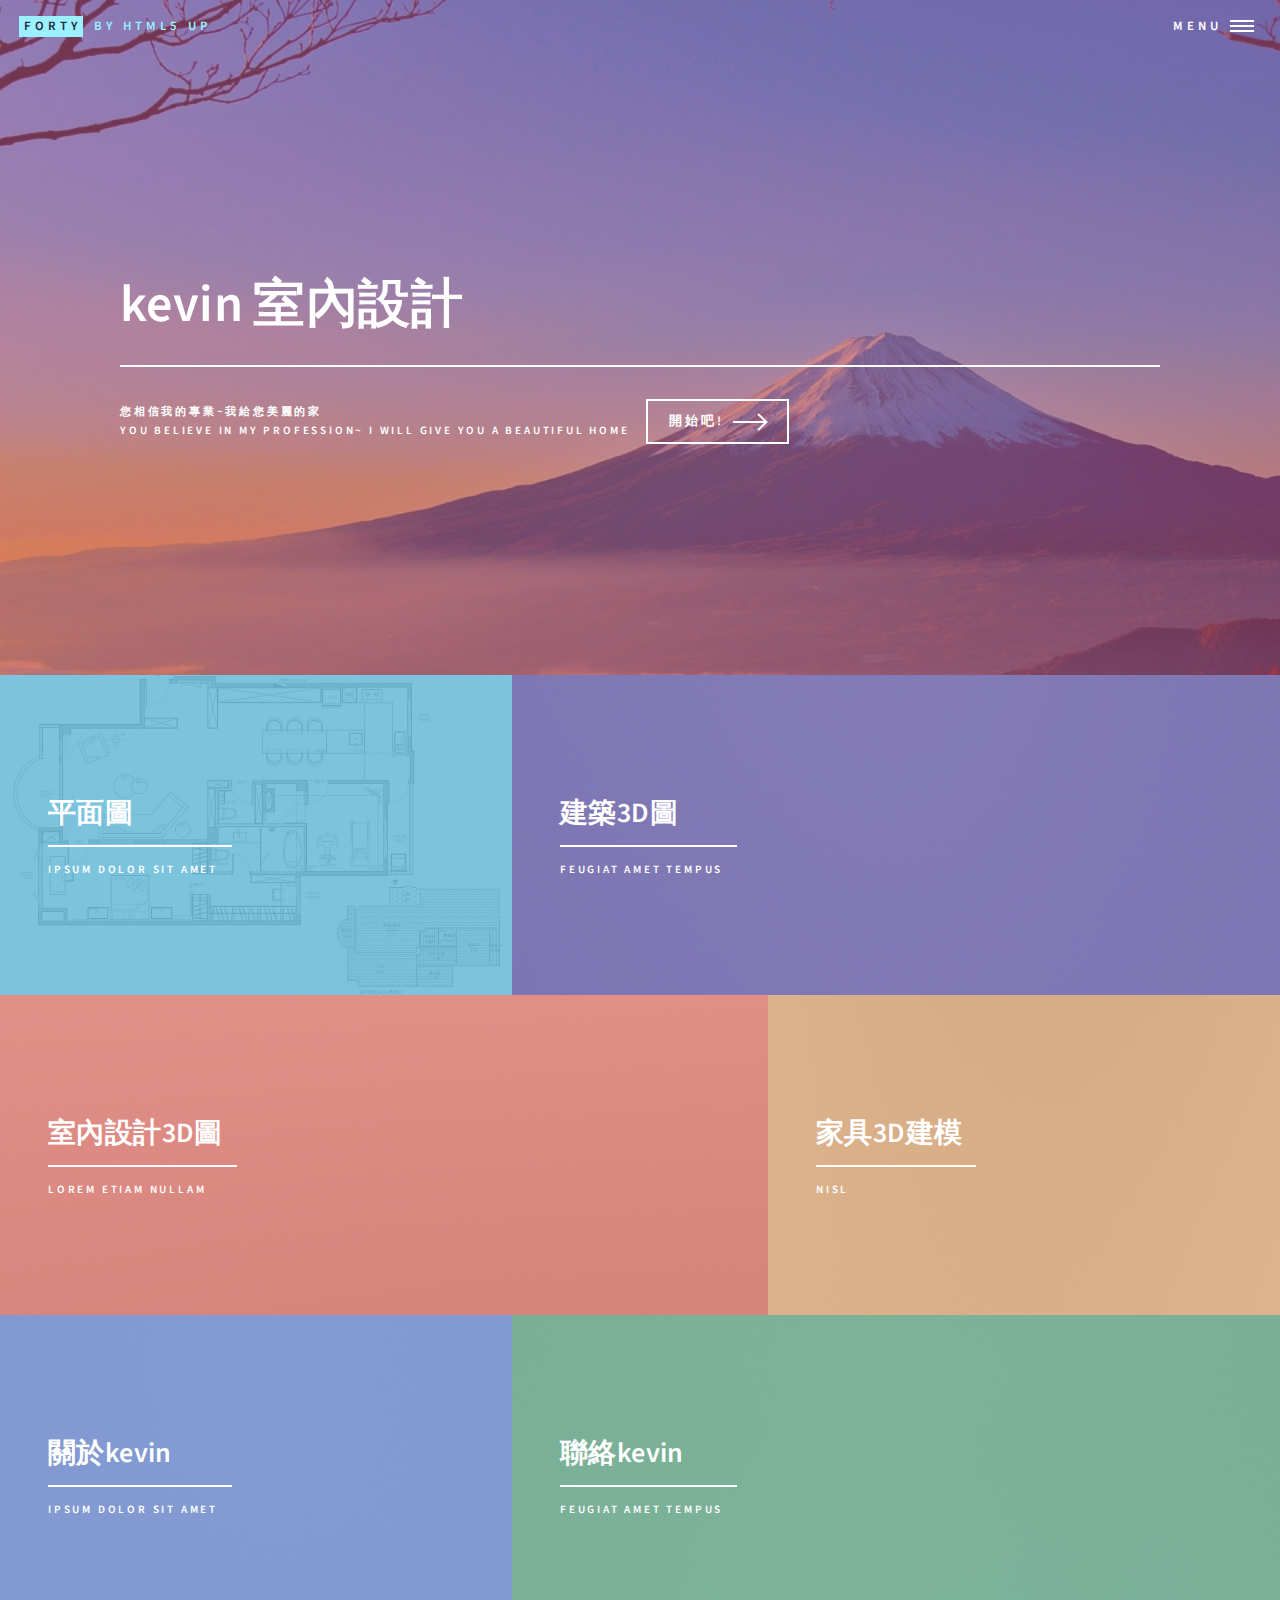
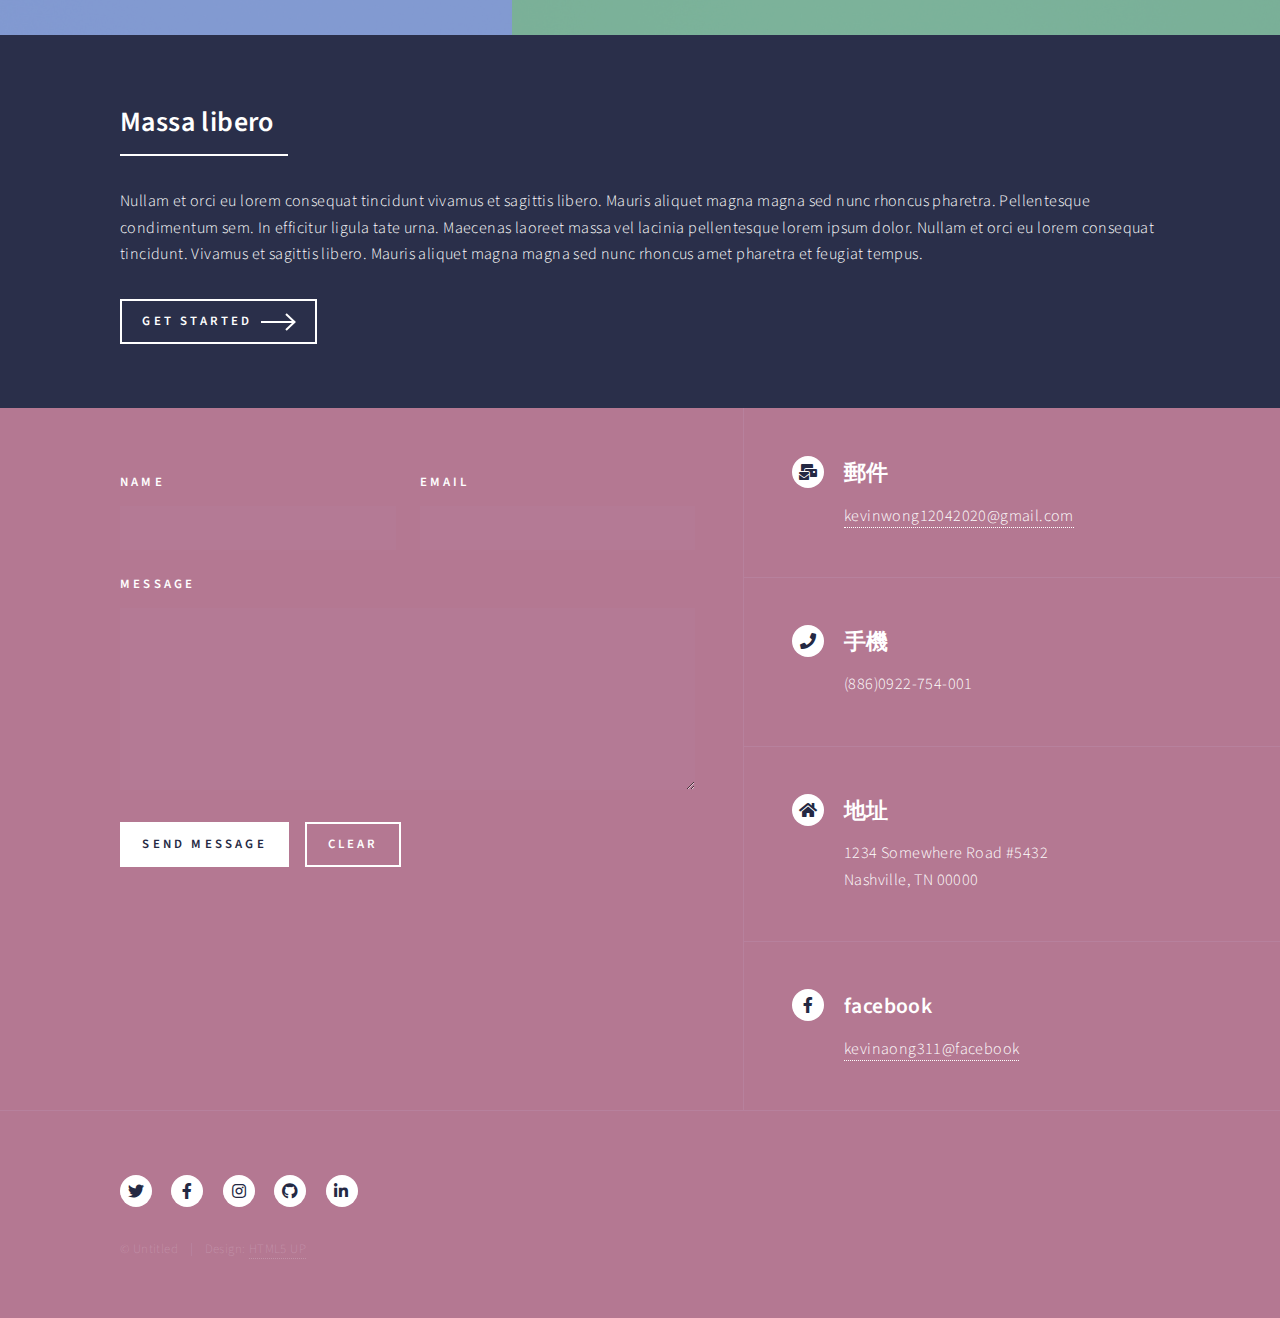
<file: index.html>
<!DOCTYPE HTML>
<!--
	Forty by HTML5 UP
	html5up.net | @ajlkn
	Free for personal and commercial use under the CCA 3.0 license (html5up.net/license)
-->
<html>
	
	<head>
		<link rel="icon" type="image/jpg" href="images/001.jpg">
		<title>kevin網站</title>
		<meta charset="utf-8" />
		<meta name="viewport" content="width=device-width, initial-scale=1, user-scalable=no" />
		<link rel="stylesheet" href="assets/css/main.css" />
		<noscript><link rel="stylesheet" href="assets/css/noscript.css" /></noscript>
	</head>
	<body class="is-preload">
		

		<!-- Wrapper -->
			<div id="wrapper">

				<!-- Header -->
					<header id="header" class="alt">
						<a href="index.html" class="logo"><strong>Forty</strong> <span>by HTML5 UP</span></a>
						<nav>
							<a href="#menu">Menu</a>
						</nav>
					</header>

				<!-- Menu -->
					<nav id="menu">
						<ul class="links">
							<li><a href="index.html">Home</a></li>
							<li><a href="landing.html">Landing</a></li>
							<li><a href="generic.html">平面圖例</a></li>
							<li><a href="elements.html">Elements</a></li>
						</ul>
						<ul class="actions stacked">
							<li><a href="#" class="button primary fit">Get Started</a></li>
							<li><a href="#" class="button fit">Log In</a></li>
						</ul>
					</nav>

				<!-- Banner -->
					<section id="banner" class="major">
						<div class="inner">
							<header class="major">
								<h1>kevin 室內設計
								</h1>
								
							</header>
							<div class="content">
								<p>您相信我的專業~我給您美麗的家<br />
									You believe in my profession~ I will give you a beautiful home</p>
								<ul class="actions">
									<li><a href="#one" class="button next scrolly">開始吧!</a></li>
								</ul>
							</div>
						</div>
					</section>

				<!-- Main -->
					<div id="main">

						<!-- One -->
							<section id="one" class="tiles">
								<article>
									<span class="image">
										<img src="images/w644.jpg" alt="" />
									</span>
									<header class="major">
										<h3><a href="平面圖.html" class="link">平面圖</a></h3>
										<p>Ipsum dolor sit amet</p>
									</header>
								</article>
								<article>
									<span class="image">
										<img src="images/pic02.jpg" alt="" />
									</span>
									<header class="major">
										<h3><a href="建築3D圖.html" class="link">建築3D圖</a></h3>
										<p>feugiat amet tempus</p>
									</header>
								</article>
								<article>
									<span class="image">
										<img src="images/pic03.jpg" alt="" />
									</span>
									<header class="major">
										<h3><a href="室內設計3D圖.html" class="link">室內設計3D圖</a></h3>
										<p>Lorem etiam nullam</p>
									</header>
								</article>
								<article>
									<span class="image">
										<img src="images/pic04.jpg" alt="" />
									</span>
									<header class="major">
										<h3><a href="家具3D建模.html" class="link">家具3D建模</a></h3>
										<p>Nisl  </p>
									</header>
								</article>
								<article>
									<span class="image">
										<img src="images/pic05.jpg" alt="" />
									</span>
									<header class="major">
										<h3><a href="關於kevin.html" class="link">關於kevin</a></h3>
										<p>Ipsum dolor sit amet</p>
									</header>
								</article>
								<article>
									<span class="image">
										<img src="images/pic06.jpg" alt="" />
									</span>
									<header class="major">
										<h3><a href="聯絡kevin.html" class="link">聯絡kevin</a></h3>
										<p>Feugiat amet tempus</p>
									</header>
								</article>
							</section>

						<!-- Two -->
							<section id="two">
								<div class="inner">
									<header class="major">
										<h2>Massa libero</h2>
									</header>
									<p>Nullam et orci eu lorem consequat tincidunt vivamus et sagittis libero. Mauris aliquet magna magna sed nunc rhoncus pharetra. Pellentesque condimentum sem. In efficitur ligula tate urna. Maecenas laoreet massa vel lacinia pellentesque lorem ipsum dolor. Nullam et orci eu lorem consequat tincidunt. Vivamus et sagittis libero. Mauris aliquet magna magna sed nunc rhoncus amet pharetra et feugiat tempus.</p>
									<ul class="actions">
										<li><a href="landing.html" class="button next">Get Started</a></li>
									</ul>
								</div>
							</section>

					</div>

				<!-- Contact -->
					<section id="contact">
						<div class="inner">
							<section>
								<form method="post" action="#">
									<div class="fields">
										<div class="field half">
											<label for="name">Name</label>
											<input type="text" name="name" id="name" />
										</div>
										<div class="field half">
											<label for="email">Email</label>
											<input type="text" name="郵件" id="email" />
										</div>
										<div class="field">
											<label for="message">Message</label>
											<textarea name="message" id="message" rows="6"></textarea>
										</div>
									</div>
									<ul class="actions">
										<li><input type="submit" value="Send Message" class="primary" /></li>
										<li><input type="reset" value="Clear" /></li>
									</ul>
								</form>
							</section>
							<section class="split">
								<section>
									<div class="contact-method">
										<span class="icon solid alt fa-mail-bulk"></span>
										<h3>郵件</h3>
										<a href="#">kevinwong12042020@gmail.com</a>
									</div>
								</section>
							
								<section>
									<div class="contact-method">
										<span class="icon solid alt fa-phone"></span>
										<h3>手機</h3>
										<span>(886)0922-754-001</span>
									</div>
								</section>
								<section>
									<div class="contact-method">
										<span class="icon solid alt fa-home"></span>
										<h3>地址</h3>
										<span>1234 Somewhere Road #5432<br />
										Nashville, TN 00000<br />
										</span>
									</div>
								</section>
								<section>
									<div class="contact-method">
										<span class="icon brands alt fa-facebook-f"></span>
										<h3>facebook</h3>
										<a href="#">kevinaong311@facebook</a>
										
									</div>							
								</section>
							</section>
							
								
						</div>
					</section>

				<!-- Footer -->
					<footer id="footer">
						<div class="inner">
							<ul class="icons">
								<li><a href="#" class="icon brands alt fa-twitter"><span class="label">Twitter</span></a></li>
								<li><a href="#" class="icon brands alt fa-facebook-f"><span class="label">Facebook</span></a></li>
								<li><a href="#" class="icon brands alt fa-instagram"><span class="label">Instagram</span></a></li>
								<li><a href="#" class="icon brands alt fa-github"><span class="label">GitHub</span></a></li>
								<li><a href="#" class="icon brands alt fa-linkedin-in"><span class="label">LinkedIn</span></a></li>
							</ul>
							<ul class="copyright">
								<li>&copy; Untitled</li><li>Design: <a href="https://html5up.net">HTML5 UP</a></li>
							</ul>
						</div>
					</footer>

			</div>

		<!-- Scripts -->
			<script src="assets/js/jquery.min.js"></script>
			<script src="assets/js/jquery.scrolly.min.js"></script>
			<script src="assets/js/jquery.scrollex.min.js"></script>
			<script src="assets/js/browser.min.js"></script>
			<script src="assets/js/breakpoints.min.js"></script>
			<script src="assets/js/util.js"></script>
			<script src="assets/js/main.js"></script>

	</body>
</html>
</file>
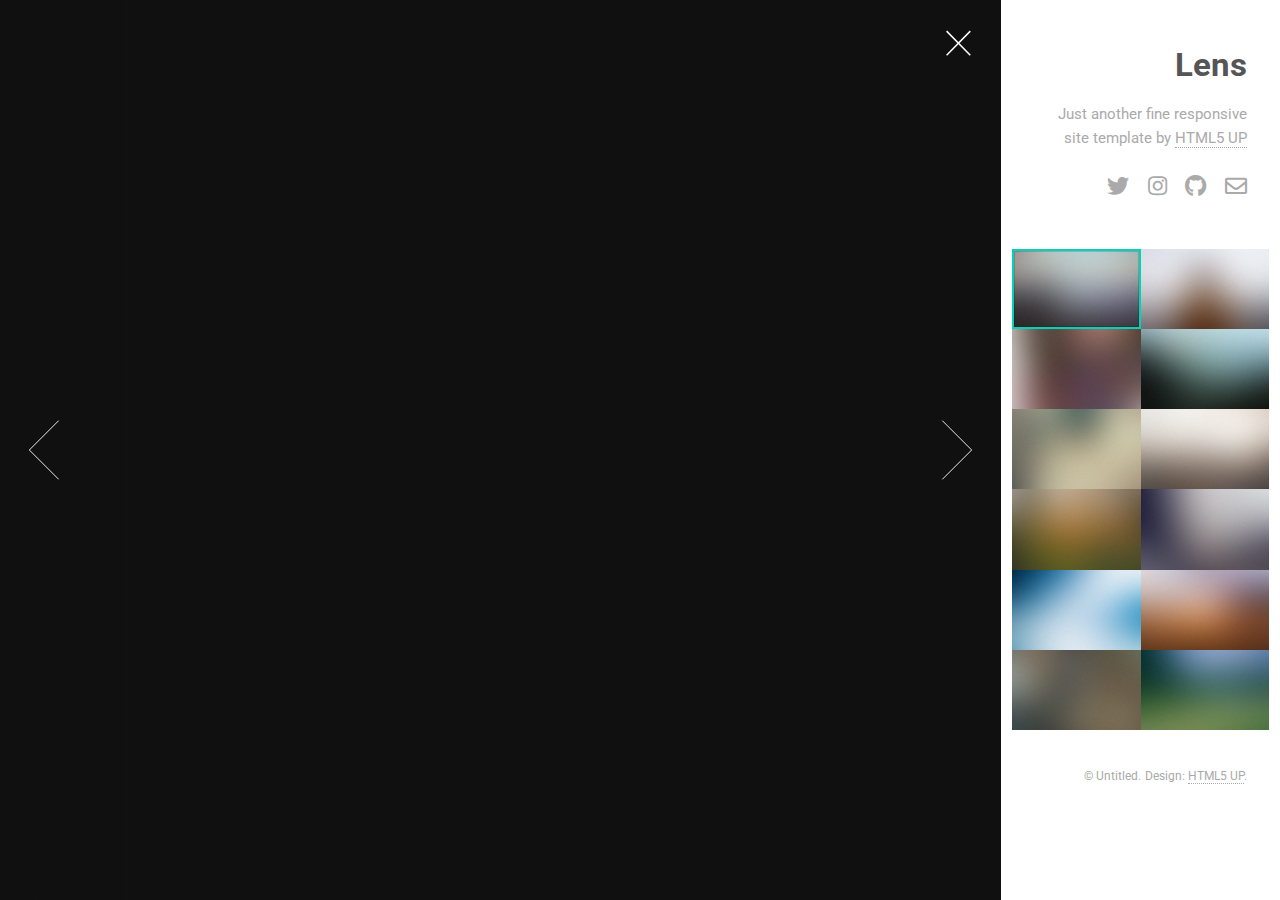
<file: 室內設計3D圖相簿/index.html>
<!DOCTYPE HTML>
<!--
	Lens by HTML5 UP
	html5up.net | @ajlkn
	Free for personal and commercial use under the CCA 3.0 license (html5up.net/license)
-->
<html>
	<head>
		<title>Lens by HTML5 UP</title>
		<meta charset="utf-8" />
		<meta name="viewport" content="width=device-width, initial-scale=1, user-scalable=no" />
		<link rel="stylesheet" href="assets/css/main.css" />
		<noscript><link rel="stylesheet" href="assets/css/noscript.css" /></noscript>
	</head>
	<body class="is-preload-0 is-preload-1 is-preload-2">

		<!-- Main -->
			<div id="main">

				<!-- Header -->
					<header id="header">
						<h1>Lens</h1>
						<p>Just another fine responsive site template by <a href="http://html5up.net">HTML5 UP</a></p>
						<ul class="icons">
							<li><a href="#" class="icon brands fa-twitter"><span class="label">Twitter</span></a></li>
							<li><a href="#" class="icon brands fa-instagram"><span class="label">Instagram</span></a></li>
							<li><a href="#" class="icon brands fa-github"><span class="label">Github</span></a></li>
							<li><a href="#" class="icon fa-envelope"><span class="label">Email</span></a></li>
						</ul>
					</header>

				<!-- Thumbnail -->
					<section id="thumbnails">
						<article>
							<a class="thumbnail" href="images/fulls/01.jpg" data-position="left center"><img src="images/thumbs/01.jpg" alt="" /></a>
							<h2>Diam tempus accumsan</h2>
							<p>Lorem ipsum dolor sit amet, consectetur adipiscing elit.</p>
						</article>
						<article>
							<a class="thumbnail" href="images/fulls/02.jpg"><img src="images/thumbs/02.jpg" alt="" /></a>
							<h2>Vivamus convallis libero</h2>
							<p>Sed velit lacus, laoreet at venenatis convallis in lorem tincidunt.</p>
						</article>
						<article>
							<a class="thumbnail" href="images/fulls/03.jpg" data-position="top center"><img src="images/thumbs/03.jpg" alt="" /></a>
							<h2>Nec accumsan enim felis</h2>
							<p>Maecenas eleifend tellus ut turpis eleifend, vitae pretium faucibus.</p>
						</article>
						<article>
							<a class="thumbnail" href="images/fulls/04.jpg"><img src="images/thumbs/04.jpg" alt="" /></a>
							<h2>Donec maximus nisi eget</h2>
							<p>Tristique in nulla vel congue. Sed sociis natoque parturient nascetur.</p>
						</article>
						<article>
							<a class="thumbnail" href="images/fulls/05.jpg" data-position="top center"><img src="images/thumbs/05.jpg" alt="" /></a>
							<h2>Nullam vitae nunc vulputate</h2>
							<p>In pellentesque cursus velit id posuere. Donec vehicula nulla.</p>
						</article>
						<article>
							<a class="thumbnail" href="images/fulls/06.jpg"><img src="images/thumbs/06.jpg" alt="" /></a>
							<h2>Phasellus magna faucibus</h2>
							<p>Nulla dignissim libero maximus tellus varius dictum ut posuere magna.</p>
						</article>
						<article>
							<a class="thumbnail" href="images/fulls/07.jpg"><img src="images/thumbs/07.jpg" alt="" /></a>
							<h2>Proin quis mauris</h2>
							<p>Etiam ultricies, lorem quis efficitur porttitor, facilisis ante orci urna.</p>
						</article>
						<article>
							<a class="thumbnail" href="images/fulls/08.jpg"><img src="images/thumbs/08.jpg" alt="" /></a>
							<h2>Gravida quis varius enim</h2>
							<p>Nunc egestas congue lorem. Nullam dictum placerat ex sapien tortor mattis.</p>
						</article>
						<article>
							<a class="thumbnail" href="images/fulls/09.jpg"><img src="images/thumbs/09.jpg" alt="" /></a>
							<h2>Morbi eget vitae adipiscing</h2>
							<p>In quis vulputate dui. Maecenas metus elit, dictum praesent lacinia lacus.</p>
						</article>
						<article>
							<a class="thumbnail" href="images/fulls/10.jpg"><img src="images/thumbs/10.jpg" alt="" /></a>
							<h2>Habitant tristique senectus</h2>
							<p>Vestibulum ante ipsum primis in faucibus orci luctus ac tincidunt dolor.</p>
						</article>
						<article>
							<a class="thumbnail" href="images/fulls/11.jpg"><img src="images/thumbs/11.jpg" alt="" /></a>
							<h2>Pharetra ex non faucibus</h2>
							<p>Ut sed magna euismod leo laoreet congue. Fusce congue enim ultricies.</p>
						</article>
						<article>
							<a class="thumbnail" href="images/fulls/12.jpg"><img src="images/thumbs/12.jpg" alt="" /></a>
							<h2>Mattis lorem sodales</h2>
							<p>Feugiat auctor leo massa, nec vestibulum nisl erat faucibus, rutrum nulla.</p>
						</article>
					</section>

				<!-- Footer -->
					<footer id="footer">
						<ul class="copyright">
							<li>&copy; Untitled.</li><li>Design: <a href="http://html5up.net">HTML5 UP</a>.</li>
						</ul>
					</footer>

			</div>

		<!-- Scripts -->
			<script src="assets/js/jquery.min.js"></script>
			<script src="assets/js/browser.min.js"></script>
			<script src="assets/js/breakpoints.min.js"></script>
			<script src="assets/js/main.js"></script>

	</body>
</html>
</file>
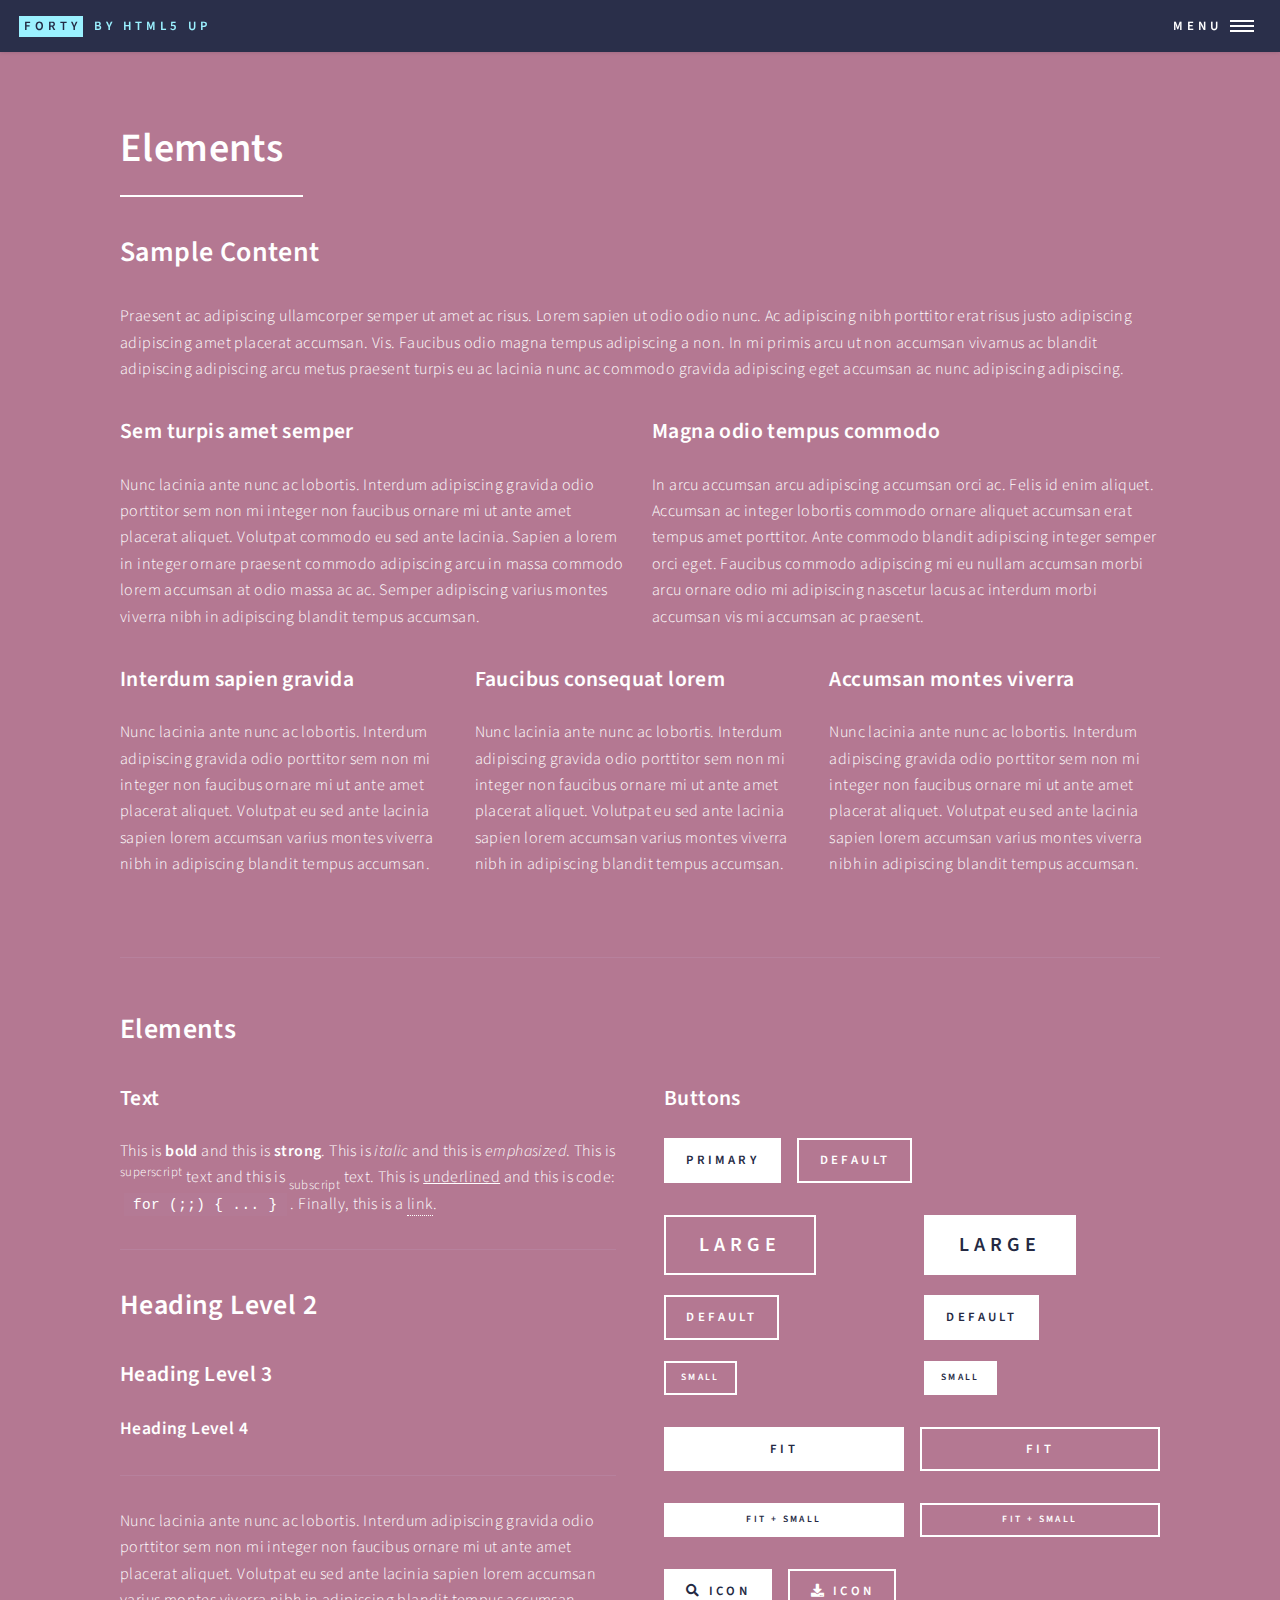
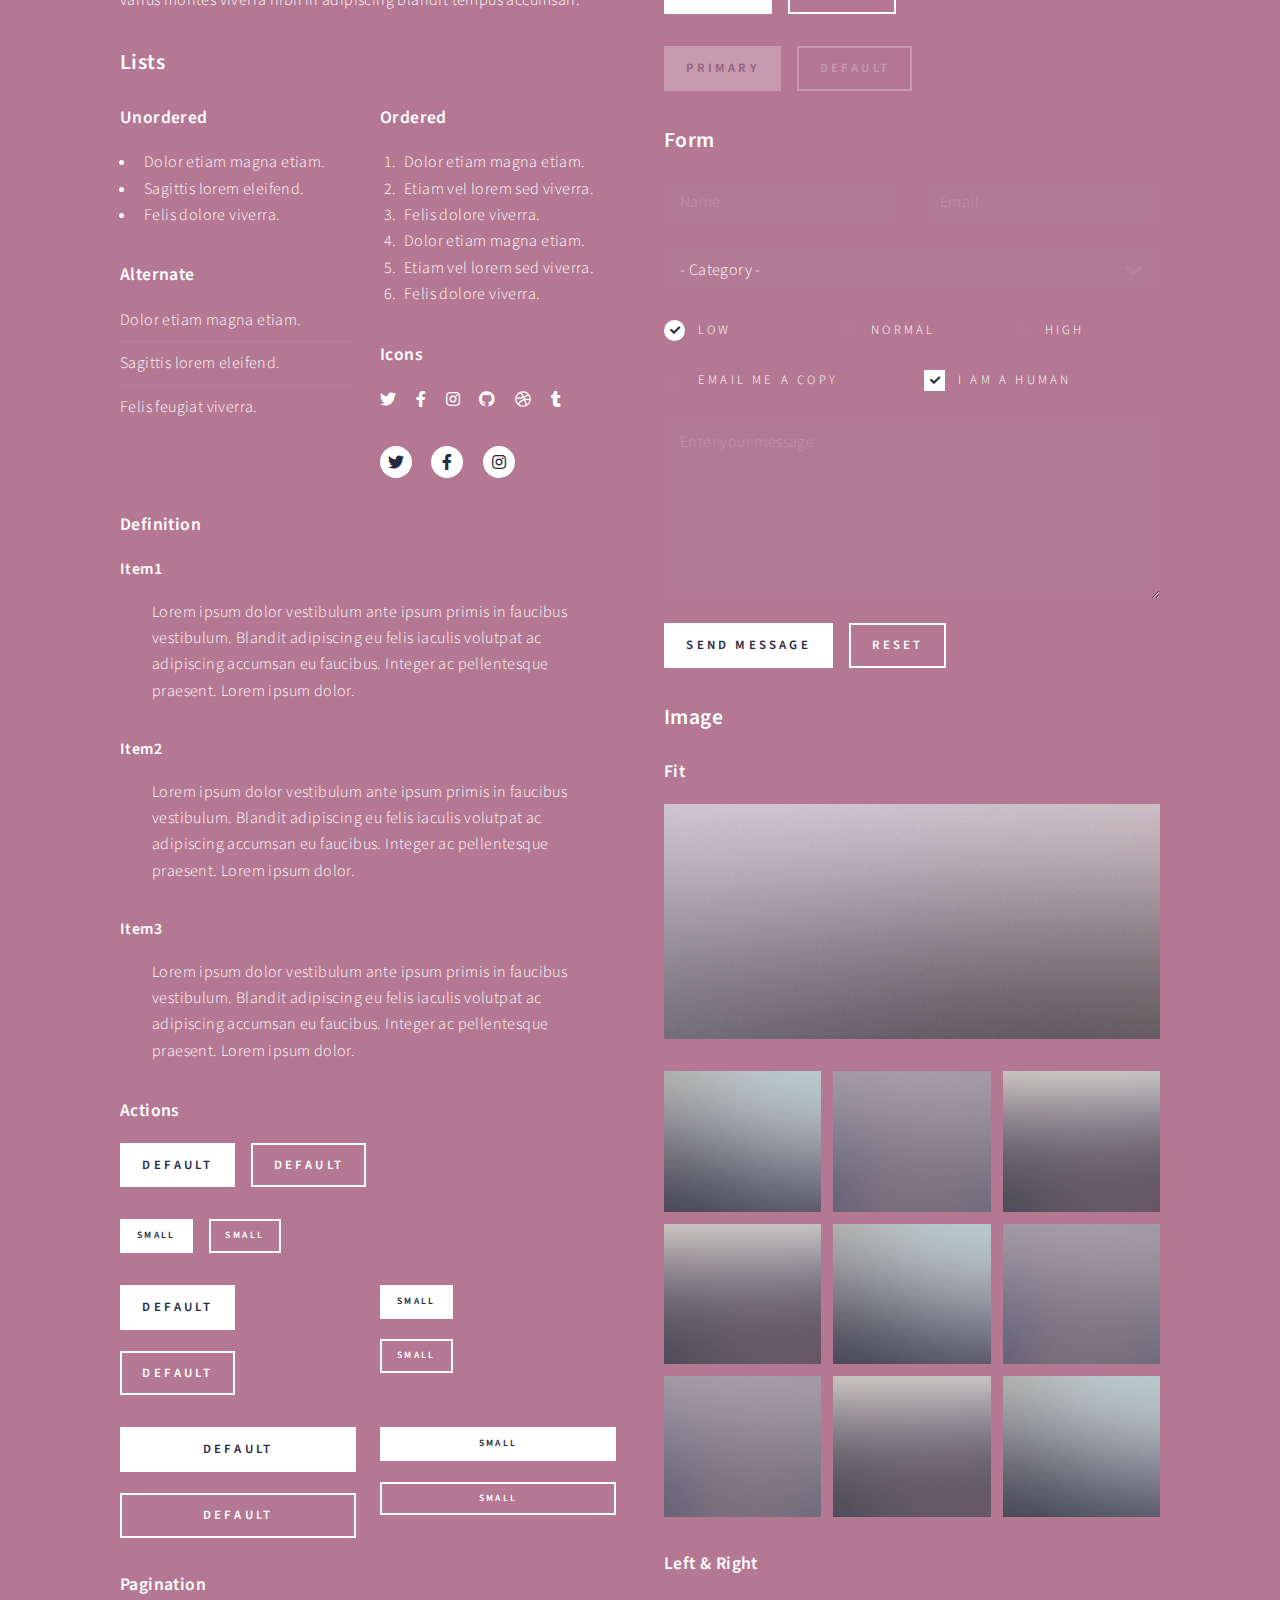
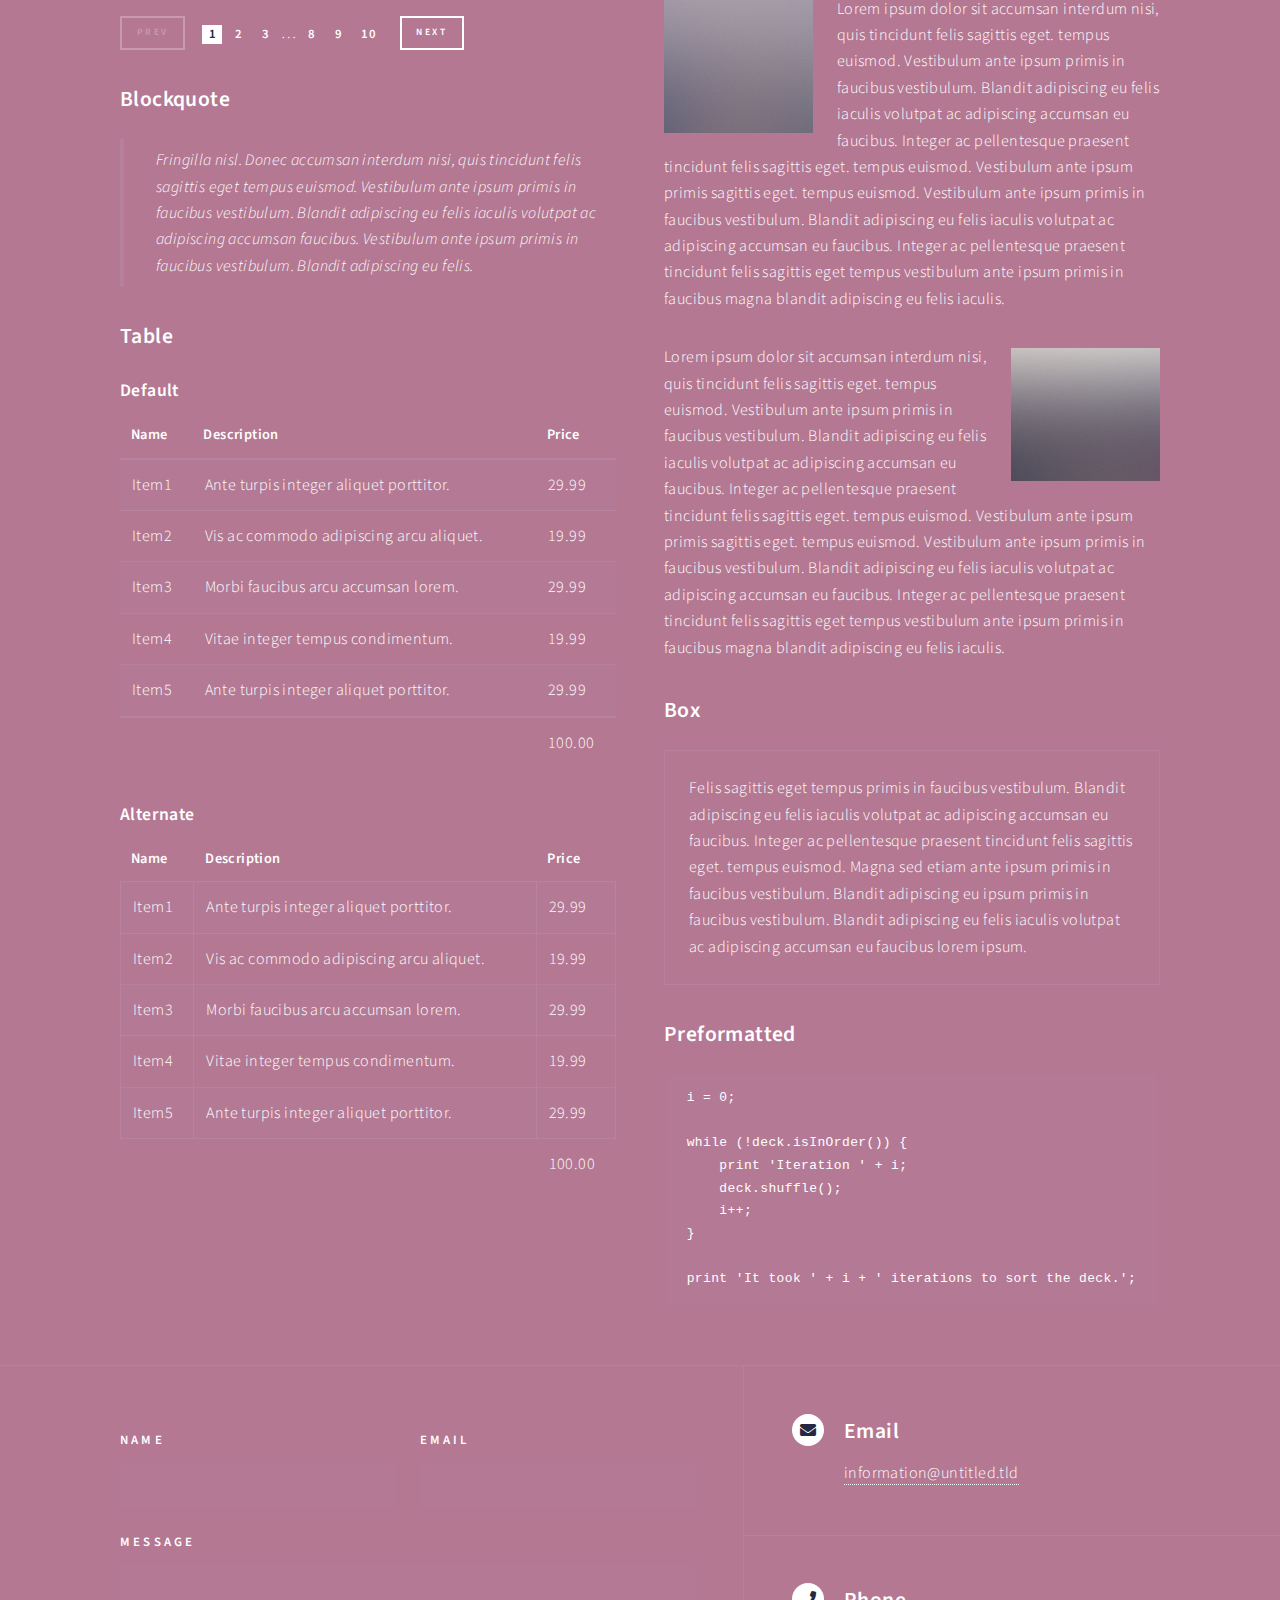
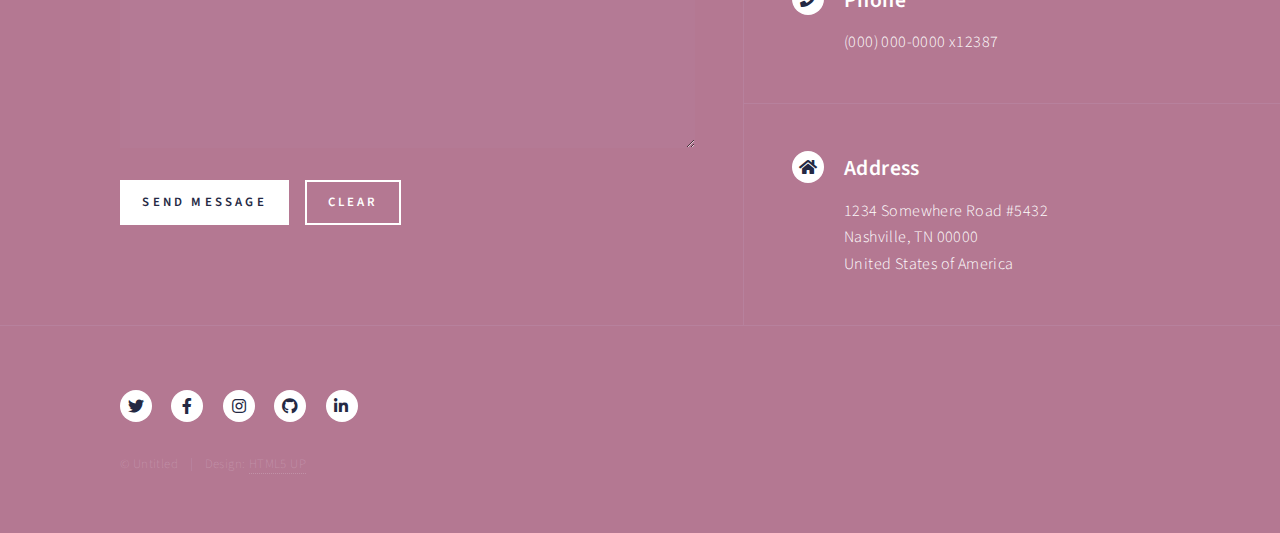
<file: elements.html>
<!DOCTYPE HTML>
<!--
	Forty by HTML5 UP
	html5up.net | @ajlkn
	Free for personal and commercial use under the CCA 3.0 license (html5up.net/license)
-->
<html>
	<head>
		<title>Elements - Forty by HTML5 UP</title>
		<meta charset="utf-8" />
		<meta name="viewport" content="width=device-width, initial-scale=1, user-scalable=no" />
		<link rel="stylesheet" href="assets/css/main.css" />
		<noscript><link rel="stylesheet" href="assets/css/noscript.css" /></noscript>
	</head>
	<body class="is-preload">

		<!-- Wrapper -->
			<div id="wrapper">

				<!-- Header -->
					<header id="header">
						<a href="index.html" class="logo"><strong>Forty</strong> <span>by HTML5 UP</span></a>
						<nav>
							<a href="#menu">Menu</a>
						</nav>
					</header>

				<!-- Menu -->
					<nav id="menu">
						<ul class="links">
							<li><a href="index.html">Home</a></li>
							<li><a href="landing.html">Landing</a></li>
							<li><a href="generic.html">Generic</a></li>
							<li><a href="elements.html">Elements</a></li>
						</ul>
						<ul class="actions stacked">
							<li><a href="#" class="button primary fit">Get Started</a></li>
							<li><a href="#" class="button fit">Log In</a></li>
						</ul>
					</nav>

				<!-- Main -->
					<div id="main" class="alt">

						<!-- One -->
							<section id="one">
								<div class="inner">
									<header class="major">
										<h1>Elements</h1>
									</header>

									<!-- Content -->
										<h2 id="content">Sample Content</h2>
										<p>Praesent ac adipiscing ullamcorper semper ut amet ac risus. Lorem sapien ut odio odio nunc. Ac adipiscing nibh porttitor erat risus justo adipiscing adipiscing amet placerat accumsan. Vis. Faucibus odio magna tempus adipiscing a non. In mi primis arcu ut non accumsan vivamus ac blandit adipiscing adipiscing arcu metus praesent turpis eu ac lacinia nunc ac commodo gravida adipiscing eget accumsan ac nunc adipiscing adipiscing.</p>
										<div class="row">
											<div class="col-6 col-12-small">
												<h3>Sem turpis amet semper</h3>
												<p>Nunc lacinia ante nunc ac lobortis. Interdum adipiscing gravida odio porttitor sem non mi integer non faucibus ornare mi ut ante amet placerat aliquet. Volutpat commodo eu sed ante lacinia. Sapien a lorem in integer ornare praesent commodo adipiscing arcu in massa commodo lorem accumsan at odio massa ac ac. Semper adipiscing varius montes viverra nibh in adipiscing blandit tempus accumsan.</p>
											</div>
											<div class="col-6 col-12-small">
												<h3>Magna odio tempus commodo</h3>
												<p>In arcu accumsan arcu adipiscing accumsan orci ac. Felis id enim aliquet. Accumsan ac integer lobortis commodo ornare aliquet accumsan erat tempus amet porttitor. Ante commodo blandit adipiscing integer semper orci eget. Faucibus commodo adipiscing mi eu nullam accumsan morbi arcu ornare odio mi adipiscing nascetur lacus ac interdum morbi accumsan vis mi accumsan ac praesent.</p>
											</div>
											<!-- Break -->
											<div class="col-4 col-12-medium">
												<h3>Interdum sapien gravida</h3>
												<p>Nunc lacinia ante nunc ac lobortis. Interdum adipiscing gravida odio porttitor sem non mi integer non faucibus ornare mi ut ante amet placerat aliquet. Volutpat eu sed ante lacinia sapien lorem accumsan varius montes viverra nibh in adipiscing blandit tempus accumsan.</p>
											</div>
											<div class="col-4 col-12-medium">
												<h3>Faucibus consequat lorem</h3>
												<p>Nunc lacinia ante nunc ac lobortis. Interdum adipiscing gravida odio porttitor sem non mi integer non faucibus ornare mi ut ante amet placerat aliquet. Volutpat eu sed ante lacinia sapien lorem accumsan varius montes viverra nibh in adipiscing blandit tempus accumsan.</p>
											</div>
											<div class="col-4 col-12-medium">
												<h3>Accumsan montes viverra</h3>
												<p>Nunc lacinia ante nunc ac lobortis. Interdum adipiscing gravida odio porttitor sem non mi integer non faucibus ornare mi ut ante amet placerat aliquet. Volutpat eu sed ante lacinia sapien lorem accumsan varius montes viverra nibh in adipiscing blandit tempus accumsan.</p>
											</div>
										</div>

									<hr class="major" />

									<!-- Elements -->
										<h2 id="elements">Elements</h2>
										<div class="row gtr-200">
											<div class="col-6 col-12-medium">

												<!-- Text stuff -->
													<h3>Text</h3>
													<p>This is <b>bold</b> and this is <strong>strong</strong>. This is <i>italic</i> and this is <em>emphasized</em>.
													This is <sup>superscript</sup> text and this is <sub>subscript</sub> text.
													This is <u>underlined</u> and this is code: <code>for (;;) { ... }</code>.
													Finally, this is a <a href="#">link</a>.</p>
													<hr />
													<h2>Heading Level 2</h2>
													<h3>Heading Level 3</h3>
													<h4>Heading Level 4</h4>
													<hr />
													<p>Nunc lacinia ante nunc ac lobortis. Interdum adipiscing gravida odio porttitor sem non mi integer non faucibus ornare mi ut ante amet placerat aliquet. Volutpat eu sed ante lacinia sapien lorem accumsan varius montes viverra nibh in adipiscing blandit tempus accumsan.</p>

												<!-- Lists -->
													<h3>Lists</h3>
													<div class="row">
														<div class="col-6 col-12-small">

															<h4>Unordered</h4>
															<ul>
																<li>Dolor etiam magna etiam.</li>
																<li>Sagittis lorem eleifend.</li>
																<li>Felis dolore viverra.</li>
															</ul>

															<h4>Alternate</h4>
															<ul class="alt">
																<li>Dolor etiam magna etiam.</li>
																<li>Sagittis lorem eleifend.</li>
																<li>Felis feugiat viverra.</li>
															</ul>

														</div>
														<div class="col-6 col-12-small">

															<h4>Ordered</h4>
															<ol>
																<li>Dolor etiam magna etiam.</li>
																<li>Etiam vel lorem sed viverra.</li>
																<li>Felis dolore viverra.</li>
																<li>Dolor etiam magna etiam.</li>
																<li>Etiam vel lorem sed viverra.</li>
																<li>Felis dolore viverra.</li>
															</ol>

															<h4>Icons</h4>
															<ul class="icons">
																<li><a href="#" class="icon brands fa-twitter"><span class="label">Twitter</span></a></li>
																<li><a href="#" class="icon brands fa-facebook-f"><span class="label">Facebook</span></a></li>
																<li><a href="#" class="icon brands fa-instagram"><span class="label">Instagram</span></a></li>
																<li><a href="#" class="icon brands fa-github"><span class="label">Github</span></a></li>
																<li><a href="#" class="icon brands fa-dribbble"><span class="label">Dribbble</span></a></li>
																<li><a href="#" class="icon brands fa-tumblr"><span class="label">Tumblr</span></a></li>
															</ul>
															<ul class="icons">
																<li><a href="#" class="icon brands alt fa-twitter"><span class="label">Twitter</span></a></li>
																<li><a href="#" class="icon brands alt fa-facebook-f"><span class="label">Facebook</span></a></li>
																<li><a href="#" class="icon brands alt fa-instagram"><span class="label">Instagram</span></a></li>
															</ul>

														</div>
													</div>
													<h4>Definition</h4>
													<dl>
														<dt>Item1</dt>
														<dd>
															<p>Lorem ipsum dolor vestibulum ante ipsum primis in faucibus vestibulum. Blandit adipiscing eu felis iaculis volutpat ac adipiscing accumsan eu faucibus. Integer ac pellentesque praesent. Lorem ipsum dolor.</p>
														</dd>
														<dt>Item2</dt>
														<dd>
															<p>Lorem ipsum dolor vestibulum ante ipsum primis in faucibus vestibulum. Blandit adipiscing eu felis iaculis volutpat ac adipiscing accumsan eu faucibus. Integer ac pellentesque praesent. Lorem ipsum dolor.</p>
														</dd>
														<dt>Item3</dt>
														<dd>
															<p>Lorem ipsum dolor vestibulum ante ipsum primis in faucibus vestibulum. Blandit adipiscing eu felis iaculis volutpat ac adipiscing accumsan eu faucibus. Integer ac pellentesque praesent. Lorem ipsum dolor.</p>
														</dd>
													</dl>

													<h4>Actions</h4>
													<ul class="actions">
														<li><a href="#" class="button primary">Default</a></li>
														<li><a href="#" class="button">Default</a></li>
													</ul>
													<ul class="actions small">
														<li><a href="#" class="button primary small">Small</a></li>
														<li><a href="#" class="button small">Small</a></li>
													</ul>
													<div class="row">
														<div class="col-6 col-12-small">
															<ul class="actions stacked">
																<li><a href="#" class="button primary">Default</a></li>
																<li><a href="#" class="button">Default</a></li>
															</ul>
														</div>
														<div class="col-6 col-12-small">
															<ul class="actions stacked">
																<li><a href="#" class="button primary small">Small</a></li>
																<li><a href="#" class="button small">Small</a></li>
															</ul>
														</div>
														<div class="col-6 col-12-small">
															<ul class="actions stacked">
																<li><a href="#" class="button primary fit">Default</a></li>
																<li><a href="#" class="button fit">Default</a></li>
															</ul>
														</div>
														<div class="col-6 col-12-small">
															<ul class="actions stacked">
																<li><a href="#" class="button primary small fit">Small</a></li>
																<li><a href="#" class="button small fit">Small</a></li>
															</ul>
														</div>
													</div>

													<h4>Pagination</h4>
													<ul class="pagination">
														<li><span class="button small disabled">Prev</span></li>
														<li><a href="#" class="page active">1</a></li>
														<li><a href="#" class="page">2</a></li>
														<li><a href="#" class="page">3</a></li>
														<li><span>&hellip;</span></li>
														<li><a href="#" class="page">8</a></li>
														<li><a href="#" class="page">9</a></li>
														<li><a href="#" class="page">10</a></li>
														<li><a href="#" class="button small">Next</a></li>
													</ul>

												<!-- Blockquote -->
													<h3>Blockquote</h3>
													<blockquote>Fringilla nisl. Donec accumsan interdum nisi, quis tincidunt felis sagittis eget tempus euismod. Vestibulum ante ipsum primis in faucibus vestibulum. Blandit adipiscing eu felis iaculis volutpat ac adipiscing accumsan faucibus. Vestibulum ante ipsum primis in faucibus vestibulum. Blandit adipiscing eu felis.</blockquote>

												<!-- Table -->
													<h3>Table</h3>

													<h4>Default</h4>
													<div class="table-wrapper">
														<table>
															<thead>
																<tr>
																	<th>Name</th>
																	<th>Description</th>
																	<th>Price</th>
																</tr>
															</thead>
															<tbody>
																<tr>
																	<td>Item1</td>
																	<td>Ante turpis integer aliquet porttitor.</td>
																	<td>29.99</td>
																</tr>
																<tr>
																	<td>Item2</td>
																	<td>Vis ac commodo adipiscing arcu aliquet.</td>
																	<td>19.99</td>
																</tr>
																<tr>
																	<td>Item3</td>
																	<td> Morbi faucibus arcu accumsan lorem.</td>
																	<td>29.99</td>
																</tr>
																<tr>
																	<td>Item4</td>
																	<td>Vitae integer tempus condimentum.</td>
																	<td>19.99</td>
																</tr>
																<tr>
																	<td>Item5</td>
																	<td>Ante turpis integer aliquet porttitor.</td>
																	<td>29.99</td>
																</tr>
															</tbody>
															<tfoot>
																<tr>
																	<td colspan="2"></td>
																	<td>100.00</td>
																</tr>
															</tfoot>
														</table>
													</div>

													<h4>Alternate</h4>
													<div class="table-wrapper">
														<table class="alt">
															<thead>
																<tr>
																	<th>Name</th>
																	<th>Description</th>
																	<th>Price</th>
																</tr>
															</thead>
															<tbody>
																<tr>
																	<td>Item1</td>
																	<td>Ante turpis integer aliquet porttitor.</td>
																	<td>29.99</td>
																</tr>
																<tr>
																	<td>Item2</td>
																	<td>Vis ac commodo adipiscing arcu aliquet.</td>
																	<td>19.99</td>
																</tr>
																<tr>
																	<td>Item3</td>
																	<td> Morbi faucibus arcu accumsan lorem.</td>
																	<td>29.99</td>
																</tr>
																<tr>
																	<td>Item4</td>
																	<td>Vitae integer tempus condimentum.</td>
																	<td>19.99</td>
																</tr>
																<tr>
																	<td>Item5</td>
																	<td>Ante turpis integer aliquet porttitor.</td>
																	<td>29.99</td>
																</tr>
															</tbody>
															<tfoot>
																<tr>
																	<td colspan="2"></td>
																	<td>100.00</td>
																</tr>
															</tfoot>
														</table>
													</div>

											</div>
											<div class="col-6 col-12-medium">

												<!-- Buttons -->
													<h3>Buttons</h3>
													<ul class="actions">
														<li><a href="#" class="button primary">Primary</a></li>
														<li><a href="#" class="button">Default</a></li>
													</ul>
													<div class="row">
														<div class="col-6 col-12-xsmall">
															<ul class="actions stacked">
																<li><a href="#" class="button large">Large</a></li>
																<li><a href="#" class="button">Default</a></li>
																<li><a href="#" class="button small">Small</a></li>
															</ul>
														</div>
														<div class="col-6 col-12-xsmall">
															<ul class="actions stacked">
																<li><a href="#" class="button primary large">Large</a></li>
																<li><a href="#" class="button primary">Default</a></li>
																<li><a href="#" class="button primary small">Small</a></li>
															</ul>
														</div>
													</div>
													<ul class="actions fit">
														<li><a href="#" class="button primary fit">Fit</a></li>
														<li><a href="#" class="button fit">Fit</a></li>
													</ul>
													<ul class="actions fit small">
														<li><a href="#" class="button primary fit small">Fit + Small</a></li>
														<li><a href="#" class="button fit small">Fit + Small</a></li>
													</ul>
													<ul class="actions">
														<li><a href="#" class="button primary icon solid fa-search">Icon</a></li>
														<li><a href="#" class="button icon solid fa-download">Icon</a></li>
													</ul>
													<ul class="actions">
														<li><span class="button primary disabled">Primary</span></li>
														<li><span class="button disabled">Default</span></li>
													</ul>

												<!-- Form -->
													<h3>Form</h3>

													<form method="post" action="#">
														<div class="row gtr-uniform">
															<div class="col-6 col-12-xsmall">
																<input type="text" name="demo-name" id="demo-name" value="" placeholder="Name" />
															</div>
															<div class="col-6 col-12-xsmall">
																<input type="email" name="demo-email" id="demo-email" value="" placeholder="Email" />
															</div>
															<!-- Break -->
															<div class="col-12">
																<select name="demo-category" id="demo-category">
																	<option value="">- Category -</option>
																	<option value="1">Manufacturing</option>
																	<option value="1">Shipping</option>
																	<option value="1">Administration</option>
																	<option value="1">Human Resources</option>
																</select>
															</div>
															<!-- Break -->
															<div class="col-4 col-12-small">
																<input type="radio" id="demo-priority-low" name="demo-priority" checked>
																<label for="demo-priority-low">Low</label>
															</div>
															<div class="col-4 col-12-small">
																<input type="radio" id="demo-priority-normal" name="demo-priority">
																<label for="demo-priority-normal">Normal</label>
															</div>
															<div class="col-4 col-12-small">
																<input type="radio" id="demo-priority-high" name="demo-priority">
																<label for="demo-priority-high">High</label>
															</div>
															<!-- Break -->
															<div class="col-6 col-12-small">
																<input type="checkbox" id="demo-copy" name="demo-copy">
																<label for="demo-copy">Email me a copy</label>
															</div>
															<div class="col-6 col-12-small">
																<input type="checkbox" id="demo-human" name="demo-human" checked>
																<label for="demo-human">I am a human</label>
															</div>
															<!-- Break -->
															<div class="col-12">
																<textarea name="demo-message" id="demo-message" placeholder="Enter your message" rows="6"></textarea>
															</div>
															<!-- Break -->
															<div class="col-12">
																<ul class="actions">
																	<li><input type="submit" value="Send Message" class="primary" /></li>
																	<li><input type="reset" value="Reset" /></li>
																</ul>
															</div>
														</div>
													</form>

												<!-- Image -->
													<h3>Image</h3>

													<h4>Fit</h4>
													<span class="image fit"><img src="images/pic03.jpg" alt="" /></span>
													<div class="box alt">
														<div class="row gtr-50 gtr-uniform">
															<div class="col-4"><span class="image fit"><img src="images/pic08.jpg" alt="" /></span></div>
															<div class="col-4"><span class="image fit"><img src="images/pic09.jpg" alt="" /></span></div>
															<div class="col-4"><span class="image fit"><img src="images/pic10.jpg" alt="" /></span></div>
															<!-- Break -->
															<div class="col-4"><span class="image fit"><img src="images/pic10.jpg" alt="" /></span></div>
															<div class="col-4"><span class="image fit"><img src="images/pic08.jpg" alt="" /></span></div>
															<div class="col-4"><span class="image fit"><img src="images/pic09.jpg" alt="" /></span></div>
															<!-- Break -->
															<div class="col-4"><span class="image fit"><img src="images/pic09.jpg" alt="" /></span></div>
															<div class="col-4"><span class="image fit"><img src="images/pic10.jpg" alt="" /></span></div>
															<div class="col-4"><span class="image fit"><img src="images/pic08.jpg" alt="" /></span></div>
														</div>
													</div>

													<h4>Left &amp; Right</h4>
													<p><span class="image left"><img src="images/pic09.jpg" alt="" /></span>Lorem ipsum dolor sit accumsan interdum nisi, quis tincidunt felis sagittis eget. tempus euismod. Vestibulum ante ipsum primis in faucibus vestibulum. Blandit adipiscing eu felis iaculis volutpat ac adipiscing accumsan eu faucibus. Integer ac pellentesque praesent tincidunt felis sagittis eget. tempus euismod. Vestibulum ante ipsum primis sagittis eget. tempus euismod. Vestibulum ante ipsum primis in faucibus vestibulum. Blandit adipiscing eu felis iaculis volutpat ac adipiscing accumsan eu faucibus. Integer ac pellentesque praesent tincidunt felis sagittis eget tempus vestibulum ante ipsum primis in faucibus magna blandit adipiscing eu felis iaculis.</p>
													<p><span class="image right"><img src="images/pic10.jpg" alt="" /></span>Lorem ipsum dolor sit accumsan interdum nisi, quis tincidunt felis sagittis eget. tempus euismod. Vestibulum ante ipsum primis in faucibus vestibulum. Blandit adipiscing eu felis iaculis volutpat ac adipiscing accumsan eu faucibus. Integer ac pellentesque praesent tincidunt felis sagittis eget. tempus euismod. Vestibulum ante ipsum primis sagittis eget. tempus euismod. Vestibulum ante ipsum primis in faucibus vestibulum. Blandit adipiscing eu felis iaculis volutpat ac adipiscing accumsan eu faucibus. Integer ac pellentesque praesent tincidunt felis sagittis eget tempus vestibulum ante ipsum primis in faucibus magna blandit adipiscing eu felis iaculis.</p>

												<!-- Box -->
													<h3>Box</h3>
													<div class="box">
														<p>Felis sagittis eget tempus primis in faucibus vestibulum. Blandit adipiscing eu felis iaculis volutpat ac adipiscing accumsan eu faucibus. Integer ac pellentesque praesent tincidunt felis sagittis eget. tempus euismod. Magna sed etiam ante ipsum primis in faucibus vestibulum. Blandit adipiscing eu ipsum primis in faucibus vestibulum. Blandit adipiscing eu felis iaculis volutpat ac adipiscing accumsan eu faucibus lorem ipsum.</p>
													</div>

												<!-- Preformatted Code -->
													<h3>Preformatted</h3>
													<pre><code>i = 0;

while (!deck.isInOrder()) {
    print 'Iteration ' + i;
    deck.shuffle();
    i++;
}

print 'It took ' + i + ' iterations to sort the deck.';
</code></pre>

											</div>
										</div>

								</div>
							</section>

					</div>

				<!-- Contact -->
					<section id="contact">
						<div class="inner">
							<section>
								<form method="post" action="#">
									<div class="fields">
										<div class="field half">
											<label for="name">Name</label>
											<input type="text" name="name" id="name" />
										</div>
										<div class="field half">
											<label for="email">Email</label>
											<input type="text" name="email" id="email" />
										</div>
										<div class="field">
											<label for="message">Message</label>
											<textarea name="message" id="message" rows="6"></textarea>
										</div>
									</div>
									<ul class="actions">
										<li><input type="submit" value="Send Message" class="primary" /></li>
										<li><input type="reset" value="Clear" /></li>
									</ul>
								</form>
							</section>
							<section class="split">
								<section>
									<div class="contact-method">
										<span class="icon solid alt fa-envelope"></span>
										<h3>Email</h3>
										<a href="#">information@untitled.tld</a>
									</div>
								</section>
								<section>
									<div class="contact-method">
										<span class="icon solid alt fa-phone"></span>
										<h3>Phone</h3>
										<span>(000) 000-0000 x12387</span>
									</div>
								</section>
								<section>
									<div class="contact-method">
										<span class="icon solid alt fa-home"></span>
										<h3>Address</h3>
										<span>1234 Somewhere Road #5432<br />
										Nashville, TN 00000<br />
										United States of America</span>
									</div>
								</section>
							</section>
						</div>
					</section>

				<!-- Footer -->
					<footer id="footer">
						<div class="inner">
							<ul class="icons">
								<li><a href="#" class="icon brands alt fa-twitter"><span class="label">Twitter</span></a></li>
								<li><a href="#" class="icon brands alt fa-facebook-f"><span class="label">Facebook</span></a></li>
								<li><a href="#" class="icon brands alt fa-instagram"><span class="label">Instagram</span></a></li>
								<li><a href="#" class="icon brands alt fa-github"><span class="label">GitHub</span></a></li>
								<li><a href="#" class="icon brands alt fa-linkedin-in"><span class="label">LinkedIn</span></a></li>
							</ul>
							<ul class="copyright">
								<li>&copy; Untitled</li><li>Design: <a href="https://html5up.net">HTML5 UP</a></li>
							</ul>
						</div>
					</footer>

			</div>

		<!-- Scripts -->
			<script src="assets/js/jquery.min.js"></script>
			<script src="assets/js/jquery.scrolly.min.js"></script>
			<script src="assets/js/jquery.scrollex.min.js"></script>
			<script src="assets/js/browser.min.js"></script>
			<script src="assets/js/breakpoints.min.js"></script>
			<script src="assets/js/util.js"></script>
			<script src="assets/js/main.js"></script>

	</body>
</html>
</file>
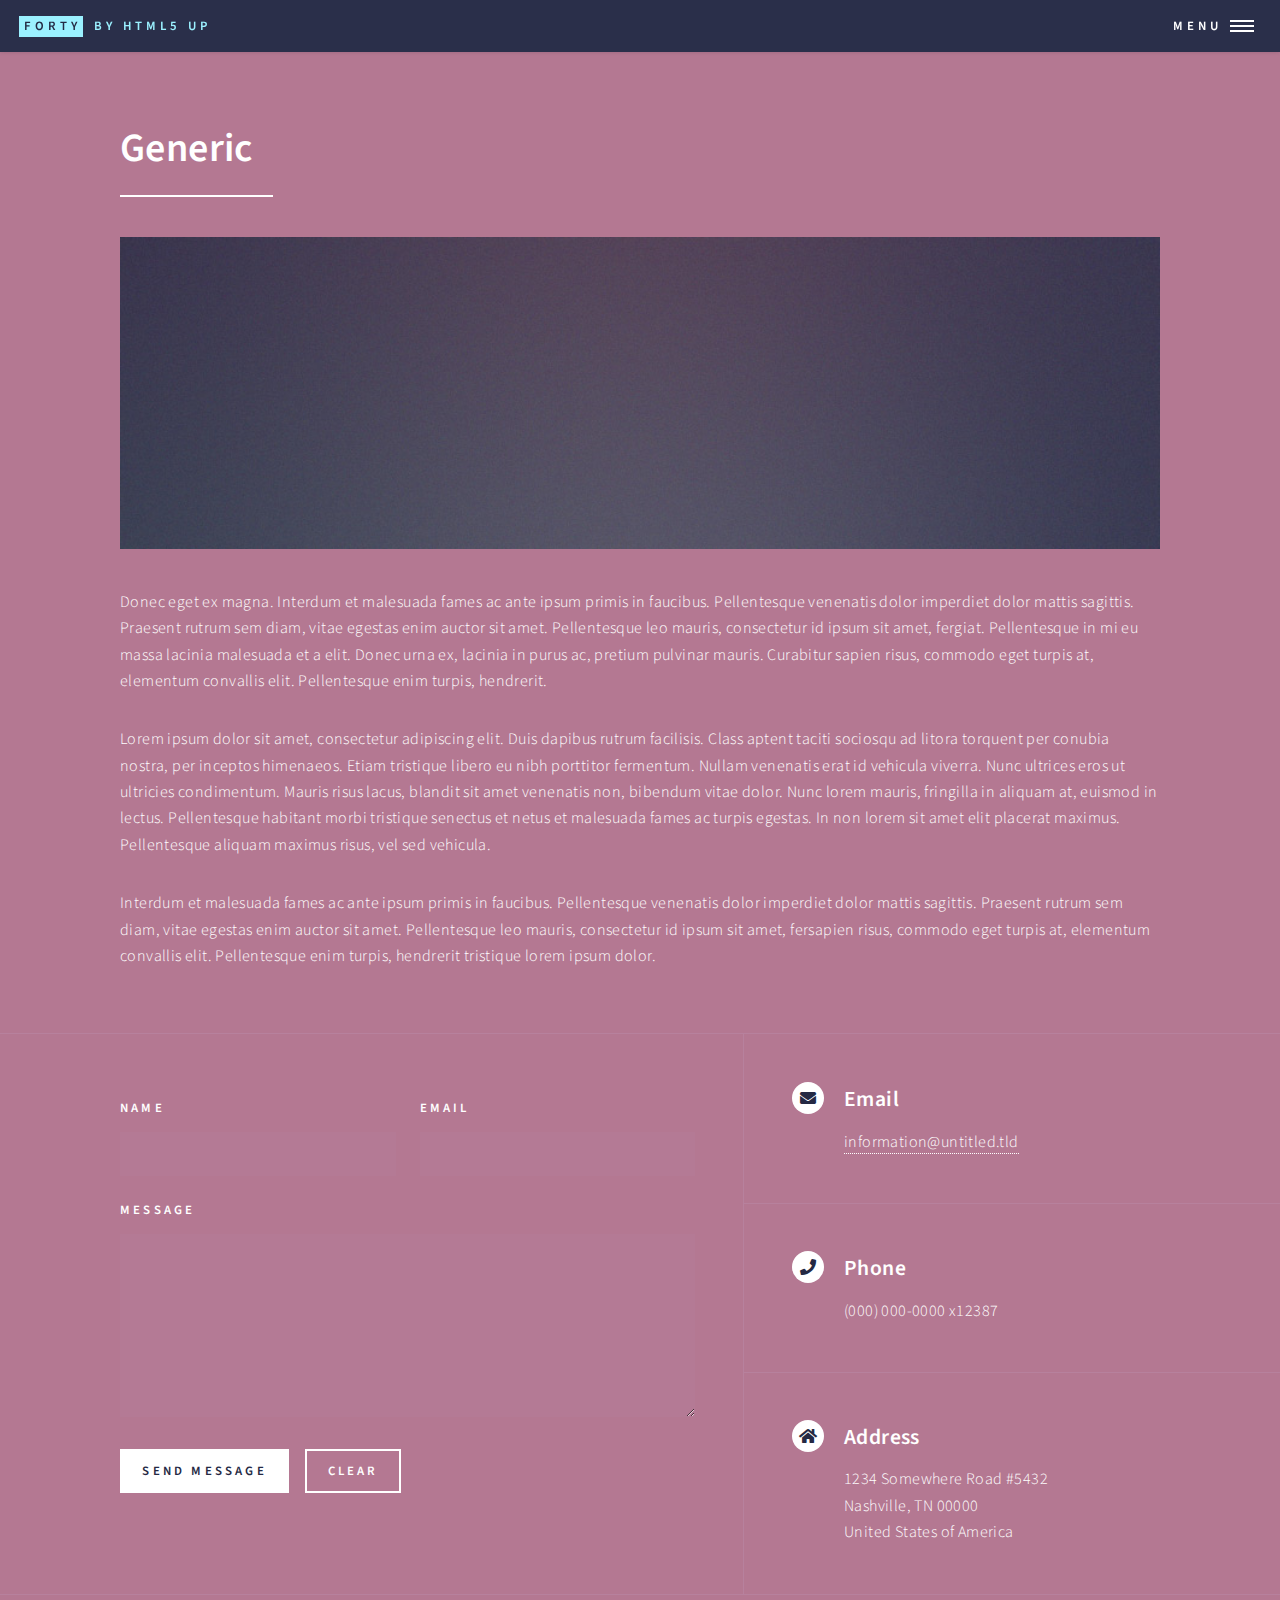
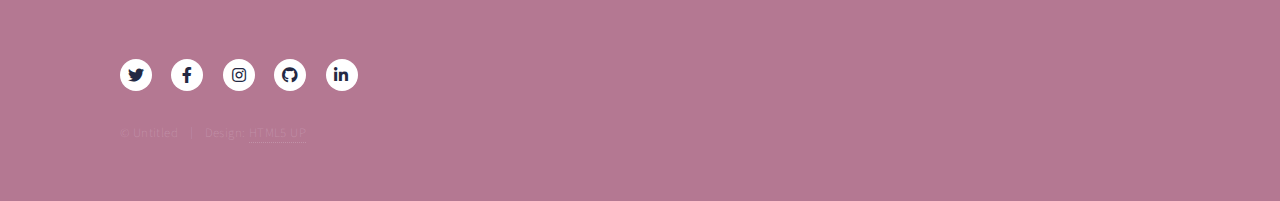
<file: generic.html>
<!DOCTYPE HTML>
<!--
	Forty by HTML5 UP
	html5up.net | @ajlkn
	Free for personal and commercial use under the CCA 3.0 license (html5up.net/license)
-->
<html>
	<head>
		<title>平面圖例 - Forty by HTML5 UP</title>
		<meta charset="utf-8" />
		<meta name="viewport" content="width=device-width, initial-scale=1, user-scalable=no" />
		<link rel="stylesheet" href="assets/css/main.css" />
		<noscript><link rel="stylesheet" href="assets/css/noscript.css" /></noscript>
	</head>
	<body class="is-preload">

		<!-- Wrapper -->
			<div id="wrapper">

				<!-- Header -->
					<header id="header">
						<a href="index.html" class="logo"><strong>Forty</strong> <span>by HTML5 UP</span></a>
						<nav>
							<a href="#menu">Menu</a>
						</nav>
					</header>

				<!-- Menu -->
					<nav id="menu">
						<ul class="links">
							<li><a href="index.html">Home</a></li>
							<li><a href="landing.html">Landing</a></li>
							<li><a href="generic.html">Generic</a></li>
							<li><a href="elements.html">Elements</a></li>
						</ul>
						<ul class="actions stacked">
							<li><a href="#" class="button primary fit">Get Started</a></li>
							<li><a href="#" class="button fit">Log In</a></li>
						</ul>
					</nav>

				<!-- Main -->
					<div id="main" class="alt">

						<!-- One -->
							<section id="one">
								<div class="inner">
									<header class="major">
										<h1>Generic</h1>
									</header>
									<span class="image main"><img src="images/pic11.jpg" alt="" /></span>
									<p>Donec eget ex magna. Interdum et malesuada fames ac ante ipsum primis in faucibus. Pellentesque venenatis dolor imperdiet dolor mattis sagittis. Praesent rutrum sem diam, vitae egestas enim auctor sit amet. Pellentesque leo mauris, consectetur id ipsum sit amet, fergiat. Pellentesque in mi eu massa lacinia malesuada et a elit. Donec urna ex, lacinia in purus ac, pretium pulvinar mauris. Curabitur sapien risus, commodo eget turpis at, elementum convallis elit. Pellentesque enim turpis, hendrerit.</p>
									<p>Lorem ipsum dolor sit amet, consectetur adipiscing elit. Duis dapibus rutrum facilisis. Class aptent taciti sociosqu ad litora torquent per conubia nostra, per inceptos himenaeos. Etiam tristique libero eu nibh porttitor fermentum. Nullam venenatis erat id vehicula viverra. Nunc ultrices eros ut ultricies condimentum. Mauris risus lacus, blandit sit amet venenatis non, bibendum vitae dolor. Nunc lorem mauris, fringilla in aliquam at, euismod in lectus. Pellentesque habitant morbi tristique senectus et netus et malesuada fames ac turpis egestas. In non lorem sit amet elit placerat maximus. Pellentesque aliquam maximus risus, vel sed vehicula.</p>
									<p>Interdum et malesuada fames ac ante ipsum primis in faucibus. Pellentesque venenatis dolor imperdiet dolor mattis sagittis. Praesent rutrum sem diam, vitae egestas enim auctor sit amet. Pellentesque leo mauris, consectetur id ipsum sit amet, fersapien risus, commodo eget turpis at, elementum convallis elit. Pellentesque enim turpis, hendrerit tristique lorem ipsum dolor.</p>
								</div>
							</section>

					</div>

				<!-- Contact -->
					<section id="contact">
						<div class="inner">
							<section>
								<form method="post" action="#">
									<div class="fields">
										<div class="field half">
											<label for="name">Name</label>
											<input type="text" name="name" id="name" />
										</div>
										<div class="field half">
											<label for="email">Email</label>
											<input type="text" name="email" id="email" />
										</div>
										<div class="field">
											<label for="message">Message</label>
											<textarea name="message" id="message" rows="6"></textarea>
										</div>
									</div>
									<ul class="actions">
										<li><input type="submit" value="Send Message" class="primary" /></li>
										<li><input type="reset" value="Clear" /></li>
									</ul>
								</form>
							</section>
							<section class="split">
								<section>
									<div class="contact-method">
										<span class="icon solid alt fa-envelope"></span>
										<h3>Email</h3>
										<a href="#">information@untitled.tld</a>
									</div>
								</section>
								<section>
									<div class="contact-method">
										<span class="icon solid alt fa-phone"></span>
										<h3>Phone</h3>
										<span>(000) 000-0000 x12387</span>
									</div>
								</section>
								<section>
									<div class="contact-method">
										<span class="icon solid alt fa-home"></span>
										<h3>Address</h3>
										<span>1234 Somewhere Road #5432<br />
										Nashville, TN 00000<br />
										United States of America</span>
									</div>
								</section>
							</section>
						</div>
					</section>

				<!-- Footer -->
					<footer id="footer">
						<div class="inner">
							<ul class="icons">
								<li><a href="#" class="icon brands alt fa-twitter"><span class="label">Twitter</span></a></li>
								<li><a href="#" class="icon brands alt fa-facebook-f"><span class="label">Facebook</span></a></li>
								<li><a href="#" class="icon brands alt fa-instagram"><span class="label">Instagram</span></a></li>
								<li><a href="#" class="icon brands alt fa-github"><span class="label">GitHub</span></a></li>
								<li><a href="#" class="icon brands alt fa-linkedin-in"><span class="label">LinkedIn</span></a></li>
							</ul>
							<ul class="copyright">
								<li>&copy; Untitled</li><li>Design: <a href="https://html5up.net">HTML5 UP</a></li>
							</ul>
						</div>
					</footer>

			</div>

		<!-- Scripts -->
			<script src="assets/js/jquery.min.js"></script>
			<script src="assets/js/jquery.scrolly.min.js"></script>
			<script src="assets/js/jquery.scrollex.min.js"></script>
			<script src="assets/js/browser.min.js"></script>
			<script src="assets/js/breakpoints.min.js"></script>
			<script src="assets/js/util.js"></script>
			<script src="assets/js/main.js"></script>

	</body>
</html>
</file>
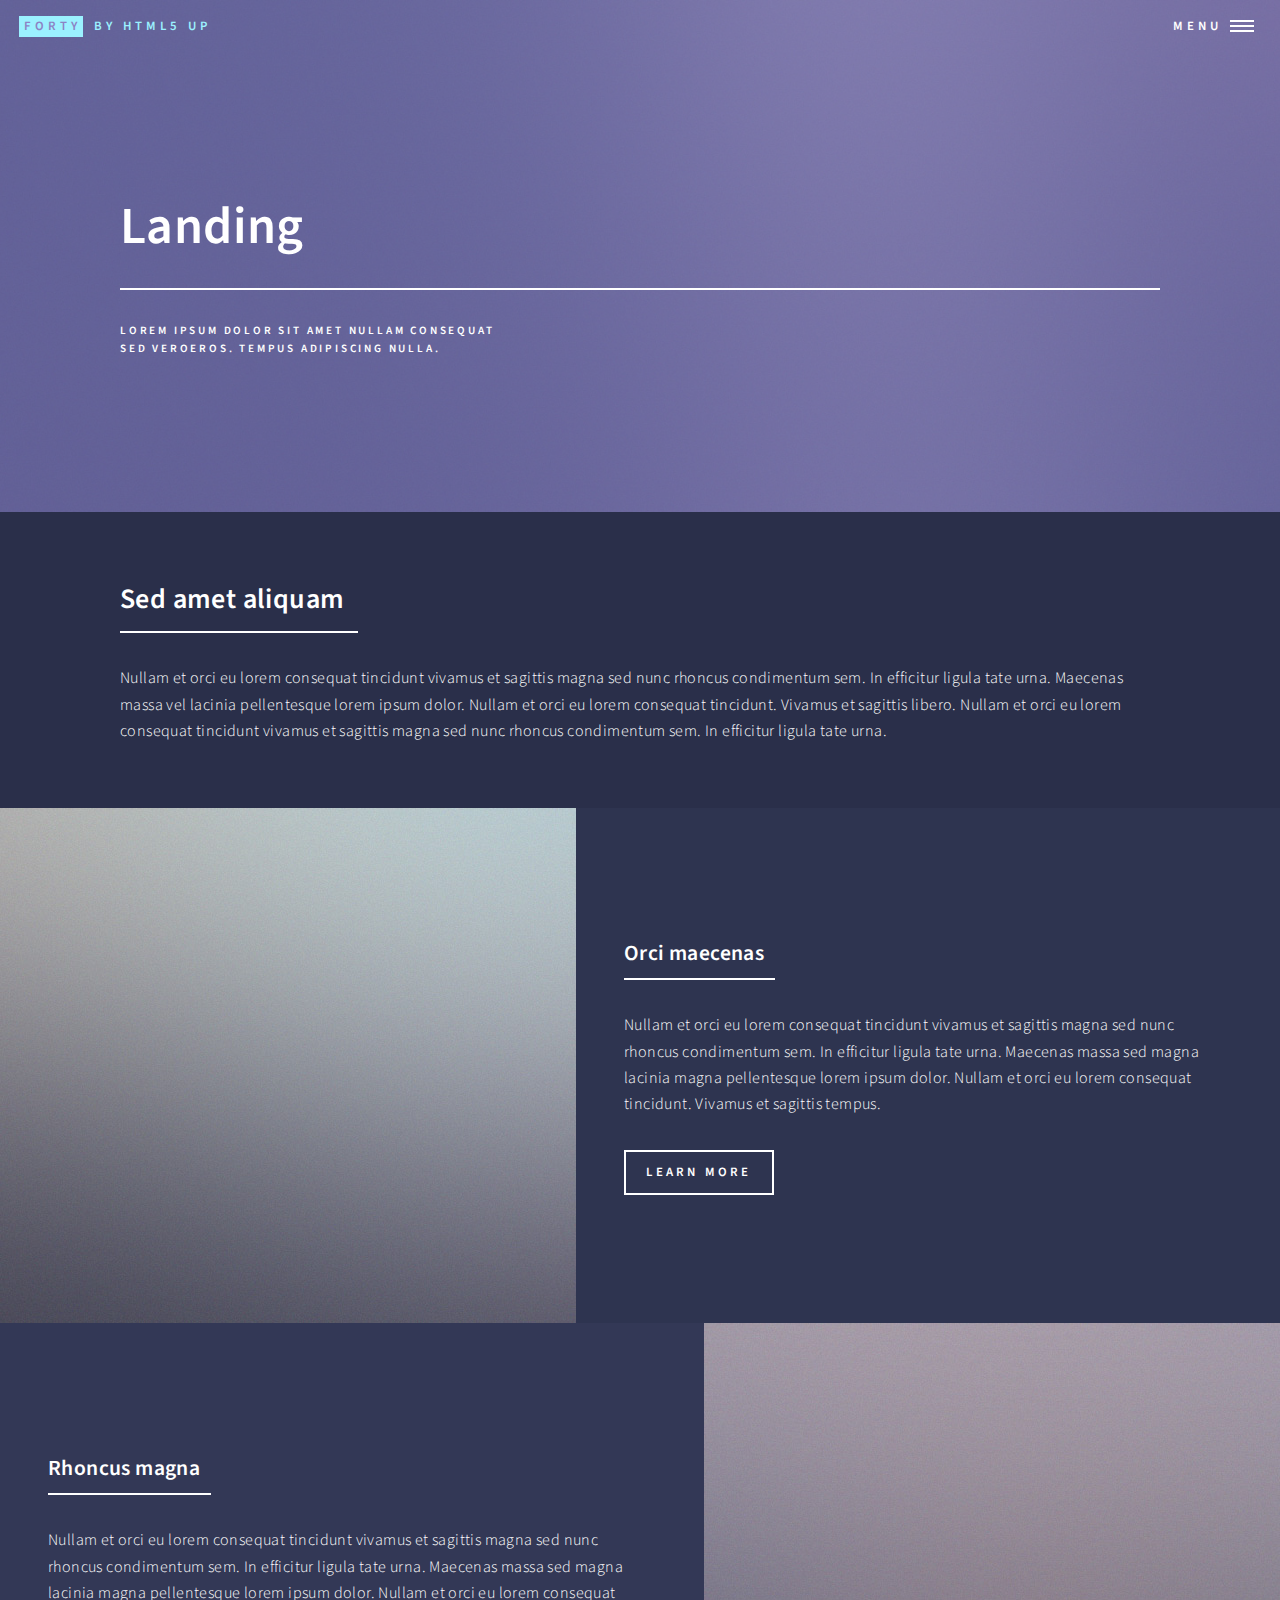
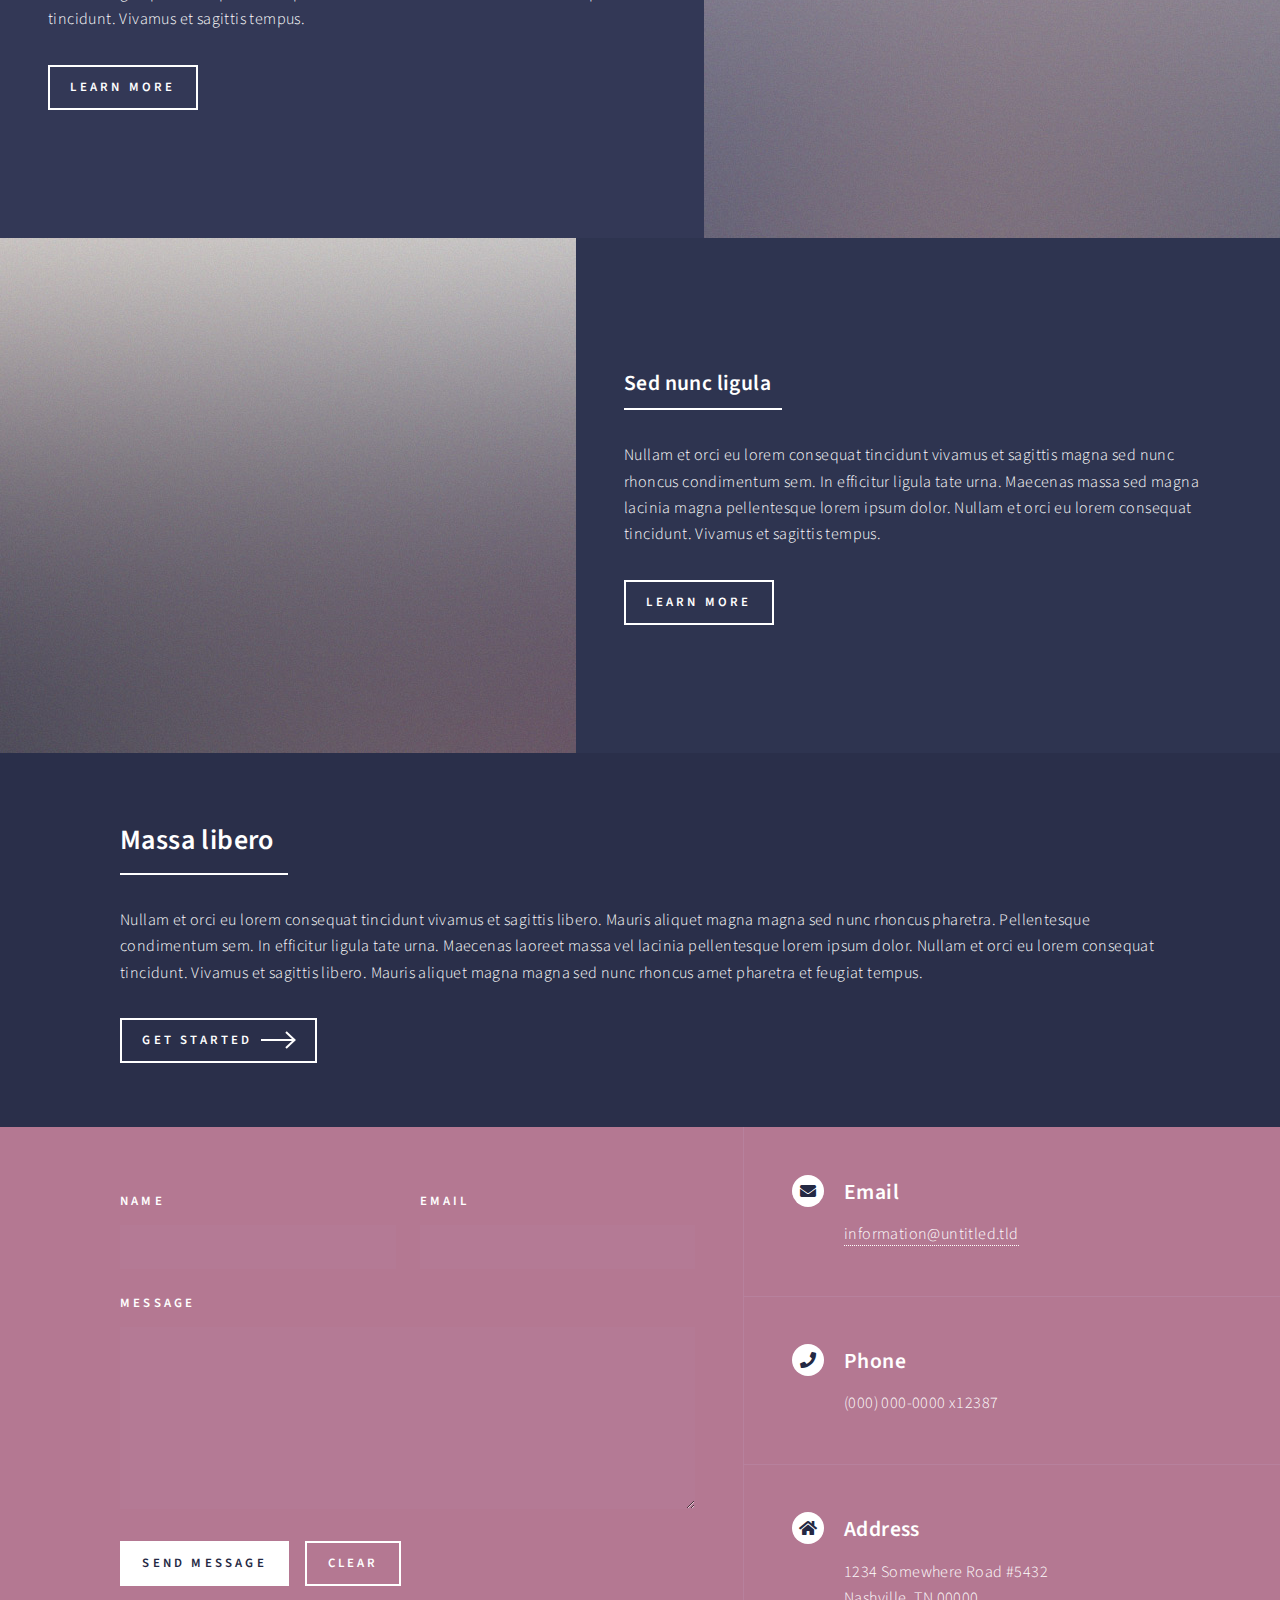
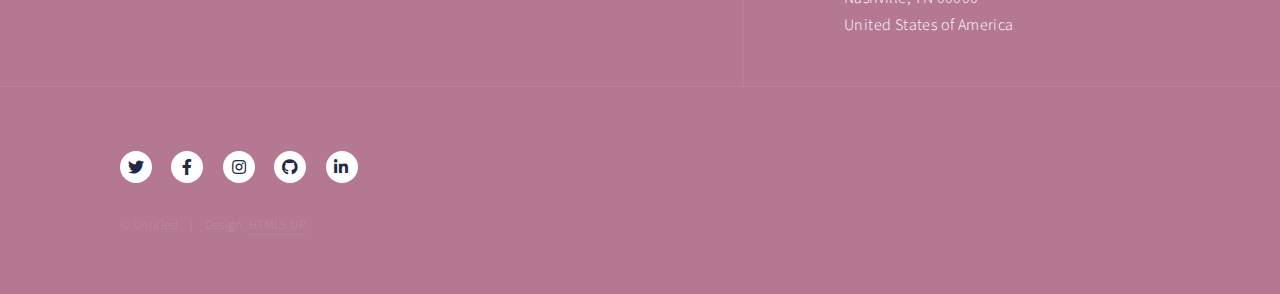
<file: landing.html>
<!DOCTYPE HTML>
<!--
	Forty by HTML5 UP
	html5up.net | @ajlkn
	Free for personal and commercial use under the CCA 3.0 license (html5up.net/license)
-->
<html>
	<head>
		<title>Landing - Forty by HTML5 UP</title>
		<meta charset="utf-8" />
		<meta name="viewport" content="width=device-width, initial-scale=1, user-scalable=no" />
		<link rel="stylesheet" href="assets/css/main.css" />
		<noscript><link rel="stylesheet" href="assets/css/noscript.css" /></noscript>
	</head>
	<body class="is-preload">

		<!-- Wrapper -->
			<div id="wrapper">

				<!-- Header -->
				<!-- Note: The "styleN" class below should match that of the banner element. -->
					<header id="header" class="alt style2">
						<a href="index.html" class="logo"><strong>Forty</strong> <span>by HTML5 UP</span></a>
						<nav>
							<a href="#menu">Menu</a>
						</nav>
					</header>

				<!-- Menu -->
					<nav id="menu">
						<ul class="links">
							<li><a href="index.html">Home</a></li>
							<li><a href="landing.html">Landing</a></li>
							<li><a href="generic.html">Generic</a></li>
							<li><a href="elements.html">Elements</a></li>
						</ul>
						<ul class="actions stacked">
							<li><a href="#" class="button primary fit">Get Started</a></li>
							<li><a href="#" class="button fit">Log In</a></li>
						</ul>
					</nav>

				<!-- Banner -->
				<!-- Note: The "styleN" class below should match that of the header element. -->
					<section id="banner" class="style2">
						<div class="inner">
							<span class="image">
								<img src="images/pic07.jpg" alt="" />
							</span>
							<header class="major">
								<h1>Landing</h1>
							</header>
							<div class="content">
								<p>Lorem ipsum dolor sit amet nullam consequat<br />
								sed veroeros. tempus adipiscing nulla.</p>
							</div>
						</div>
					</section>

				<!-- Main -->
					<div id="main">

						<!-- One -->
							<section id="one">
								<div class="inner">
									<header class="major">
										<h2>Sed amet aliquam</h2>
									</header>
									<p>Nullam et orci eu lorem consequat tincidunt vivamus et sagittis magna sed nunc rhoncus condimentum sem. In efficitur ligula tate urna. Maecenas massa vel lacinia pellentesque lorem ipsum dolor. Nullam et orci eu lorem consequat tincidunt. Vivamus et sagittis libero. Nullam et orci eu lorem consequat tincidunt vivamus et sagittis magna sed nunc rhoncus condimentum sem. In efficitur ligula tate urna.</p>
								</div>
							</section>

						<!-- Two -->
							<section id="two" class="spotlights">
								<section>
									<a href="generic.html" class="image">
										<img src="images/pic08.jpg" alt="" data-position="center center" />
									</a>
									<div class="content">
										<div class="inner">
											<header class="major">
												<h3>Orci maecenas</h3>
											</header>
											<p>Nullam et orci eu lorem consequat tincidunt vivamus et sagittis magna sed nunc rhoncus condimentum sem. In efficitur ligula tate urna. Maecenas massa sed magna lacinia magna pellentesque lorem ipsum dolor. Nullam et orci eu lorem consequat tincidunt. Vivamus et sagittis tempus.</p>
											<ul class="actions">
												<li><a href="generic.html" class="button">Learn more</a></li>
											</ul>
										</div>
									</div>
								</section>
								<section>
									<a href="generic.html" class="image">
										<img src="images/pic09.jpg" alt="" data-position="top center" />
									</a>
									<div class="content">
										<div class="inner">
											<header class="major">
												<h3>Rhoncus magna</h3>
											</header>
											<p>Nullam et orci eu lorem consequat tincidunt vivamus et sagittis magna sed nunc rhoncus condimentum sem. In efficitur ligula tate urna. Maecenas massa sed magna lacinia magna pellentesque lorem ipsum dolor. Nullam et orci eu lorem consequat tincidunt. Vivamus et sagittis tempus.</p>
											<ul class="actions">
												<li><a href="generic.html" class="button">Learn more</a></li>
											</ul>
										</div>
									</div>
								</section>
								<section>
									<a href="generic.html" class="image">
										<img src="images/pic10.jpg" alt="" data-position="25% 25%" />
									</a>
									<div class="content">
										<div class="inner">
											<header class="major">
												<h3>Sed nunc ligula</h3>
											</header>
											<p>Nullam et orci eu lorem consequat tincidunt vivamus et sagittis magna sed nunc rhoncus condimentum sem. In efficitur ligula tate urna. Maecenas massa sed magna lacinia magna pellentesque lorem ipsum dolor. Nullam et orci eu lorem consequat tincidunt. Vivamus et sagittis tempus.</p>
											<ul class="actions">
												<li><a href="generic.html" class="button">Learn more</a></li>
											</ul>
										</div>
									</div>
								</section>
							</section>

						<!-- Three -->
							<section id="three">
								<div class="inner">
									<header class="major">
										<h2>Massa libero</h2>
									</header>
									<p>Nullam et orci eu lorem consequat tincidunt vivamus et sagittis libero. Mauris aliquet magna magna sed nunc rhoncus pharetra. Pellentesque condimentum sem. In efficitur ligula tate urna. Maecenas laoreet massa vel lacinia pellentesque lorem ipsum dolor. Nullam et orci eu lorem consequat tincidunt. Vivamus et sagittis libero. Mauris aliquet magna magna sed nunc rhoncus amet pharetra et feugiat tempus.</p>
									<ul class="actions">
										<li><a href="generic.html" class="button next">Get Started</a></li>
									</ul>
								</div>
							</section>

					</div>

				<!-- Contact -->
					<section id="contact">
						<div class="inner">
							<section>
								<form method="post" action="#">
									<div class="fields">
										<div class="field half">
											<label for="name">Name</label>
											<input type="text" name="name" id="name" />
										</div>
										<div class="field half">
											<label for="email">Email</label>
											<input type="text" name="email" id="email" />
										</div>
										<div class="field">
											<label for="message">Message</label>
											<textarea name="message" id="message" rows="6"></textarea>
										</div>
									</div>
									<ul class="actions">
										<li><input type="submit" value="Send Message" class="primary" /></li>
										<li><input type="reset" value="Clear" /></li>
									</ul>
								</form>
							</section>
							<section class="split">
								<section>
									<div class="contact-method">
										<span class="icon solid alt fa-envelope"></span>
										<h3>Email</h3>
										<a href="#">information@untitled.tld</a>
									</div>
								</section>
								<section>
									<div class="contact-method">
										<span class="icon solid alt fa-phone"></span>
										<h3>Phone</h3>
										<span>(000) 000-0000 x12387</span>
									</div>
								</section>
								<section>
									<div class="contact-method">
										<span class="icon solid alt fa-home"></span>
										<h3>Address</h3>
										<span>1234 Somewhere Road #5432<br />
										Nashville, TN 00000<br />
										United States of America</span>
									</div>
								</section>
							</section>
						</div>
					</section>

				<!-- Footer -->
					<footer id="footer">
						<div class="inner">
							<ul class="icons">
								<li><a href="#" class="icon brands alt fa-twitter"><span class="label">Twitter</span></a></li>
								<li><a href="#" class="icon brands alt fa-facebook-f"><span class="label">Facebook</span></a></li>
								<li><a href="#" class="icon brands alt fa-instagram"><span class="label">Instagram</span></a></li>
								<li><a href="#" class="icon brands alt fa-github"><span class="label">GitHub</span></a></li>
								<li><a href="#" class="icon brands alt fa-linkedin-in"><span class="label">LinkedIn</span></a></li>
							</ul>
							<ul class="copyright">
								<li>&copy; Untitled</li><li>Design: <a href="https://html5up.net">HTML5 UP</a></li>
							</ul>
						</div>
					</footer>

			</div>

		<!-- Scripts -->
			<script src="assets/js/jquery.min.js"></script>
			<script src="assets/js/jquery.scrolly.min.js"></script>
			<script src="assets/js/jquery.scrollex.min.js"></script>
			<script src="assets/js/browser.min.js"></script>
			<script src="assets/js/breakpoints.min.js"></script>
			<script src="assets/js/util.js"></script>
			<script src="assets/js/main.js"></script>

	</body>
</html>
</file>
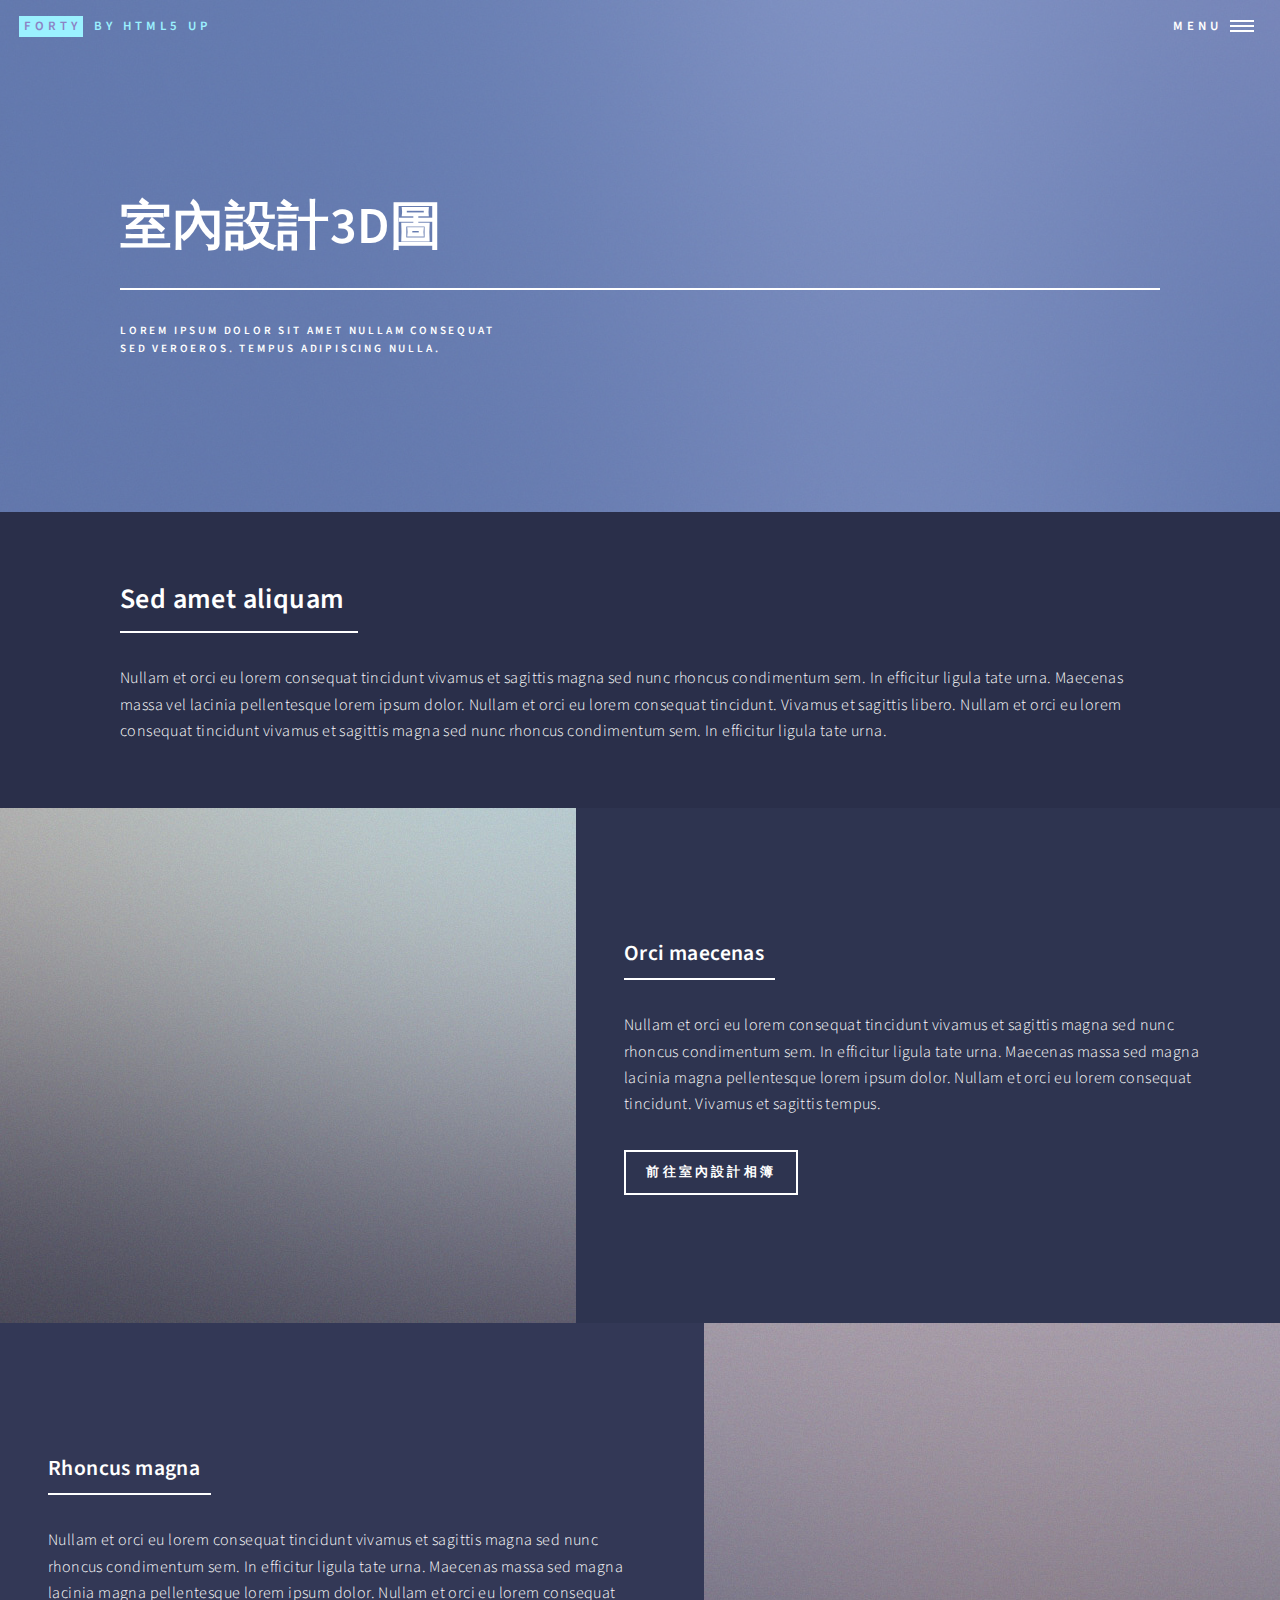
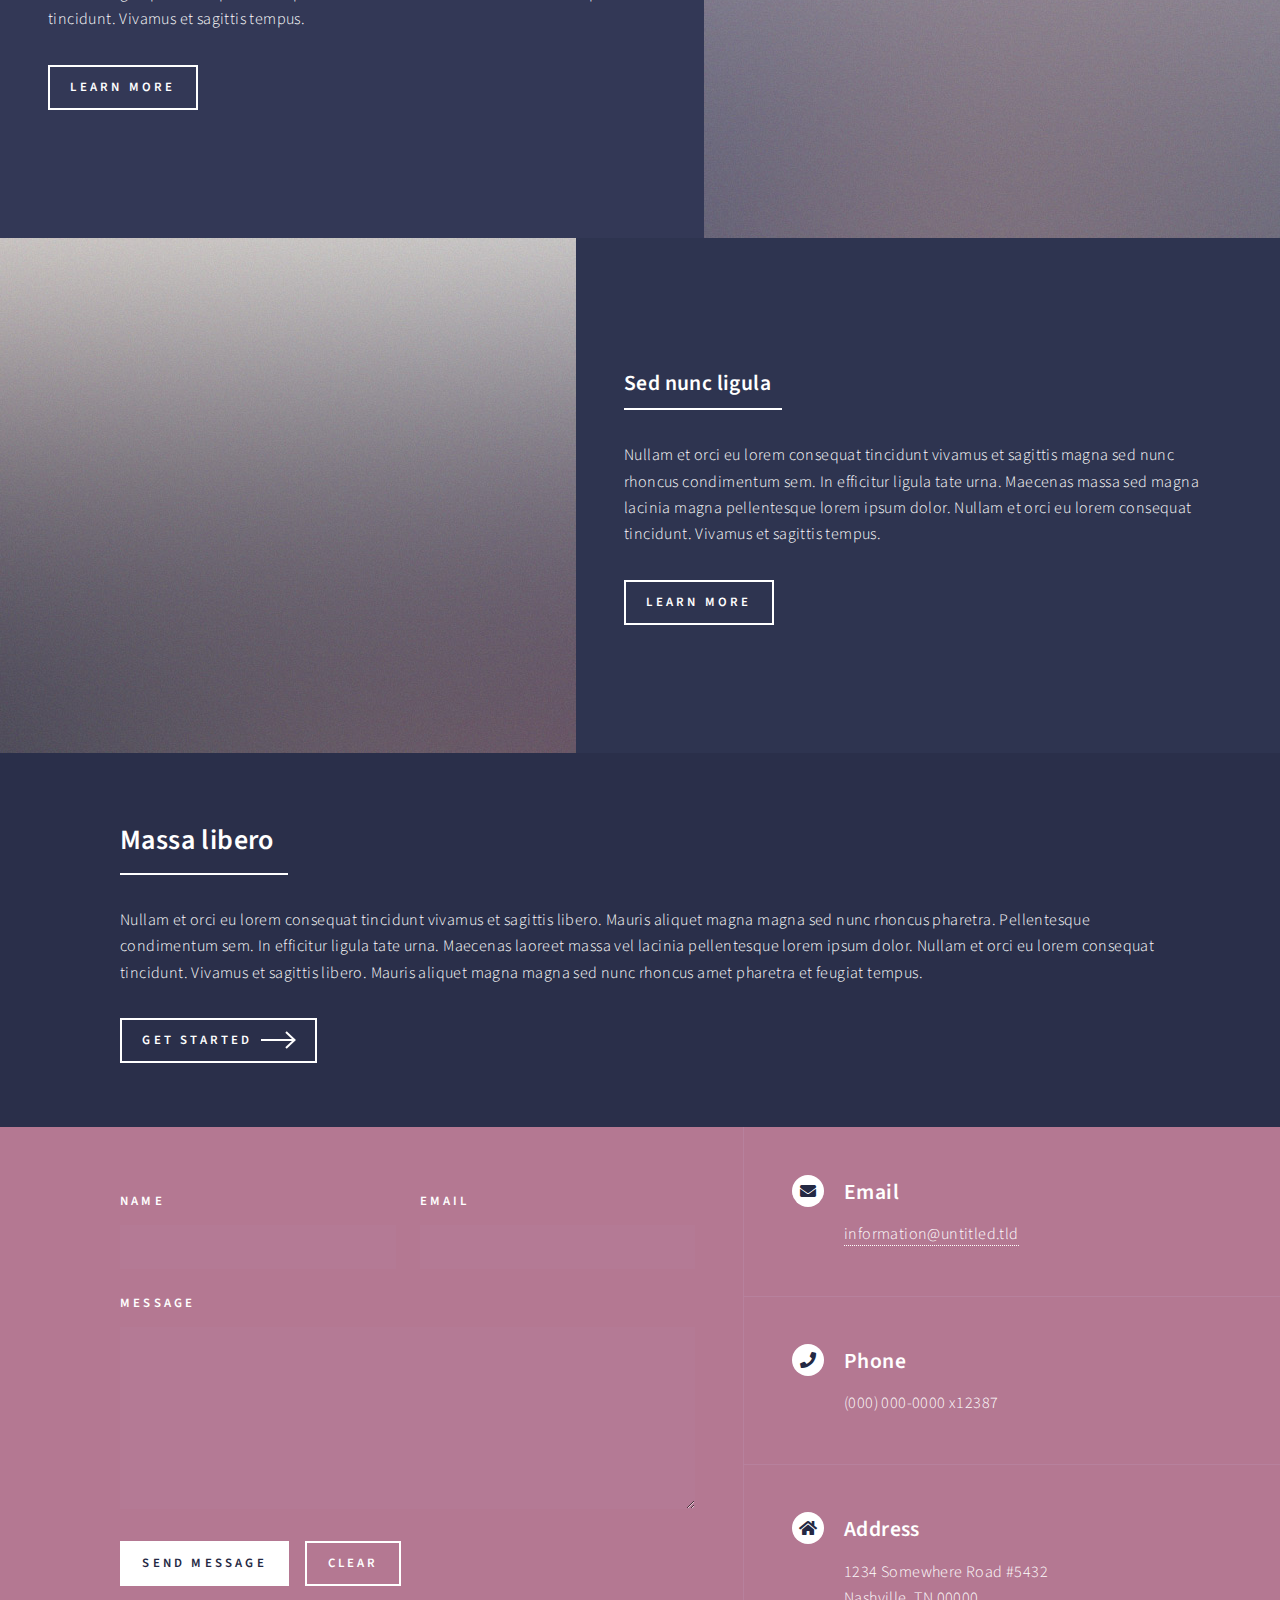
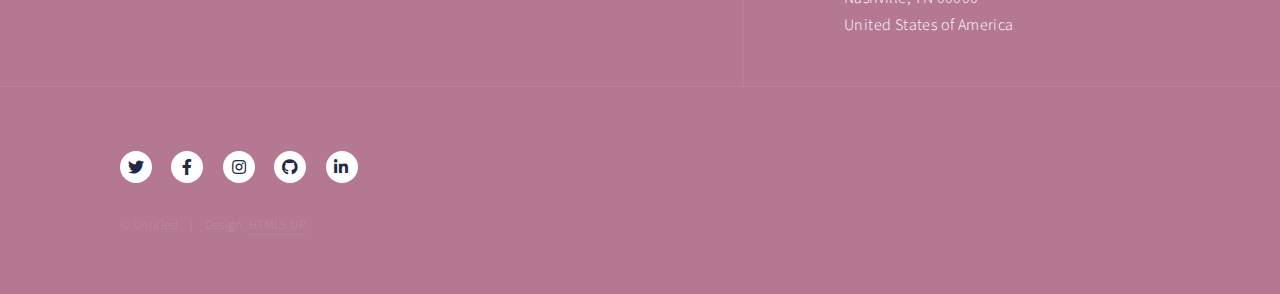
<file: 室內設計3D圖.html>
<!DOCTYPE HTML>
<!--
	Forty by HTML5 UP
	html5up.net | @ajlkn
	Free for personal and commercial use under the CCA 3.0 license (html5up.net/license)
-->
<html>
	<head>
		<title>Landing - Forty by HTML5 UP</title>
		<meta charset="utf-8" />
		<meta name="viewport" content="width=device-width, initial-scale=1, user-scalable=no" />
		<link rel="stylesheet" href="assets/css/main.css" />
		<noscript><link rel="stylesheet" href="assets/css/noscript.css" /></noscript>
	</head>
	<body class="is-preload">

		<!-- Wrapper -->
			<div id="wrapper">

				<!-- Header -->
				<!-- Note: The "styleN" class below should match that of the banner element. -->
					<header id="header" class="alt style2">
						<a href="index.html" class="logo"><strong>Forty</strong> <span>by HTML5 UP</span></a>
						<nav>
							<a href="#menu">Menu</a>
						</nav>
					</header>

				<!-- Menu -->
					<nav id="menu">
						<ul class="links">
							<li><a href="index.html">Home</a></li>
							<li><a href="landing.html">Landing</a></li>
							<li><a href="generic.html">Generic</a></li>
							<li><a href="elements.html">Elements</a></li>
						</ul>
						<ul class="actions stacked">
							<li><a href="#" class="button primary fit">Get Started</a></li>
							<li><a href="#" class="button fit">Log In</a></li>
						</ul>
					</nav>

				<!-- Banner -->
				<!-- Note: The "styleN" class below should match that of the header element. -->
					<section id="banner" class="style5">
						<div class="inner">
							<span class="image">
								<img src="images/pic07.jpg" alt="" />
							</span>
							<header class="major">
								<h1>室內設計3D圖</h1>
							</header>
							<div class="content">
								<p>Lorem ipsum dolor sit amet nullam consequat<br />
								sed veroeros. tempus adipiscing nulla.</p>
							</div>
						</div>
					</section>

				<!-- Main -->
					<div id="main">

						<!-- One -->
							<section id="one">
								<div class="inner">
									<header class="major">
										<h2>Sed amet aliquam</h2>
									</header>
									<p>Nullam et orci eu lorem consequat tincidunt vivamus et sagittis magna sed nunc rhoncus condimentum sem. In efficitur ligula tate urna. Maecenas massa vel lacinia pellentesque lorem ipsum dolor. Nullam et orci eu lorem consequat tincidunt. Vivamus et sagittis libero. Nullam et orci eu lorem consequat tincidunt vivamus et sagittis magna sed nunc rhoncus condimentum sem. In efficitur ligula tate urna.</p>
								</div>
							</section>

						<!-- Two -->
							<section id="two" class="spotlights">
								<section>
									<a href="generic.html" class="image">
										<img src="images/pic08.jpg" alt="" data-position="center center" />
									</a>
									<div class="content">
										<div class="inner">
											<header class="major">
												<h3>Orci maecenas</h3>
											</header>
											<p>Nullam et orci eu lorem consequat tincidunt vivamus et sagittis magna sed nunc rhoncus condimentum sem. In efficitur ligula tate urna. Maecenas massa sed magna lacinia magna pellentesque lorem ipsum dolor. Nullam et orci eu lorem consequat tincidunt. Vivamus et sagittis tempus.</p>
											<ul class="actions">
												<li><a href="室內設計3D圖相簿/index.html" class="button">前往室內設計相簿</a></li>
											</ul>
										</div>
									</div>
								</section>
								<section>
									<a href="generic.html" class="image">
										<img src="images/pic09.jpg" alt="" data-position="top center" />
									</a>
									<div class="content">
										<div class="inner">
											<header class="major">
												<h3>Rhoncus magna</h3>
											</header>
											<p>Nullam et orci eu lorem consequat tincidunt vivamus et sagittis magna sed nunc rhoncus condimentum sem. In efficitur ligula tate urna. Maecenas massa sed magna lacinia magna pellentesque lorem ipsum dolor. Nullam et orci eu lorem consequat tincidunt. Vivamus et sagittis tempus.</p>
											<ul class="actions">
												<li><a href="generic.html" class="button">Learn more</a></li>
											</ul>
										</div>
									</div>
								</section>
								<section>
									<a href="generic.html" class="image">
										<img src="images/pic10.jpg" alt="" data-position="25% 25%" />
									</a>
									<div class="content">
										<div class="inner">
											<header class="major">
												<h3>Sed nunc ligula</h3>
											</header>
											<p>Nullam et orci eu lorem consequat tincidunt vivamus et sagittis magna sed nunc rhoncus condimentum sem. In efficitur ligula tate urna. Maecenas massa sed magna lacinia magna pellentesque lorem ipsum dolor. Nullam et orci eu lorem consequat tincidunt. Vivamus et sagittis tempus.</p>
											<ul class="actions">
												<li><a href="generic.html" class="button">Learn more</a></li>
											</ul>
										</div>
									</div>
								</section>
							</section>

						<!-- Three -->
							<section id="three">
								<div class="inner">
									<header class="major">
										<h2>Massa libero</h2>
									</header>
									<p>Nullam et orci eu lorem consequat tincidunt vivamus et sagittis libero. Mauris aliquet magna magna sed nunc rhoncus pharetra. Pellentesque condimentum sem. In efficitur ligula tate urna. Maecenas laoreet massa vel lacinia pellentesque lorem ipsum dolor. Nullam et orci eu lorem consequat tincidunt. Vivamus et sagittis libero. Mauris aliquet magna magna sed nunc rhoncus amet pharetra et feugiat tempus.</p>
									<ul class="actions">
										<li><a href="generic.html" class="button next">Get Started</a></li>
									</ul>
								</div>
							</section>

					</div>

				<!-- Contact -->
					<section id="contact">
						<div class="inner">
							<section>
								<form method="post" action="#">
									<div class="fields">
										<div class="field half">
											<label for="name">Name</label>
											<input type="text" name="name" id="name" />
										</div>
										<div class="field half">
											<label for="email">Email</label>
											<input type="text" name="email" id="email" />
										</div>
										<div class="field">
											<label for="message">Message</label>
											<textarea name="message" id="message" rows="6"></textarea>
										</div>
									</div>
									<ul class="actions">
										<li><input type="submit" value="Send Message" class="primary" /></li>
										<li><input type="reset" value="Clear" /></li>
									</ul>
								</form>
							</section>
							<section class="split">
								<section>
									<div class="contact-method">
										<span class="icon solid alt fa-envelope"></span>
										<h3>Email</h3>
										<a href="#">information@untitled.tld</a>
									</div>
								</section>
								<section>
									<div class="contact-method">
										<span class="icon solid alt fa-phone"></span>
										<h3>Phone</h3>
										<span>(000) 000-0000 x12387</span>
									</div>
								</section>
								<section>
									<div class="contact-method">
										<span class="icon solid alt fa-home"></span>
										<h3>Address</h3>
										<span>1234 Somewhere Road #5432<br />
										Nashville, TN 00000<br />
										United States of America</span>
									</div>
								</section>
							</section>
						</div>
					</section>

				<!-- Footer -->
					<footer id="footer">
						<div class="inner">
							<ul class="icons">
								<li><a href="#" class="icon brands alt fa-twitter"><span class="label">Twitter</span></a></li>
								<li><a href="#" class="icon brands alt fa-facebook-f"><span class="label">Facebook</span></a></li>
								<li><a href="#" class="icon brands alt fa-instagram"><span class="label">Instagram</span></a></li>
								<li><a href="#" class="icon brands alt fa-github"><span class="label">GitHub</span></a></li>
								<li><a href="#" class="icon brands alt fa-linkedin-in"><span class="label">LinkedIn</span></a></li>
							</ul>
							<ul class="copyright">
								<li>&copy; Untitled</li><li>Design: <a href="https://html5up.net">HTML5 UP</a></li>
							</ul>
						</div>
					</footer>

			</div>

		<!-- Scripts -->
			<script src="assets/js/jquery.min.js"></script>
			<script src="assets/js/jquery.scrolly.min.js"></script>
			<script src="assets/js/jquery.scrollex.min.js"></script>
			<script src="assets/js/browser.min.js"></script>
			<script src="assets/js/breakpoints.min.js"></script>
			<script src="assets/js/util.js"></script>
			<script src="assets/js/main.js"></script>

	</body>
</html>
</file>
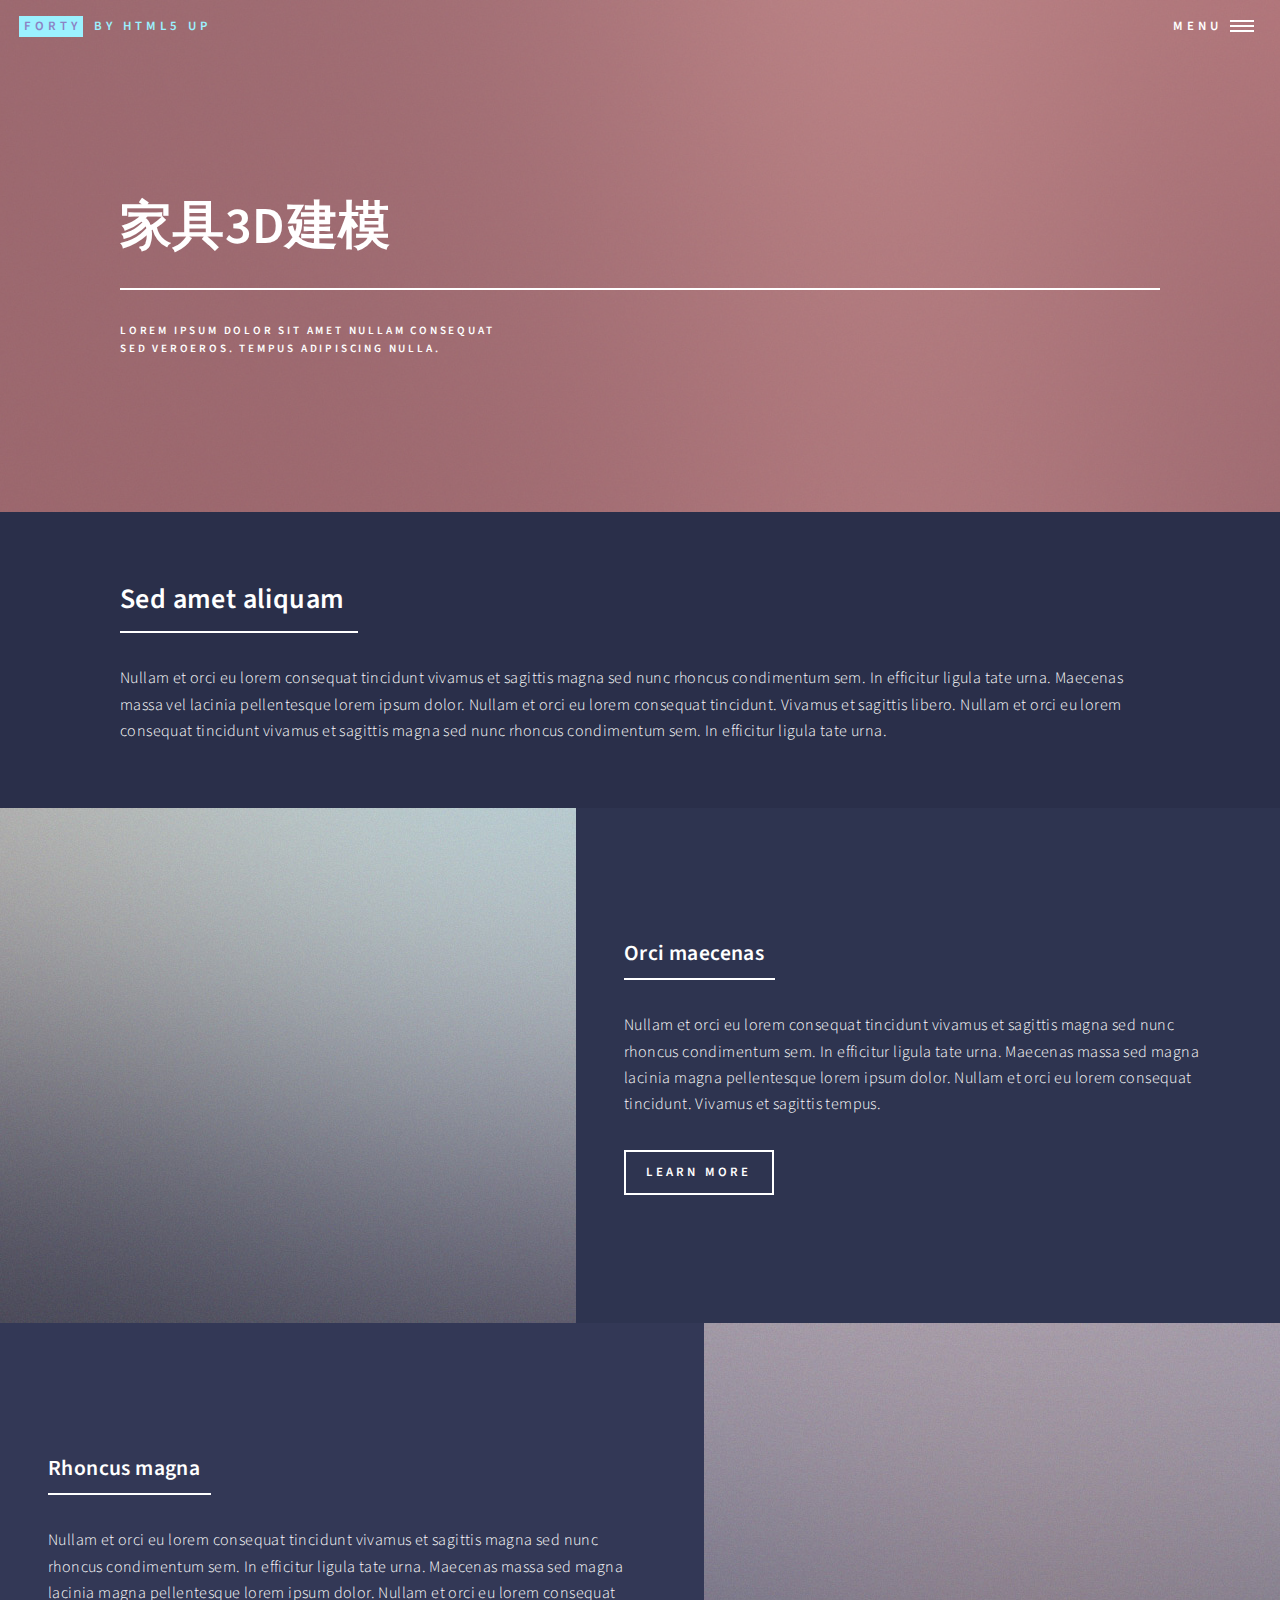
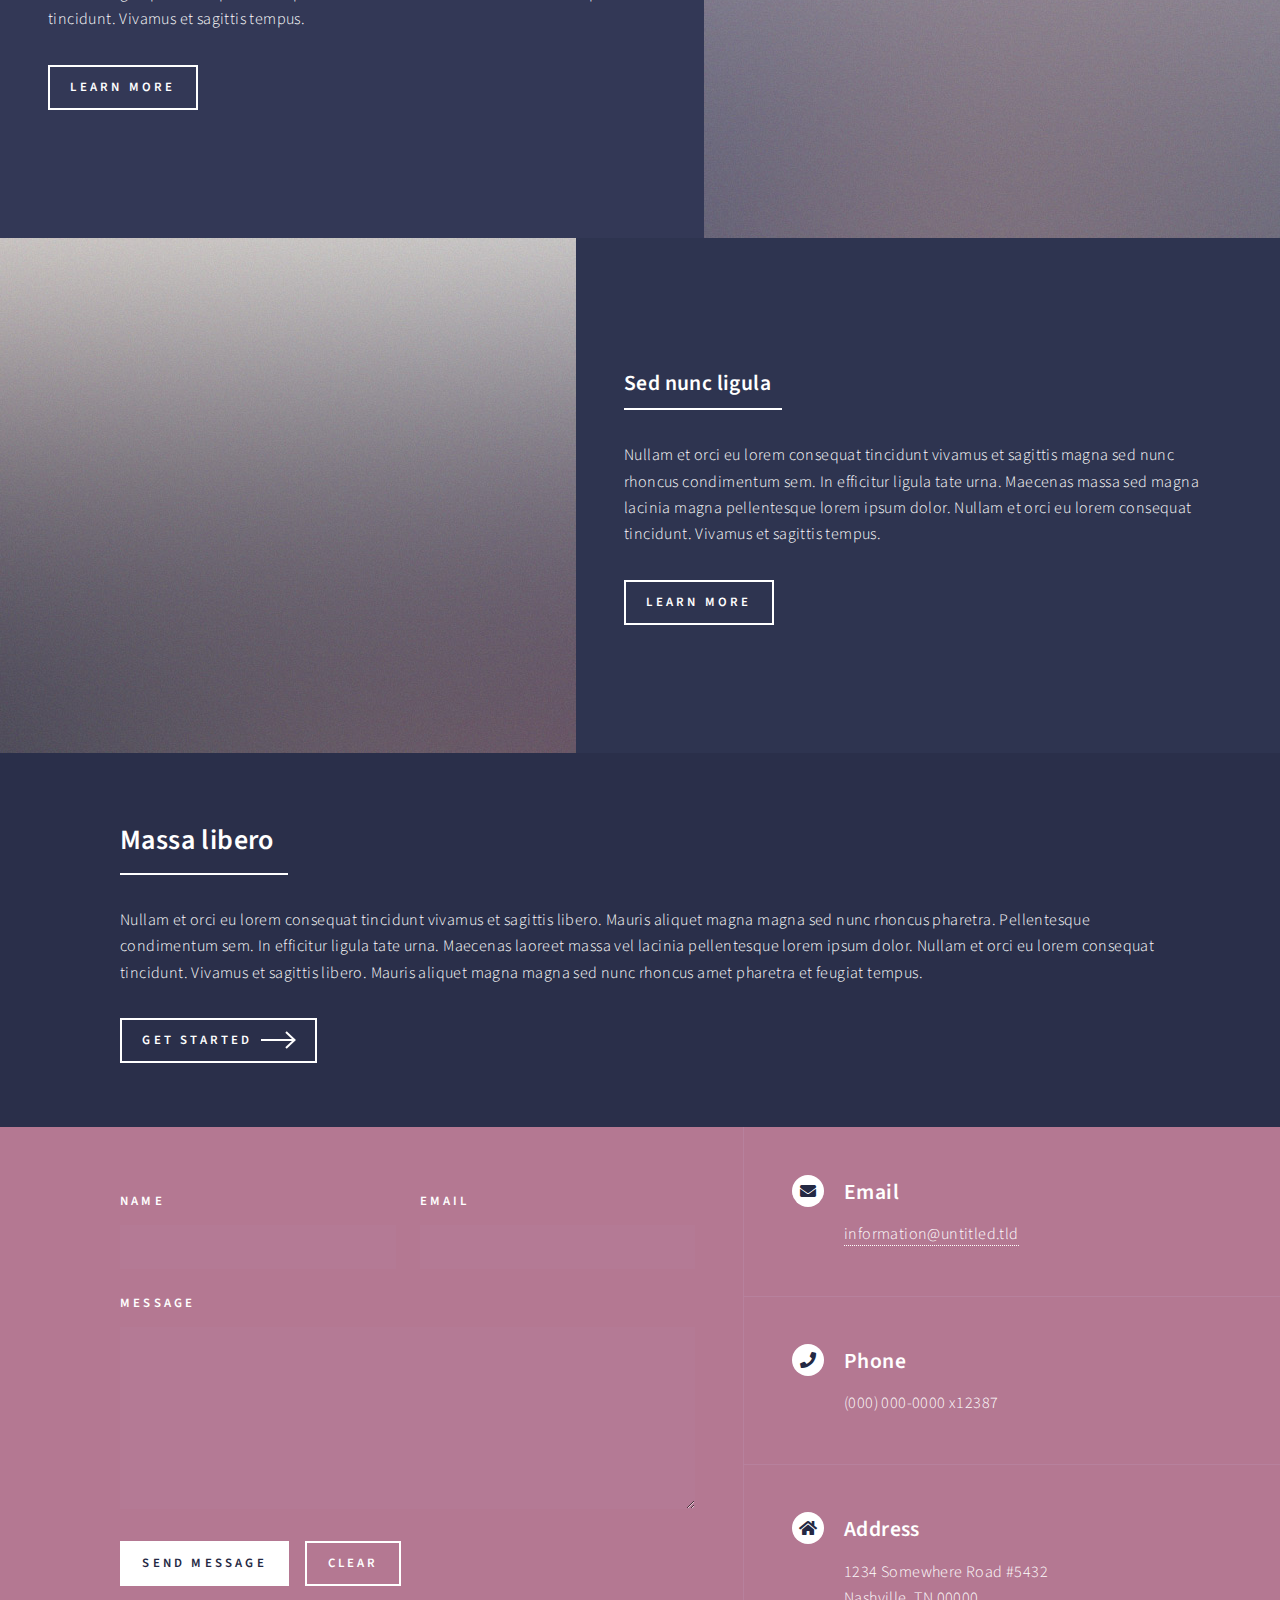
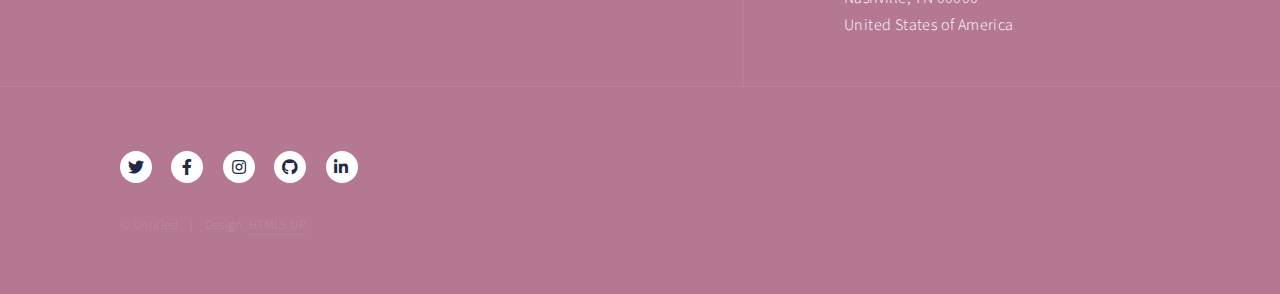
<file: 家具3D建模.html>
<!DOCTYPE HTML>
<!--
	Forty by HTML5 UP
	html5up.net | @ajlkn
	Free for personal and commercial use under the CCA 3.0 license (html5up.net/license)
-->
<html>
	<head>
		<title>Landing - Forty by HTML5 UP</title>
		<meta charset="utf-8" />
		<meta name="viewport" content="width=device-width, initial-scale=1, user-scalable=no" />
		<link rel="stylesheet" href="assets/css/main.css" />
		<noscript><link rel="stylesheet" href="assets/css/noscript.css" /></noscript>
	</head>
	<body class="is-preload">

		<!-- Wrapper -->
			<div id="wrapper">

				<!-- Header -->
				<!-- Note: The "styleN" class below should match that of the banner element. -->
					<header id="header" class="alt style2">
						<a href="index.html" class="logo"><strong>Forty</strong> <span>by HTML5 UP</span></a>
						<nav>
							<a href="#menu">Menu</a>
						</nav>
					</header>

				<!-- Menu -->
					<nav id="menu">
						<ul class="links">
							<li><a href="index.html">Home</a></li>
							<li><a href="landing.html">Landing</a></li>
							<li><a href="generic.html">Generic</a></li>
							<li><a href="elements.html">Elements</a></li>
						</ul>
						<ul class="actions stacked">
							<li><a href="#" class="button primary fit">Get Started</a></li>
							<li><a href="#" class="button fit">Log In</a></li>
						</ul>
					</nav>

				<!-- Banner -->
				<!-- Note: The "styleN" class below should match that of the header element. -->
					<section id="banner" class="style3">
						<div class="inner">
							<span class="image">
								<img src="images/pic07.jpg" alt="" />
							</span>
							<header class="major">
								<h1>家具3D建模</h1>
							</header>
							<div class="content">
								<p>Lorem ipsum dolor sit amet nullam consequat<br />
								sed veroeros. tempus adipiscing nulla.</p>
							</div>
						</div>
					</section>

				<!-- Main -->
					<div id="main">

						<!-- One -->
							<section id="one">
								<div class="inner">
									<header class="major">
										<h2>Sed amet aliquam</h2>
									</header>
									<p>Nullam et orci eu lorem consequat tincidunt vivamus et sagittis magna sed nunc rhoncus condimentum sem. In efficitur ligula tate urna. Maecenas massa vel lacinia pellentesque lorem ipsum dolor. Nullam et orci eu lorem consequat tincidunt. Vivamus et sagittis libero. Nullam et orci eu lorem consequat tincidunt vivamus et sagittis magna sed nunc rhoncus condimentum sem. In efficitur ligula tate urna.</p>
								</div>
							</section>

						<!-- Two -->
							<section id="two" class="spotlights">
								<section>
									<a href="generic.html" class="image">
										<img src="images/pic08.jpg" alt="" data-position="center center" />
									</a>
									<div class="content">
										<div class="inner">
											<header class="major">
												<h3>Orci maecenas</h3>
											</header>
											<p>Nullam et orci eu lorem consequat tincidunt vivamus et sagittis magna sed nunc rhoncus condimentum sem. In efficitur ligula tate urna. Maecenas massa sed magna lacinia magna pellentesque lorem ipsum dolor. Nullam et orci eu lorem consequat tincidunt. Vivamus et sagittis tempus.</p>
											<ul class="actions">
												<li><a href="generic.html" class="button">Learn more</a></li>
											</ul>
										</div>
									</div>
								</section>
								<section>
									<a href="generic.html" class="image">
										<img src="images/pic09.jpg" alt="" data-position="top center" />
									</a>
									<div class="content">
										<div class="inner">
											<header class="major">
												<h3>Rhoncus magna</h3>
											</header>
											<p>Nullam et orci eu lorem consequat tincidunt vivamus et sagittis magna sed nunc rhoncus condimentum sem. In efficitur ligula tate urna. Maecenas massa sed magna lacinia magna pellentesque lorem ipsum dolor. Nullam et orci eu lorem consequat tincidunt. Vivamus et sagittis tempus.</p>
											<ul class="actions">
												<li><a href="generic.html" class="button">Learn more</a></li>
											</ul>
										</div>
									</div>
								</section>
								<section>
									<a href="generic.html" class="image">
										<img src="images/pic10.jpg" alt="" data-position="25% 25%" />
									</a>
									<div class="content">
										<div class="inner">
											<header class="major">
												<h3>Sed nunc ligula</h3>
											</header>
											<p>Nullam et orci eu lorem consequat tincidunt vivamus et sagittis magna sed nunc rhoncus condimentum sem. In efficitur ligula tate urna. Maecenas massa sed magna lacinia magna pellentesque lorem ipsum dolor. Nullam et orci eu lorem consequat tincidunt. Vivamus et sagittis tempus.</p>
											<ul class="actions">
												<li><a href="generic.html" class="button">Learn more</a></li>
											</ul>
										</div>
									</div>
								</section>
							</section>

						<!-- Three -->
							<section id="three">
								<div class="inner">
									<header class="major">
										<h2>Massa libero</h2>
									</header>
									<p>Nullam et orci eu lorem consequat tincidunt vivamus et sagittis libero. Mauris aliquet magna magna sed nunc rhoncus pharetra. Pellentesque condimentum sem. In efficitur ligula tate urna. Maecenas laoreet massa vel lacinia pellentesque lorem ipsum dolor. Nullam et orci eu lorem consequat tincidunt. Vivamus et sagittis libero. Mauris aliquet magna magna sed nunc rhoncus amet pharetra et feugiat tempus.</p>
									<ul class="actions">
										<li><a href="generic.html" class="button next">Get Started</a></li>
									</ul>
								</div>
							</section>

					</div>

				<!-- Contact -->
					<section id="contact">
						<div class="inner">
							<section>
								<form method="post" action="#">
									<div class="fields">
										<div class="field half">
											<label for="name">Name</label>
											<input type="text" name="name" id="name" />
										</div>
										<div class="field half">
											<label for="email">Email</label>
											<input type="text" name="email" id="email" />
										</div>
										<div class="field">
											<label for="message">Message</label>
											<textarea name="message" id="message" rows="6"></textarea>
										</div>
									</div>
									<ul class="actions">
										<li><input type="submit" value="Send Message" class="primary" /></li>
										<li><input type="reset" value="Clear" /></li>
									</ul>
								</form>
							</section>
							<section class="split">
								<section>
									<div class="contact-method">
										<span class="icon solid alt fa-envelope"></span>
										<h3>Email</h3>
										<a href="#">information@untitled.tld</a>
									</div>
								</section>
								<section>
									<div class="contact-method">
										<span class="icon solid alt fa-phone"></span>
										<h3>Phone</h3>
										<span>(000) 000-0000 x12387</span>
									</div>
								</section>
								<section>
									<div class="contact-method">
										<span class="icon solid alt fa-home"></span>
										<h3>Address</h3>
										<span>1234 Somewhere Road #5432<br />
										Nashville, TN 00000<br />
										United States of America</span>
									</div>
								</section>
							</section>
						</div>
					</section>

				<!-- Footer -->
					<footer id="footer">
						<div class="inner">
							<ul class="icons">
								<li><a href="#" class="icon brands alt fa-twitter"><span class="label">Twitter</span></a></li>
								<li><a href="#" class="icon brands alt fa-facebook-f"><span class="label">Facebook</span></a></li>
								<li><a href="#" class="icon brands alt fa-instagram"><span class="label">Instagram</span></a></li>
								<li><a href="#" class="icon brands alt fa-github"><span class="label">GitHub</span></a></li>
								<li><a href="#" class="icon brands alt fa-linkedin-in"><span class="label">LinkedIn</span></a></li>
							</ul>
							<ul class="copyright">
								<li>&copy; Untitled</li><li>Design: <a href="https://html5up.net">HTML5 UP</a></li>
							</ul>
						</div>
					</footer>

			</div>

		<!-- Scripts -->
			<script src="assets/js/jquery.min.js"></script>
			<script src="assets/js/jquery.scrolly.min.js"></script>
			<script src="assets/js/jquery.scrollex.min.js"></script>
			<script src="assets/js/browser.min.js"></script>
			<script src="assets/js/breakpoints.min.js"></script>
			<script src="assets/js/util.js"></script>
			<script src="assets/js/main.js"></script>

	</body>
</html>
</file>
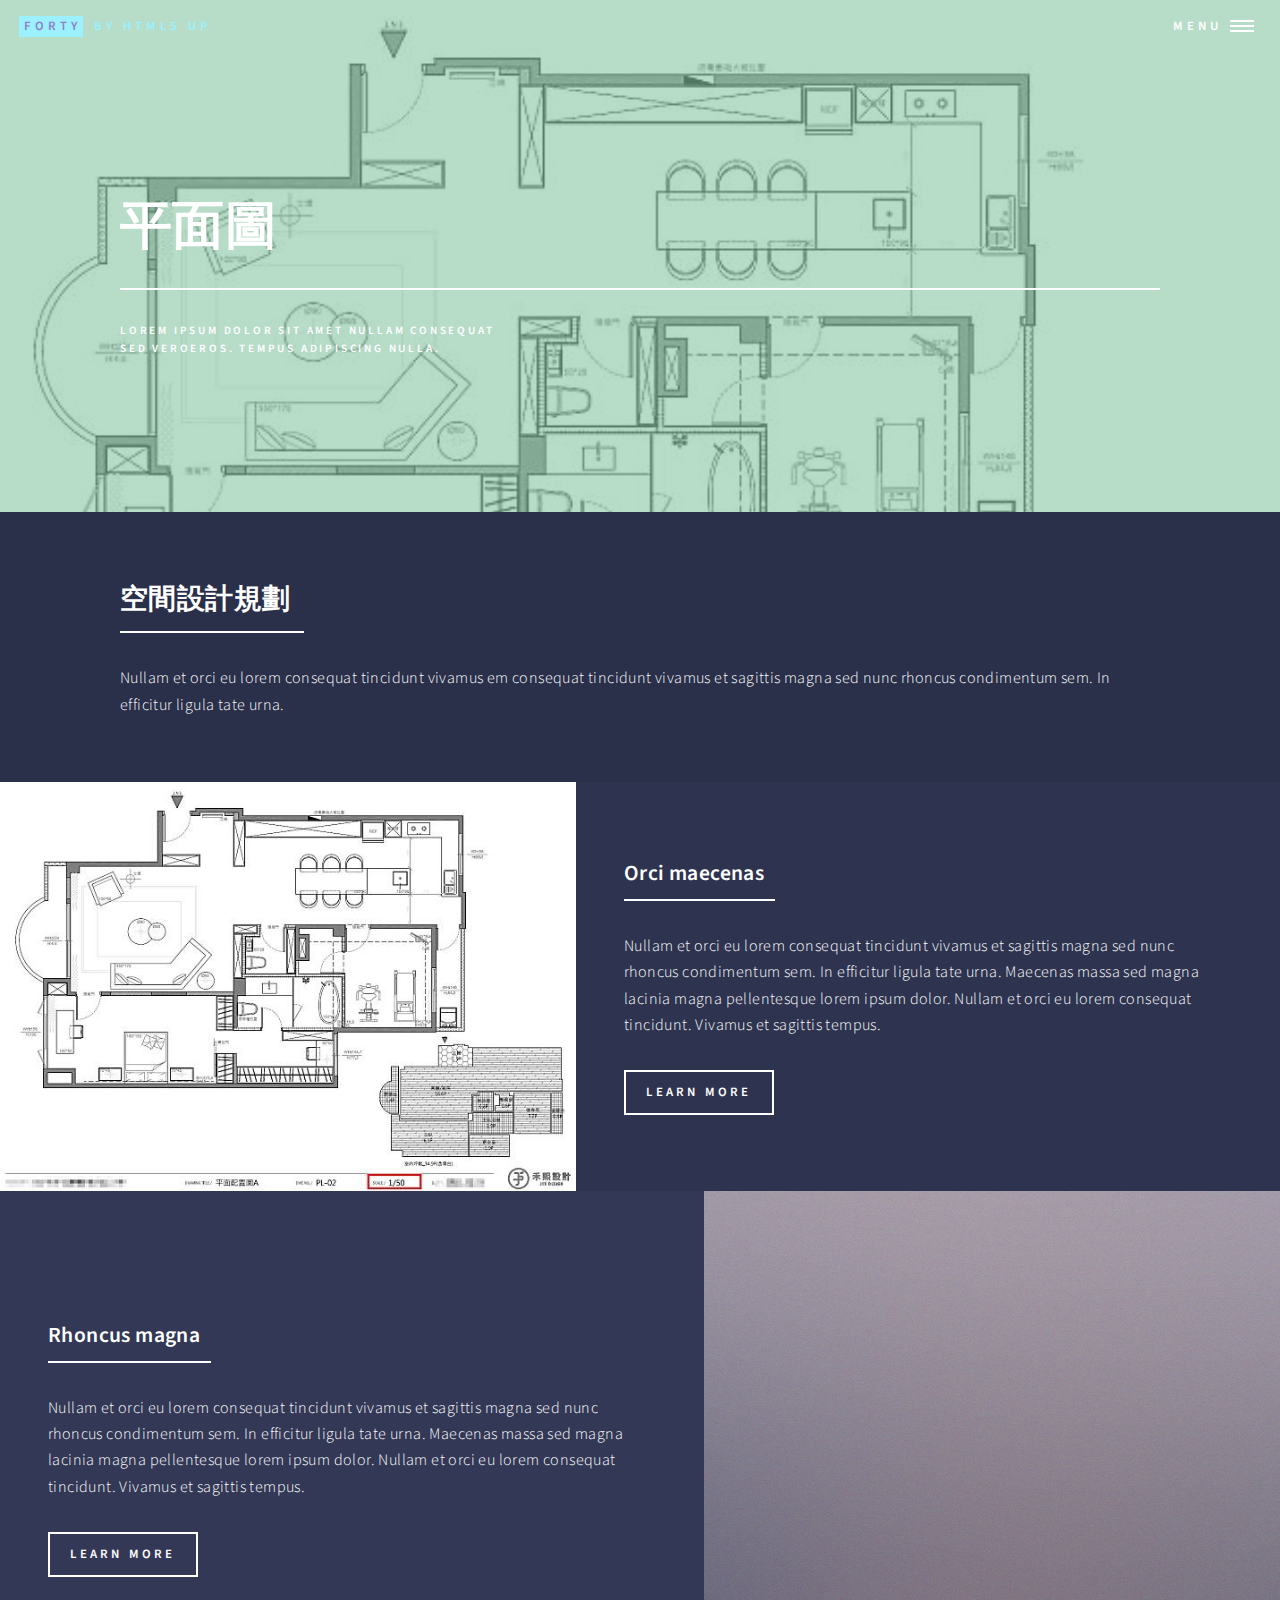
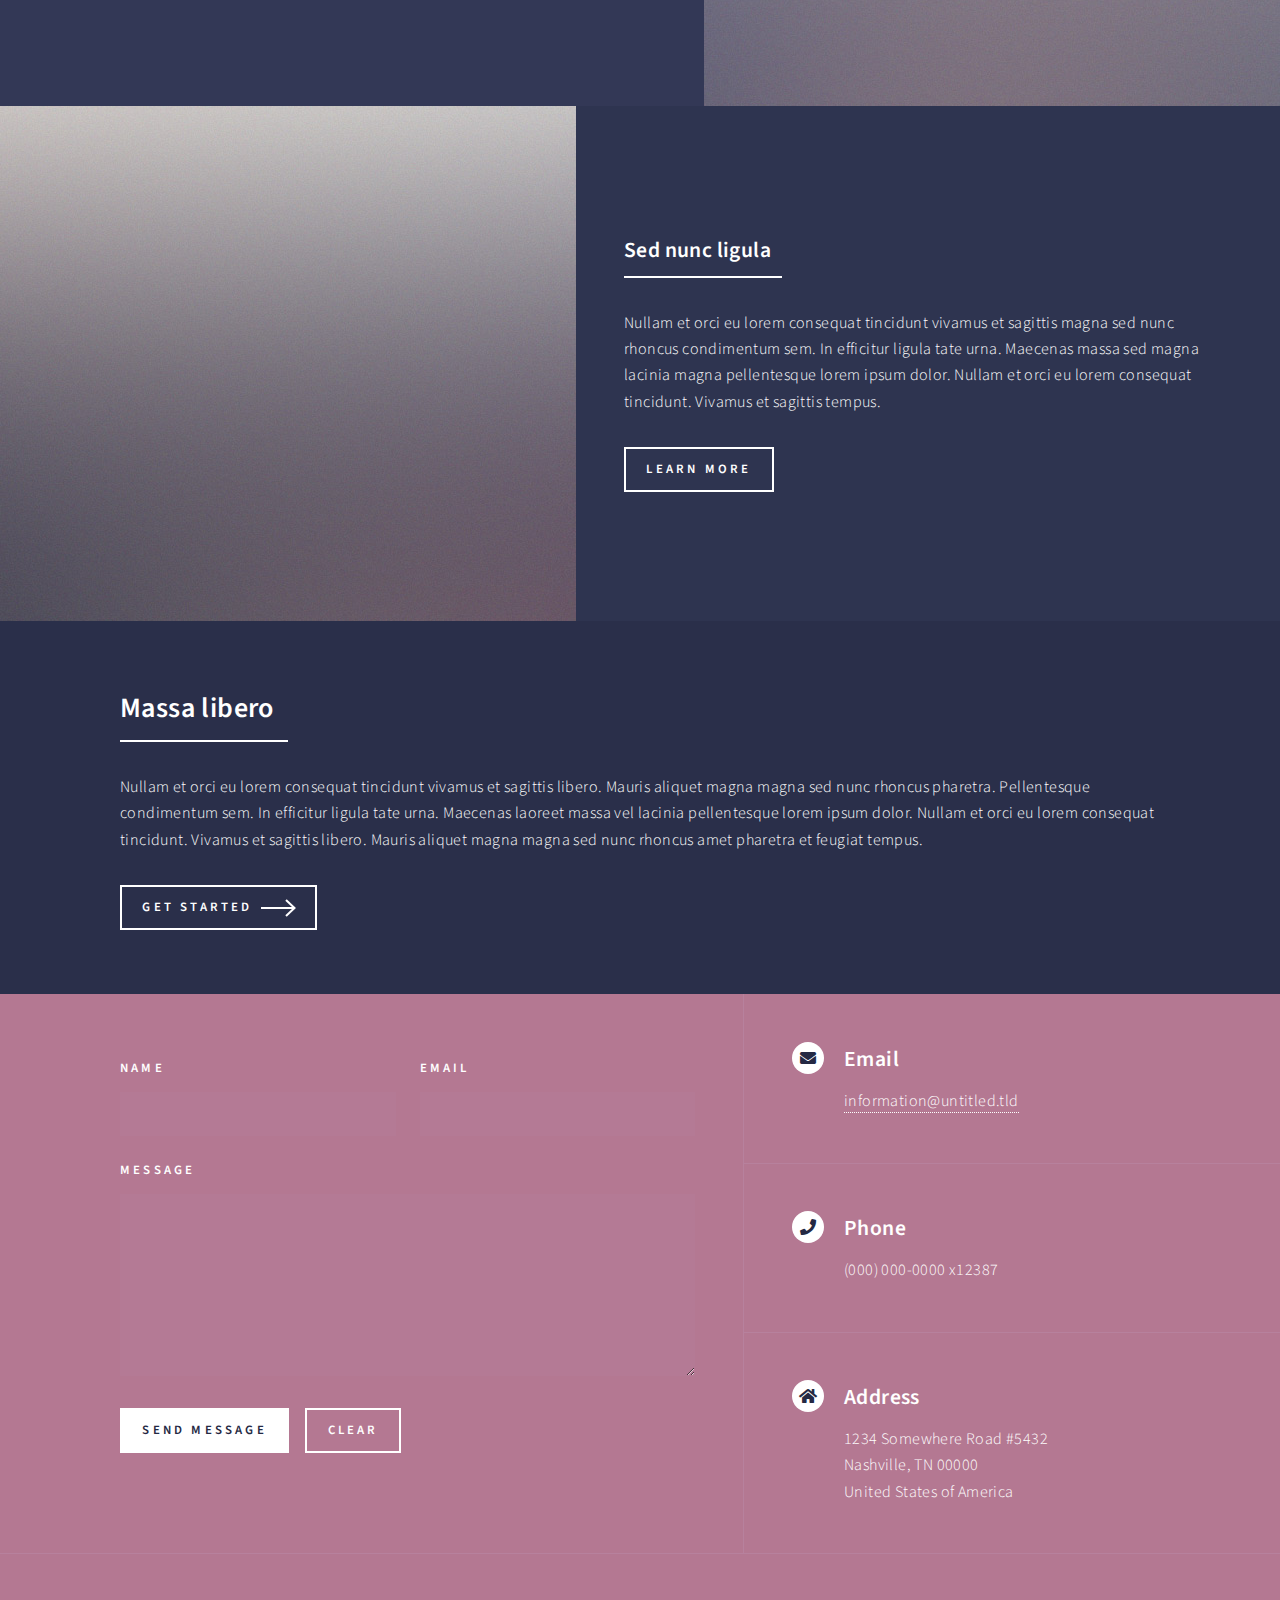
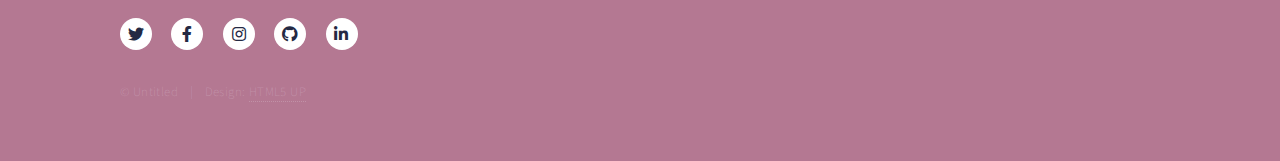
<file: 平面圖.html>
<!DOCTYPE HTML>
<!--
	Forty by HTML5 UP
	html5up.net | @ajlkn
	Free for personal and commercial use under the CCA 3.0 license (html5up.net/license)
-->
<html>
	<head>
		<link rel="icon" type="image/jpg" href="images/001.jpg">
		<title>Landing - Feorty by HTML5 UP</title>
		<meta charset="utf-8" />
		<meta name="viewport" content="width=device-width, initial-scale=1, user-scalable=no" />
		<link rel="stylesheet" href="assets/css/main.css" />
		<noscript><link rel="stylesheet" href="assets/css/noscript.css" /></noscript>
	</head>
	<body class="is-preload">

		<!-- Wrapper -->
			<div id="wrapper">

				<!-- Header -->
				<!-- Note: The "styleN" class below should match that of the banner element. -->
					<header id="header" class="alt style2">
						<a href="index.html" class="logo"><strong>Forty</strong> <span>by HTML5 UP</span></a>
						<nav>
							<a href="#menu">Menu</a>
						</nav>
					</header>

				<!-- Menu -->
					<nav id="menu">
						<ul class="links">
							<li><a href="index.html">Home</a></li>
							<li><a href="landing.html">Landing</a></li>
							<li><a href="generic.html">Generic</a></li>
							<li><a href="elements.html">Elements</a></li>
						</ul>
						<ul class="actions stacked">
							<li><a href="#" class="button primary fit">Get Started</a></li>
							<li><a href="#" class="button fit">Log In</a></li>
						</ul>
					</nav>

				<!-- Banner -->
				<!-- Note: The "styleN" class below should match that of the header element. -->
					<section id="banner" class="style6">
						<div class="inner">
							<span class="image">
								<img src="images/w644.jpg" alt="" />
							</span>
							<header class="major">
								<h1>平面圖</h1>
							</header>
							<div class="content">
								<p>Lorem ipsum dolor sit amet nullam consequat<br />
								sed veroeros. tempus adipiscing nulla.</p>
							</div>
						</div>
					</section>

				<!-- Main -->
					<div id="main">

						<!-- One -->
							<section id="one">
								<div class="inner">
									<header class="major">
										<h2>空間設計規劃</h2>
									</header>
									<p>Nullam et orci eu lorem consequat tincidunt vivamus em consequat tincidunt vivamus et sagittis magna sed nunc rhoncus condimentum sem. In efficitur ligula tate urna.</p>
								</div>
							</section>

						<!-- Two -->
							<section id="two" class="spotlights">
								<section>
									<a href="generic.html" class="image">
										<img src="images/w644.jpg" alt="" data-position="center center" />
									</a>
									<div class="content">
										<div class="inner">
											<header class="major">
												<h3>Orci maecenas</h3>
											</header>
											<p>Nullam et orci eu lorem consequat tincidunt vivamus et sagittis magna sed nunc rhoncus condimentum sem. In efficitur ligula tate urna. Maecenas massa sed magna lacinia magna pellentesque lorem ipsum dolor. Nullam et orci eu lorem consequat tincidunt. Vivamus et sagittis tempus.</p>
											<ul class="actions">
												<li><a href="generic.html" class="button">Learn more</a></li>
											</ul>
										</div>
									</div>
								</section>
								<section>
									<a href="generic.html" class="image">
										<img src="images/pic09.jpg" alt="" data-position="top center" />
									</a>
									<div class="content">
										<div class="inner">
											<header class="major">
												<h3>Rhoncus magna</h3>
											</header>
											<p>Nullam et orci eu lorem consequat tincidunt vivamus et sagittis magna sed nunc rhoncus condimentum sem. In efficitur ligula tate urna. Maecenas massa sed magna lacinia magna pellentesque lorem ipsum dolor. Nullam et orci eu lorem consequat tincidunt. Vivamus et sagittis tempus.</p>
											<ul class="actions">
												<li><a href="generic.html" class="button">Learn more</a></li>
											</ul>
										</div>
									</div>
								</section>
								<section>
									<a href="generic.html" class="image">
										<img src="images/pic10.jpg" alt="" data-position="25% 25%" />
									</a>
									<div class="content">
										<div class="inner">
											<header class="major">
												<h3>Sed nunc ligula</h3>
											</header>
											<p>Nullam et orci eu lorem consequat tincidunt vivamus et sagittis magna sed nunc rhoncus condimentum sem. In efficitur ligula tate urna. Maecenas massa sed magna lacinia magna pellentesque lorem ipsum dolor. Nullam et orci eu lorem consequat tincidunt. Vivamus et sagittis tempus.</p>
											<ul class="actions">
												<li><a href="generic.html" class="button">Learn more</a></li>
											</ul>
										</div>
									</div>
								</section>
							</section>

						<!-- Three -->
							<section id="three">
								<div class="inner">
									<header class="major">
										<h2>Massa libero</h2>
									</header>
									<p>Nullam et orci eu lorem consequat tincidunt vivamus et sagittis libero. Mauris aliquet magna magna sed nunc rhoncus pharetra. Pellentesque condimentum sem. In efficitur ligula tate urna. Maecenas laoreet massa vel lacinia pellentesque lorem ipsum dolor. Nullam et orci eu lorem consequat tincidunt. Vivamus et sagittis libero. Mauris aliquet magna magna sed nunc rhoncus amet pharetra et feugiat tempus.</p>
									<ul class="actions">
										<li><a href="generic.html" class="button next">Get Started</a></li>
									</ul>
								</div>
							</section>

					</div>

				<!-- Contact -->
					<section id="contact">
						<div class="inner">
							<section>
								<form method="post" action="#">
									<div class="fields">
										<div class="field half">
											<label for="name">Name</label>
											<input type="text" name="name" id="name" />
										</div>
										<div class="field half">
											<label for="email">Email</label>
											<input type="text" name="email" id="email" />
										</div>
										<div class="field">
											<label for="message">Message</label>
											<textarea name="message" id="message" rows="6"></textarea>
										</div>
									</div>
									<ul class="actions">
										<li><input type="submit" value="Send Message" class="primary" /></li>
										<li><input type="reset" value="Clear" /></li>
									</ul>
								</form>
							</section>
							<section class="split">
								<section>
									<div class="contact-method">
										<span class="icon solid alt fa-envelope"></span>
										<h3>Email</h3>
										<a href="#">information@untitled.tld</a>
									</div>
								</section>
								<section>
									<div class="contact-method">
										<span class="icon solid alt fa-phone"></span>
										<h3>Phone</h3>
										<span>(000) 000-0000 x12387</span>
									</div>
								</section>
								<section>
									<div class="contact-method">
										<span class="icon solid alt fa-home"></span>
										<h3>Address</h3>
										<span>1234 Somewhere Road #5432<br />
										Nashville, TN 00000<br />
										United States of America</span>
									</div>
								</section>
							</section>
						</div>
					</section>

				<!-- Footer -->
					<footer id="footer">
						<div class="inner">
							<ul class="icons">
								<li><a href="#" class="icon brands alt fa-twitter"><span class="label">Twitter</span></a></li>
								<li><a href="#" class="icon brands alt fa-facebook-f"><span class="label">Facebook</span></a></li>
								<li><a href="#" class="icon brands alt fa-instagram"><span class="label">Instagram</span></a></li>
								<li><a href="#" class="icon brands alt fa-github"><span class="label">GitHub</span></a></li>
								<li><a href="#" class="icon brands alt fa-linkedin-in"><span class="label">LinkedIn</span></a></li>
							</ul>
							<ul class="copyright">
								<li>&copy; Untitled</li><li>Design: <a href="https://html5up.net">HTML5 UP</a></li>
							</ul>
						</div>
					</footer>

			</div>

		<!-- Scripts -->
			<script src="assets/js/jquery.min.js"></script>
			<script src="assets/js/jquery.scrolly.min.js"></script>
			<script src="assets/js/jquery.scrollex.min.js"></script>
			<script src="assets/js/browser.min.js"></script>
			<script src="assets/js/breakpoints.min.js"></script>
			<script src="assets/js/util.js"></script>
			<script src="assets/js/main.js"></script>

	</body>
</html>
</file>
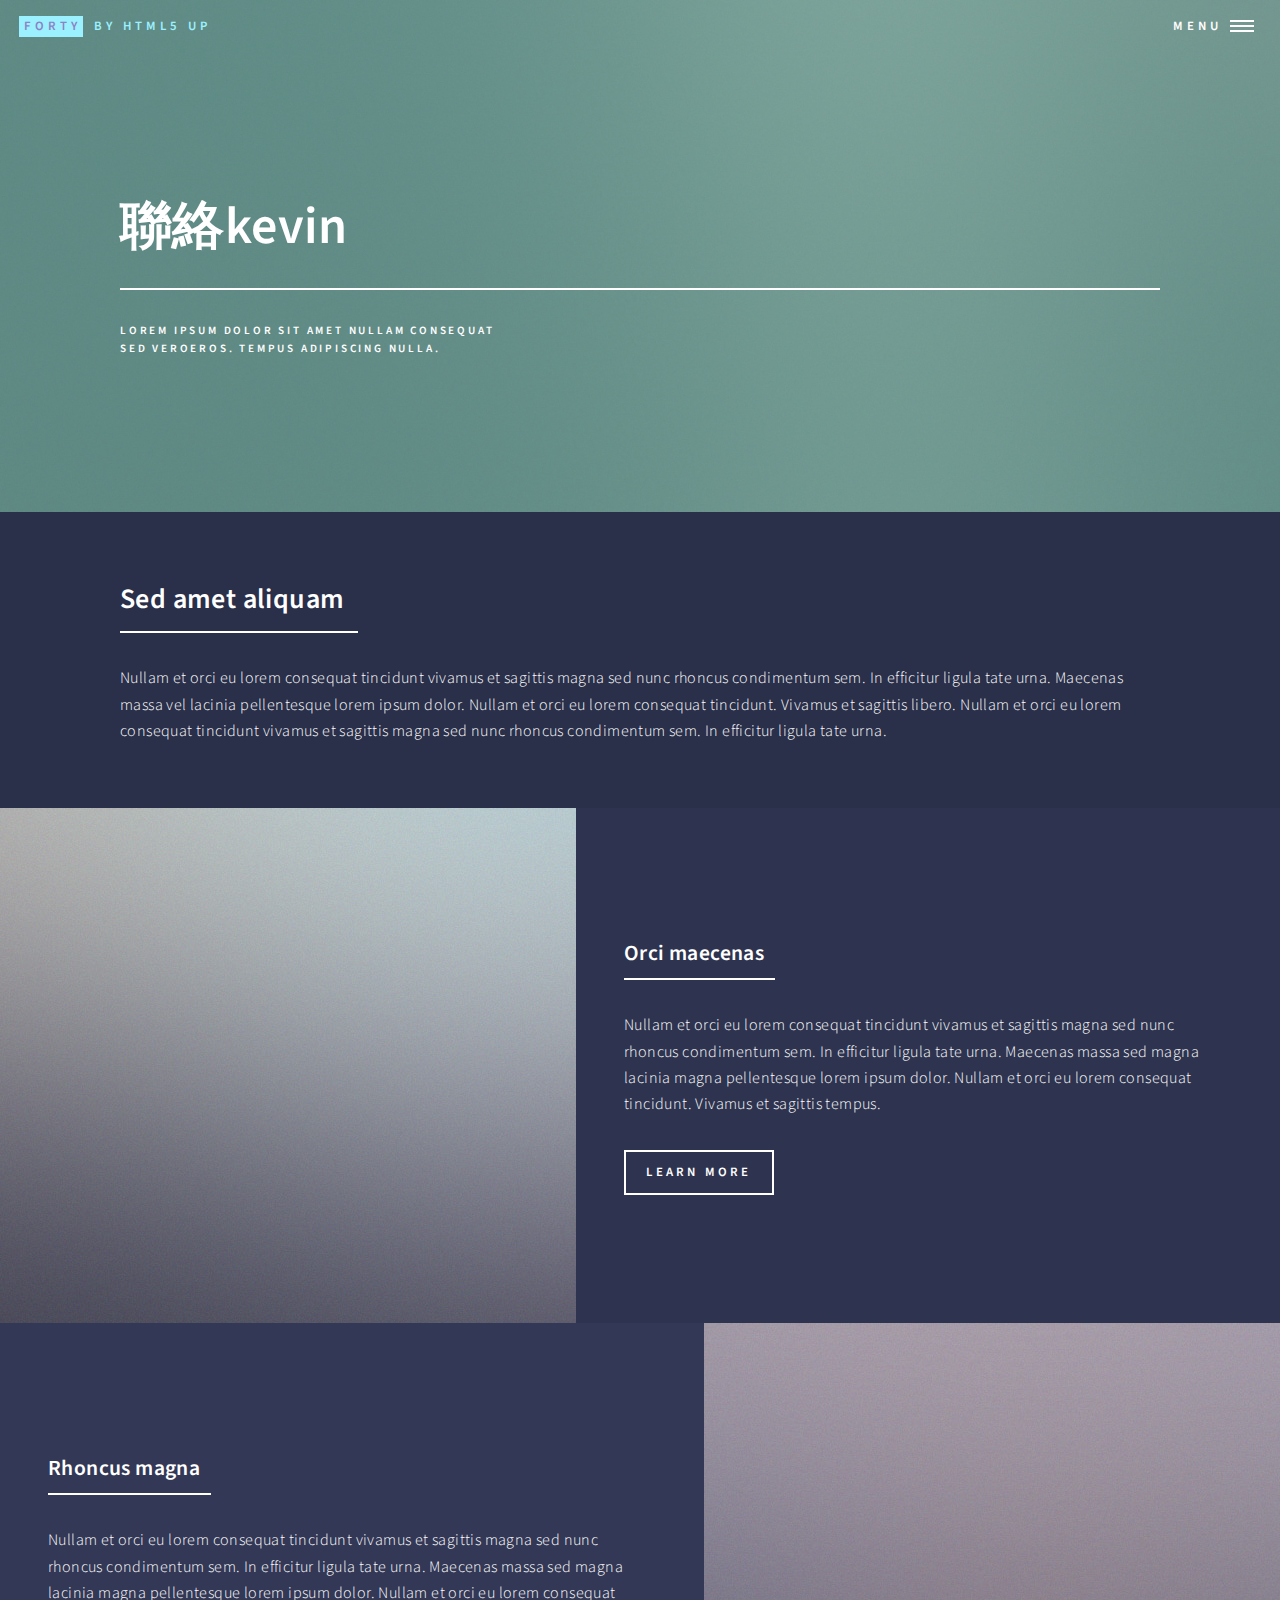
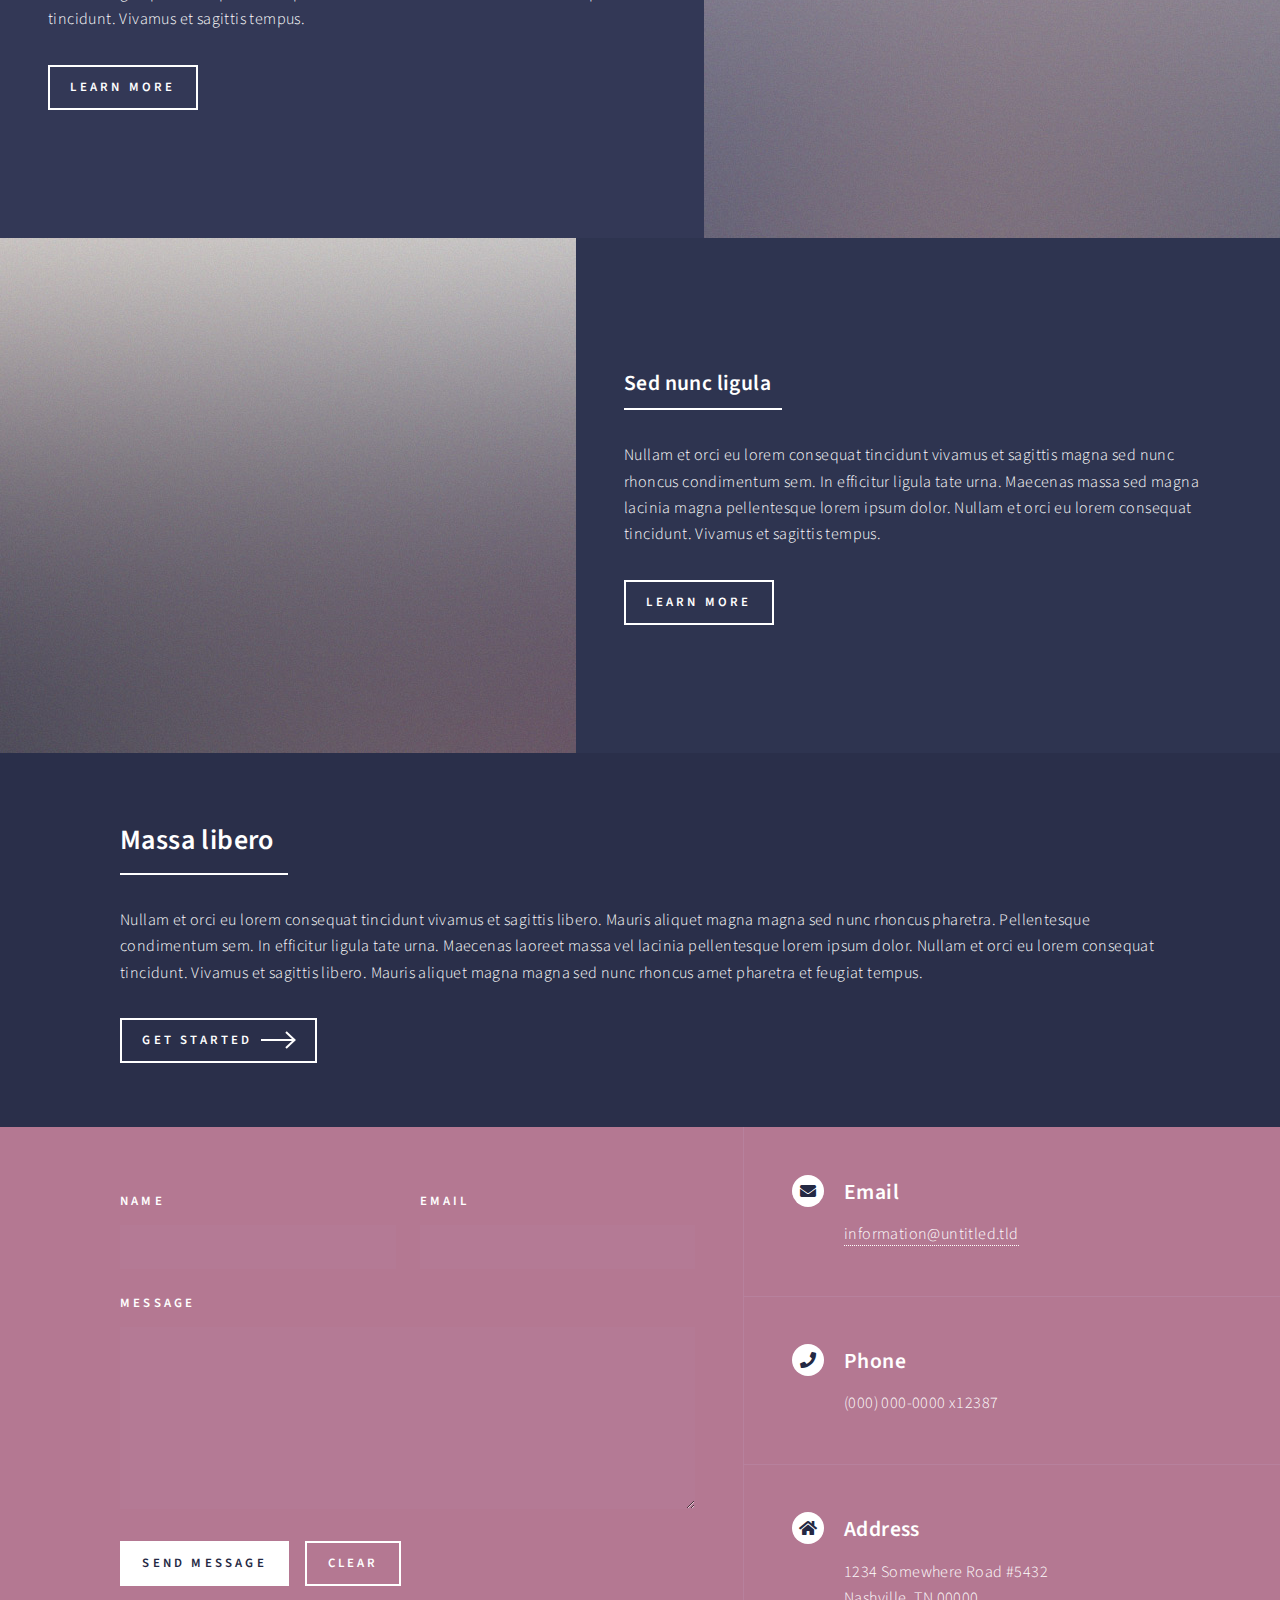
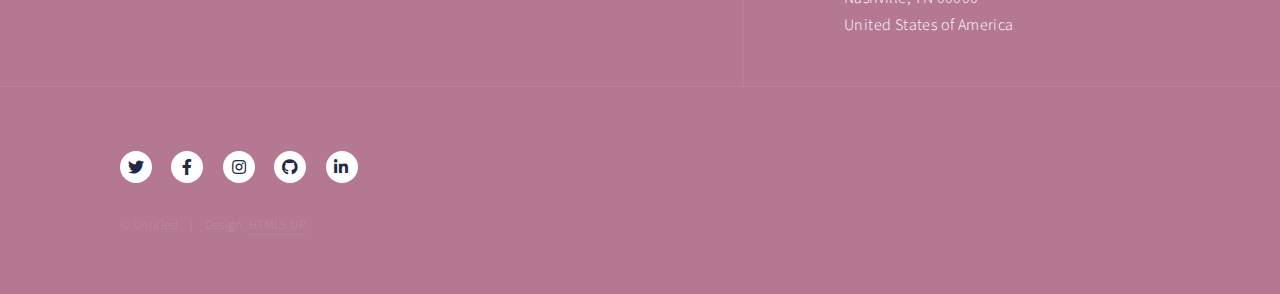
<file: 聯絡kevin.html>
<!DOCTYPE HTML>
<!--
	Forty by HTML5 UP
	html5up.net | @ajlkn
	Free for personal and commercial use under the CCA 3.0 license (html5up.net/license)
-->
<html>
	<head>
		<title>Landing - Forty by HTML5 UP</title>
		<meta charset="utf-8" />
		<meta name="viewport" content="width=device-width, initial-scale=1, user-scalable=no" />
		<link rel="stylesheet" href="assets/css/main.css" />
		<noscript><link rel="stylesheet" href="assets/css/noscript.css" /></noscript>
	</head>
	<body class="is-preload">

		<!-- Wrapper -->
			<div id="wrapper">

				<!-- Header -->
				<!-- Note: The "styleN" class below should match that of the banner element. -->
					<header id="header" class="alt style2">
						<a href="index.html" class="logo"><strong>Forty</strong> <span>by HTML5 UP</span></a>
						<nav>
							<a href="#menu">Menu</a>
						</nav>
					</header>

				<!-- Menu -->
					<nav id="menu">
						<ul class="links">
							<li><a href="index.html">Home</a></li>
							<li><a href="landing.html">Landing</a></li>
							<li><a href="generic.html">Generic</a></li>
							<li><a href="elements.html">Elements</a></li>
						</ul>
						<ul class="actions stacked">
							<li><a href="#" class="button primary fit">Get Started</a></li>
							<li><a href="#" class="button fit">Log In</a></li>
						</ul>
					</nav>

				<!-- Banner -->
				<!-- Note: The "styleN" class below should match that of the header element. -->
					<section id="banner" class="style6">
						<div class="inner">
							<span class="image">
								<img src="images/pic07.jpg" alt="" />
							</span>
							<header class="major">
								<h1>聯絡kevin</h1>
							</header>
							<div class="content">
								<p>Lorem ipsum dolor sit amet nullam consequat<br />
								sed veroeros. tempus adipiscing nulla.</p>
							</div>
						</div>
					</section>

				<!-- Main -->
					<div id="main">

						<!-- One -->
							<section id="one">
								<div class="inner">
									<header class="major">
										<h2>Sed amet aliquam</h2>
									</header>
									<p>Nullam et orci eu lorem consequat tincidunt vivamus et sagittis magna sed nunc rhoncus condimentum sem. In efficitur ligula tate urna. Maecenas massa vel lacinia pellentesque lorem ipsum dolor. Nullam et orci eu lorem consequat tincidunt. Vivamus et sagittis libero. Nullam et orci eu lorem consequat tincidunt vivamus et sagittis magna sed nunc rhoncus condimentum sem. In efficitur ligula tate urna.</p>
								</div>
							</section>

						<!-- Two -->
							<section id="two" class="spotlights">
								<section>
									<a href="generic.html" class="image">
										<img src="images/pic08.jpg" alt="" data-position="center center" />
									</a>
									<div class="content">
										<div class="inner">
											<header class="major">
												<h3>Orci maecenas</h3>
											</header>
											<p>Nullam et orci eu lorem consequat tincidunt vivamus et sagittis magna sed nunc rhoncus condimentum sem. In efficitur ligula tate urna. Maecenas massa sed magna lacinia magna pellentesque lorem ipsum dolor. Nullam et orci eu lorem consequat tincidunt. Vivamus et sagittis tempus.</p>
											<ul class="actions">
												<li><a href="generic.html" class="button">Learn more</a></li>
											</ul>
										</div>
									</div>
								</section>
								<section>
									<a href="generic.html" class="image">
										<img src="images/pic09.jpg" alt="" data-position="top center" />
									</a>
									<div class="content">
										<div class="inner">
											<header class="major">
												<h3>Rhoncus magna</h3>
											</header>
											<p>Nullam et orci eu lorem consequat tincidunt vivamus et sagittis magna sed nunc rhoncus condimentum sem. In efficitur ligula tate urna. Maecenas massa sed magna lacinia magna pellentesque lorem ipsum dolor. Nullam et orci eu lorem consequat tincidunt. Vivamus et sagittis tempus.</p>
											<ul class="actions">
												<li><a href="generic.html" class="button">Learn more</a></li>
											</ul>
										</div>
									</div>
								</section>
								<section>
									<a href="generic.html" class="image">
										<img src="images/pic10.jpg" alt="" data-position="25% 25%" />
									</a>
									<div class="content">
										<div class="inner">
											<header class="major">
												<h3>Sed nunc ligula</h3>
											</header>
											<p>Nullam et orci eu lorem consequat tincidunt vivamus et sagittis magna sed nunc rhoncus condimentum sem. In efficitur ligula tate urna. Maecenas massa sed magna lacinia magna pellentesque lorem ipsum dolor. Nullam et orci eu lorem consequat tincidunt. Vivamus et sagittis tempus.</p>
											<ul class="actions">
												<li><a href="generic.html" class="button">Learn more</a></li>
											</ul>
										</div>
									</div>
								</section>
							</section>

						<!-- Three -->
							<section id="three">
								<div class="inner">
									<header class="major">
										<h2>Massa libero</h2>
									</header>
									<p>Nullam et orci eu lorem consequat tincidunt vivamus et sagittis libero. Mauris aliquet magna magna sed nunc rhoncus pharetra. Pellentesque condimentum sem. In efficitur ligula tate urna. Maecenas laoreet massa vel lacinia pellentesque lorem ipsum dolor. Nullam et orci eu lorem consequat tincidunt. Vivamus et sagittis libero. Mauris aliquet magna magna sed nunc rhoncus amet pharetra et feugiat tempus.</p>
									<ul class="actions">
										<li><a href="generic.html" class="button next">Get Started</a></li>
									</ul>
								</div>
							</section>

					</div>

				<!-- Contact -->
					<section id="contact">
						<div class="inner">
							<section>
								<form method="post" action="#">
									<div class="fields">
										<div class="field half">
											<label for="name">Name</label>
											<input type="text" name="name" id="name" />
										</div>
										<div class="field half">
											<label for="email">Email</label>
											<input type="text" name="email" id="email" />
										</div>
										<div class="field">
											<label for="message">Message</label>
											<textarea name="message" id="message" rows="6"></textarea>
										</div>
									</div>
									<ul class="actions">
										<li><input type="submit" value="Send Message" class="primary" /></li>
										<li><input type="reset" value="Clear" /></li>
									</ul>
								</form>
							</section>
							<section class="split">
								<section>
									<div class="contact-method">
										<span class="icon solid alt fa-envelope"></span>
										<h3>Email</h3>
										<a href="#">information@untitled.tld</a>
									</div>
								</section>
								<section>
									<div class="contact-method">
										<span class="icon solid alt fa-phone"></span>
										<h3>Phone</h3>
										<span>(000) 000-0000 x12387</span>
									</div>
								</section>
								<section>
									<div class="contact-method">
										<span class="icon solid alt fa-home"></span>
										<h3>Address</h3>
										<span>1234 Somewhere Road #5432<br />
										Nashville, TN 00000<br />
										United States of America</span>
									</div>
								</section>
							</section>
						</div>
					</section>

				<!-- Footer -->
					<footer id="footer">
						<div class="inner">
							<ul class="icons">
								<li><a href="#" class="icon brands alt fa-twitter"><span class="label">Twitter</span></a></li>
								<li><a href="#" class="icon brands alt fa-facebook-f"><span class="label">Facebook</span></a></li>
								<li><a href="#" class="icon brands alt fa-instagram"><span class="label">Instagram</span></a></li>
								<li><a href="#" class="icon brands alt fa-github"><span class="label">GitHub</span></a></li>
								<li><a href="#" class="icon brands alt fa-linkedin-in"><span class="label">LinkedIn</span></a></li>
							</ul>
							<ul class="copyright">
								<li>&copy; Untitled</li><li>Design: <a href="https://html5up.net">HTML5 UP</a></li>
							</ul>
						</div>
					</footer>

			</div>

		<!-- Scripts -->
			<script src="assets/js/jquery.min.js"></script>
			<script src="assets/js/jquery.scrolly.min.js"></script>
			<script src="assets/js/jquery.scrollex.min.js"></script>
			<script src="assets/js/browser.min.js"></script>
			<script src="assets/js/breakpoints.min.js"></script>
			<script src="assets/js/util.js"></script>
			<script src="assets/js/main.js"></script>

	</body>
</html>
</file>
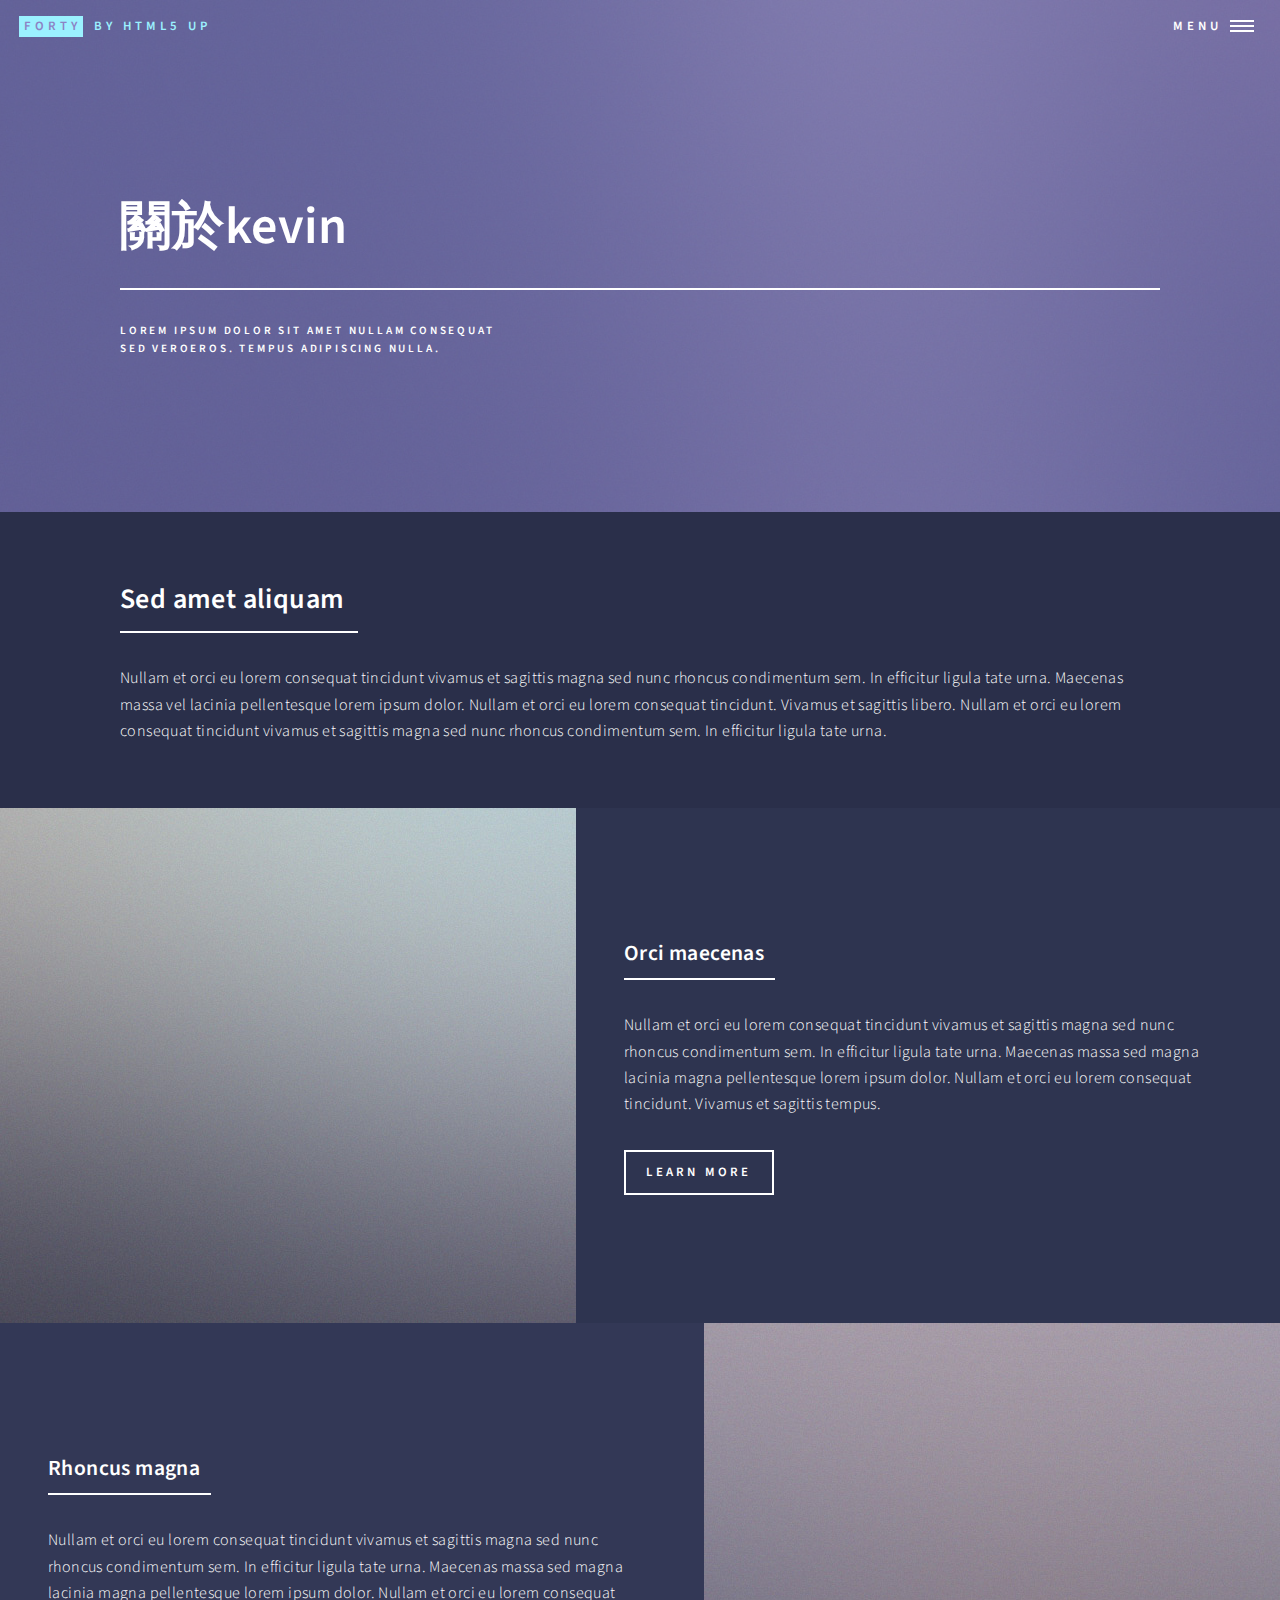
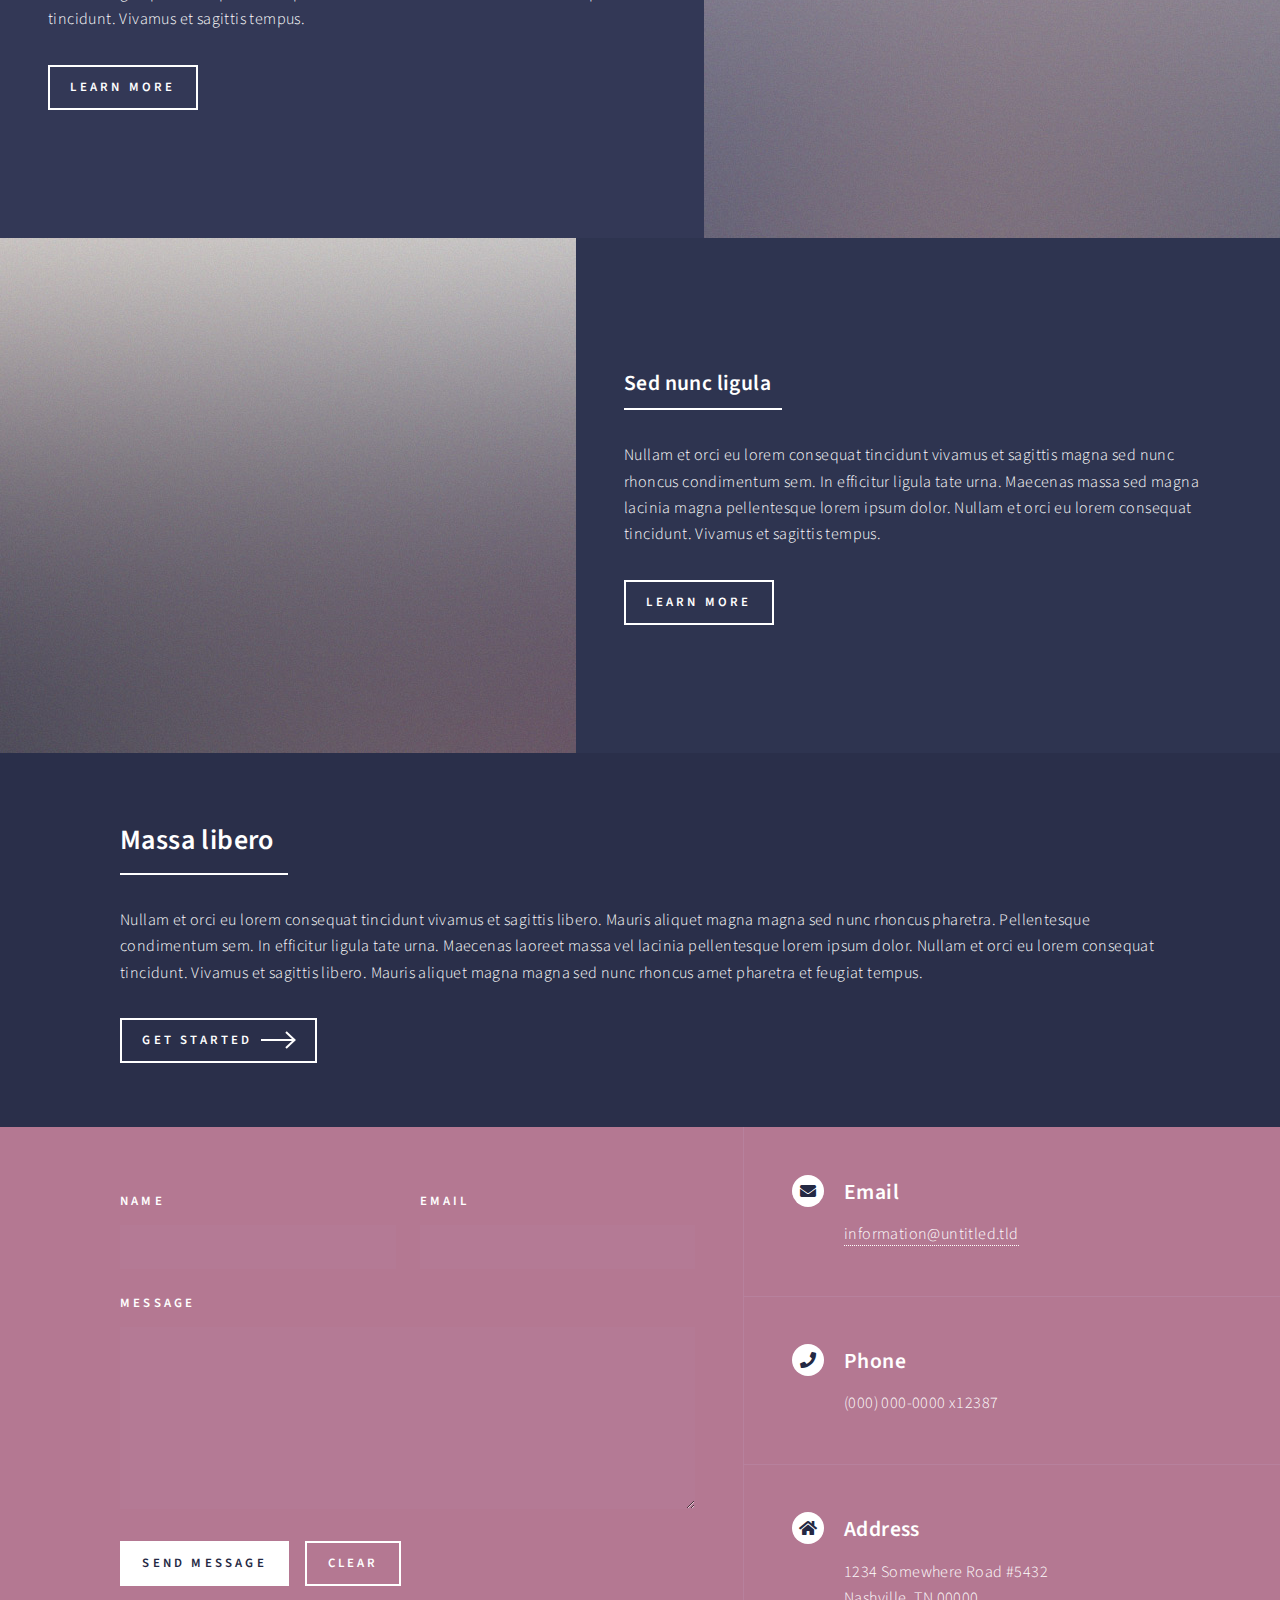
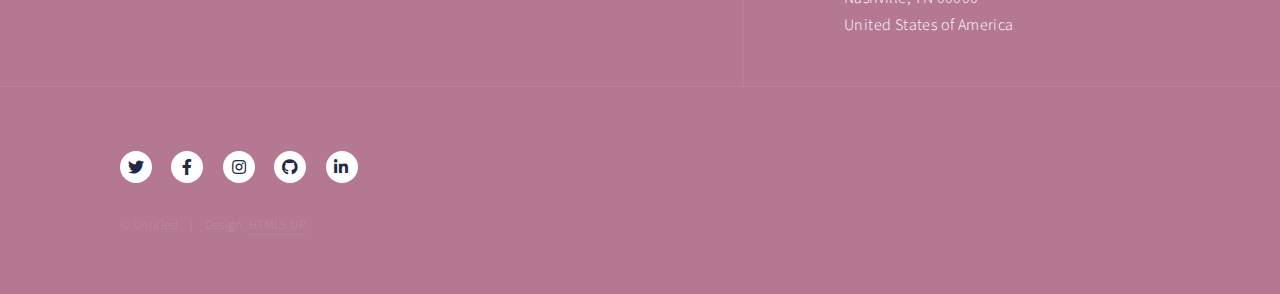
<file: 關於kevin.html>
<!DOCTYPE HTML>
<!--
	Forty by HTML5 UP
	html5up.net | @ajlkn
	Free for personal and commercial use under the CCA 3.0 license (html5up.net/license)
-->
<html>
	<head>
		<title>Landing - Forty by HTML5 UP</title>
		<meta charset="utf-8" />
		<meta name="viewport" content="width=device-width, initial-scale=1, user-scalable=no" />
		<link rel="stylesheet" href="assets/css/main.css" />
		<noscript><link rel="stylesheet" href="assets/css/noscript.css" /></noscript>
	</head>
	<body class="is-preload">

		<!-- Wrapper -->
			<div id="wrapper">

				<!-- Header -->
				<!-- Note: The "styleN" class below should match that of the banner element. -->
					<header id="header" class="alt style2">
						<a href="index.html" class="logo"><strong>Forty</strong> <span>by HTML5 UP</span></a>
						<nav>
							<a href="#menu">Menu</a>
						</nav>
					</header>

				<!-- Menu -->
					<nav id="menu">
						<ul class="links">
							<li><a href="index.html">Home</a></li>
							<li><a href="landing.html">Landing</a></li>
							<li><a href="generic.html">Generic</a></li>
							<li><a href="elements.html">Elements</a></li>
						</ul>
						<ul class="actions stacked">
							<li><a href="#" class="button primary fit">Get Started</a></li>
							<li><a href="#" class="button fit">Log In</a></li>
						</ul>
					</nav>

				<!-- Banner -->
				<!-- Note: The "styleN" class below should match that of the header element. -->
					<section id="banner" class="style2">
						<div class="inner">
							<span class="image">
								<img src="images/pic07.jpg" alt="" />
							</span>
							<header class="major">
								<h1>關於kevin</h1>
							</header>
							<div class="content">
								<p>Lorem ipsum dolor sit amet nullam consequat<br />
								sed veroeros. tempus adipiscing nulla.</p>
							</div>
						</div>
					</section>

				<!-- Main -->
					<div id="main">

						<!-- One -->
							<section id="one">
								<div class="inner">
									<header class="major">
										<h2>Sed amet aliquam</h2>
									</header>
									<p>Nullam et orci eu lorem consequat tincidunt vivamus et sagittis magna sed nunc rhoncus condimentum sem. In efficitur ligula tate urna. Maecenas massa vel lacinia pellentesque lorem ipsum dolor. Nullam et orci eu lorem consequat tincidunt. Vivamus et sagittis libero. Nullam et orci eu lorem consequat tincidunt vivamus et sagittis magna sed nunc rhoncus condimentum sem. In efficitur ligula tate urna.</p>
								</div>
							</section>

						<!-- Two -->
							<section id="two" class="spotlights">
								<section>
									<a href="generic.html" class="image">
										<img src="images/pic08.jpg" alt="" data-position="center center" />
									</a>
									<div class="content">
										<div class="inner">
											<header class="major">
												<h3>Orci maecenas</h3>
											</header>
											<p>Nullam et orci eu lorem consequat tincidunt vivamus et sagittis magna sed nunc rhoncus condimentum sem. In efficitur ligula tate urna. Maecenas massa sed magna lacinia magna pellentesque lorem ipsum dolor. Nullam et orci eu lorem consequat tincidunt. Vivamus et sagittis tempus.</p>
											<ul class="actions">
												<li><a href="generic.html" class="button">Learn more</a></li>
											</ul>
										</div>
									</div>
								</section>
								<section>
									<a href="generic.html" class="image">
										<img src="images/pic09.jpg" alt="" data-position="top center" />
									</a>
									<div class="content">
										<div class="inner">
											<header class="major">
												<h3>Rhoncus magna</h3>
											</header>
											<p>Nullam et orci eu lorem consequat tincidunt vivamus et sagittis magna sed nunc rhoncus condimentum sem. In efficitur ligula tate urna. Maecenas massa sed magna lacinia magna pellentesque lorem ipsum dolor. Nullam et orci eu lorem consequat tincidunt. Vivamus et sagittis tempus.</p>
											<ul class="actions">
												<li><a href="generic.html" class="button">Learn more</a></li>
											</ul>
										</div>
									</div>
								</section>
								<section>
									<a href="generic.html" class="image">
										<img src="images/pic10.jpg" alt="" data-position="25% 25%" />
									</a>
									<div class="content">
										<div class="inner">
											<header class="major">
												<h3>Sed nunc ligula</h3>
											</header>
											<p>Nullam et orci eu lorem consequat tincidunt vivamus et sagittis magna sed nunc rhoncus condimentum sem. In efficitur ligula tate urna. Maecenas massa sed magna lacinia magna pellentesque lorem ipsum dolor. Nullam et orci eu lorem consequat tincidunt. Vivamus et sagittis tempus.</p>
											<ul class="actions">
												<li><a href="generic.html" class="button">Learn more</a></li>
											</ul>
										</div>
									</div>
								</section>
							</section>

						<!-- Three -->
							<section id="three">
								<div class="inner">
									<header class="major">
										<h2>Massa libero</h2>
									</header>
									<p>Nullam et orci eu lorem consequat tincidunt vivamus et sagittis libero. Mauris aliquet magna magna sed nunc rhoncus pharetra. Pellentesque condimentum sem. In efficitur ligula tate urna. Maecenas laoreet massa vel lacinia pellentesque lorem ipsum dolor. Nullam et orci eu lorem consequat tincidunt. Vivamus et sagittis libero. Mauris aliquet magna magna sed nunc rhoncus amet pharetra et feugiat tempus.</p>
									<ul class="actions">
										<li><a href="generic.html" class="button next">Get Started</a></li>
									</ul>
								</div>
							</section>

					</div>

				<!-- Contact -->
					<section id="contact">
						<div class="inner">
							<section>
								<form method="post" action="#">
									<div class="fields">
										<div class="field half">
											<label for="name">Name</label>
											<input type="text" name="name" id="name" />
										</div>
										<div class="field half">
											<label for="email">Email</label>
											<input type="text" name="email" id="email" />
										</div>
										<div class="field">
											<label for="message">Message</label>
											<textarea name="message" id="message" rows="6"></textarea>
										</div>
									</div>
									<ul class="actions">
										<li><input type="submit" value="Send Message" class="primary" /></li>
										<li><input type="reset" value="Clear" /></li>
									</ul>
								</form>
							</section>
							<section class="split">
								<section>
									<div class="contact-method">
										<span class="icon solid alt fa-envelope"></span>
										<h3>Email</h3>
										<a href="#">information@untitled.tld</a>
									</div>
								</section>
								<section>
									<div class="contact-method">
										<span class="icon solid alt fa-phone"></span>
										<h3>Phone</h3>
										<span>(000) 000-0000 x12387</span>
									</div>
								</section>
								<section>
									<div class="contact-method">
										<span class="icon solid alt fa-home"></span>
										<h3>Address</h3>
										<span>1234 Somewhere Road #5432<br />
										Nashville, TN 00000<br />
										United States of America</span>
									</div>
								</section>
							</section>
						</div>
					</section>

				<!-- Footer -->
					<footer id="footer">
						<div class="inner">
							<ul class="icons">
								<li><a href="#" class="icon brands alt fa-twitter"><span class="label">Twitter</span></a></li>
								<li><a href="#" class="icon brands alt fa-facebook-f"><span class="label">Facebook</span></a></li>
								<li><a href="#" class="icon brands alt fa-instagram"><span class="label">Instagram</span></a></li>
								<li><a href="#" class="icon brands alt fa-github"><span class="label">GitHub</span></a></li>
								<li><a href="#" class="icon brands alt fa-linkedin-in"><span class="label">LinkedIn</span></a></li>
							</ul>
							<ul class="copyright">
								<li>&copy; Untitled</li><li>Design: <a href="https://html5up.net">HTML5 UP</a></li>
							</ul>
						</div>
					</footer>

			</div>

		<!-- Scripts -->
			<script src="assets/js/jquery.min.js"></script>
			<script src="assets/js/jquery.scrolly.min.js"></script>
			<script src="assets/js/jquery.scrollex.min.js"></script>
			<script src="assets/js/browser.min.js"></script>
			<script src="assets/js/breakpoints.min.js"></script>
			<script src="assets/js/util.js"></script>
			<script src="assets/js/main.js"></script>

	</body>
</html>
</file>
<file: assets/css/noscript.css>
/*
	Forty by HTML5 UP
	html5up.net | @ajlkn
	Free for personal and commercial use under the CCA 3.0 license (html5up.net/license)
*/

/* Banner */

	body.is-preload #banner:after {
		opacity: 0;
	}

	body.is-preload #banner > .inner {
		-moz-filter: none;
		-webkit-filter: none;
		-ms-filter: none;
		filter: none;
		-moz-transform: none;
		-webkit-transform: none;
		-ms-transform: none;
		transform: none;
		opacity: 1;
	}
</file>
<file: 室內設計3D圖相簿/assets/css/noscript.css>
/*
	Lens by HTML5 UP
	html5up.net | @ajlkn
	Free for personal and commercial use under the CCA 3.0 license (html5up.net/license)
*/

/* Main */

	#main {
		opacity: 1 !important;
		right: 0 !important;
	}

	body:before {
		content: 'Javascript is disabled :(';
		display: block;
		position: absolute;
		top: 50%;
		width: calc(100% - 22.5em * 0.333333333);
		height: 4em;
		margin-top: -2em;
		color: #282828;
		cursor: default;
		font-size: 3em;
		line-height: 4em;
		text-align: center;
		white-space: nowrap;
		left: 0;
	}
</file>
<file: assets/css/main.css>
@import url(fontawesome-all.min.css);
@import url("https://fonts.googleapis.com/css?family=Source+Sans+Pro:300,300italic,600,600italic");

/*
	Forty by HTML5 UP
	html5up.net | @ajlkn
	Free for personal and commercial use under the CCA 3.0 license (html5up.net/license)
*/

html, body, div, span, applet, object,
iframe, h1, h2, h3, h4, h5, h6, p, blockquote,
pre, a, abbr, acronym, address, big, cite,
code, del, dfn, em, img, ins, kbd, q, s, samp,
small, strike, strong, sub, sup, tt, var, b,
u, i, center, dl, dt, dd, ol, ul, li, fieldset,
form, label, legend, table, caption, tbody,
tfoot, thead, tr, th, td, article, aside,
canvas, details, embed, figure, figcaption,
footer, header, hgroup, menu, nav, output, ruby,
section, summary, time, mark, audio, video {
	margin: 0;
	padding: 0;
	border: 0;
	font-size: 100%;
	font: inherit;
	vertical-align: baseline;}

article, aside, details, figcaption, figure,
footer, header, hgroup, menu, nav, section {
	display: block;}

body {
	line-height: 1;
}

ol, ul {
	list-style: none;
}

blockquote, q {
	quotes: none;
}

	blockquote:before, blockquote:after, q:before, q:after {
		content: '';
		content: none;
	}

table {
	border-collapse: collapse;
	border-spacing: 0;
}

body {
	-webkit-text-size-adjust: none;
}

mark {
	background-color: transparent;
	color: inherit;
}

input::-moz-focus-inner {
	border: 0;
	padding: 0;
}

input, select, textarea {
	-moz-appearance: none;
	-webkit-appearance: none;
	-ms-appearance: none;
	appearance: none;
}

/* Basic */

	@-ms-viewport {
		width: device-width;
	}

	body {
		-ms-overflow-style: scrollbar;
	}

	@media screen and (max-width: 480px) {

		html, body {
			min-width: 320px;
		}

	}

	html {
		box-sizing: border-box;
	}

	*, *:before, *:after {
		box-sizing: inherit;
	}

	body {
		background: #b47892;
	}

		body.is-preload *, body.is-preload *:before, body.is-preload *:after {
			-moz-animation: none !important;
			-webkit-animation: none !important;
			-ms-animation: none !important;
			animation: none !important;
			-moz-transition: none !important;
			-webkit-transition: none !important;
			-ms-transition: none !important;
			transition: none !important;
		}

/* Type */

	body, input, select, textarea {
		color: #ffffff;
		font-family: "Source Sans Pro", Helvetica, sans-serif;
		font-size:17spt;
		font-weight: 300;
		letter-spacing: 0.025em;
		line-height: 1.65;
	}

		@media screen and (max-width: 1680px) {

			body, input, select, textarea {
				font-size: 14pt;
			}

		}

		@media screen and (max-width: 1280px) {

			body, input, select, textarea {
				font-size: 12pt;
			}

		}

		@media screen and (max-width: 360px) {

			body, input, select, textarea {
				font-size: 11pt;
			}

		}

	a {
		-moz-transition: color 0.2s ease-in-out, border-bottom-color 0.2s ease-in-out;
		-webkit-transition: color 0.2s ease-in-out, border-bottom-color 0.2s ease-in-out;
		-ms-transition: color 0.2s ease-in-out, border-bottom-color 0.2s ease-in-out;
		transition: color 0.2s ease-in-out, border-bottom-color 0.2s ease-in-out;
		border-bottom: dotted 1px;
		color: inherit;
		text-decoration: none;
	}

		a:hover {
			border-bottom-color: transparent;
			color: #9bf1ff !important;
		}

		a:active {
			color: #53e3fb !important;
		}

	strong, b {
		color: #ffffff;
		font-weight: 600;
	}

	em, i {
		font-style: italic;
	}

	p {
		margin: 0 0 2em 0;
	}

	h1, h2, h3, h4, h5, h6 {
		color: #ffffff;
		font-weight: 600;
		line-height: 1.65;
		margin: 0 0 1em 0;
	}

		h1 a, h2 a, h3 a, h4 a, h5 a, h6 a {
			color: inherit;
			border-bottom: 0;
		}

	h1 {
		font-size: 2.5em;
	}

	h2 {
		font-size: 1.75em;
	}

	h3 {
		font-size: 1.35em;
	}

	h4 {
		font-size: 1.1em;
	}

	h5 {
		font-size: 0.9em;
	}

	h6 {
		font-size: 0.7em;
	}

	@media screen and (max-width: 736px) {

		h1 {
			font-size: 2em;
		}

		h2 {
			font-size: 1.5em;
		}

		h3 {
			font-size: 1.25em;
		}

	}

	sub {
		font-size: 0.8em;
		position: relative;
		top: 0.5em;
	}

	sup {
		font-size: 0.8em;
		position: relative;
		top: -0.5em;
	}

	blockquote {
		border-left: solid 4px rgba(212, 212, 255, 0.1);
		font-style: italic;
		margin: 0 0 2em 0;
		padding: 0.5em 0 0.5em 2em;
	}

	code {
		background: rgba(212, 212, 255, 0.035);
		font-family: "Courier New", monospace;
		font-size: 0.9em;
		margin: 0 0.25em;
		padding: 0.25em 0.65em;
	}

	pre {
		-webkit-overflow-scrolling: touch;
		font-family: "Courier New", monospace;
		font-size: 0.9em;
		margin: 0 0 2em 0;
	}

		pre code {
			display: block;
			line-height: 1.75;
			padding: 1em 1.5em;
			overflow-x: auto;
		}

	hr {
		border: 0;
		border-bottom: solid 1px rgba(212, 212, 255, 0.1);
		margin: 2em 0;
	}

		hr.major {
			margin: 3em 0;
		}

	.align-left {
		text-align: left;
	}

	.align-center {
		text-align: center;
	}

	.align-right {
		text-align: right;
	}

/* Row */

	.row {
		display: flex;
		flex-wrap: wrap;
		box-sizing: border-box;
		align-items: stretch;
	}

		.row > * {
			box-sizing: border-box;
		}

		.row.gtr-uniform > * > :last-child {
			margin-bottom: 0;
		}

		.row.aln-left {
			justify-content: flex-start;
		}

		.row.aln-center {
			justify-content: center;
		}

		.row.aln-right {
			justify-content: flex-end;
		}

		.row.aln-top {
			align-items: flex-start;
		}

		.row.aln-middle {
			align-items: center;
		}

		.row.aln-bottom {
			align-items: flex-end;
		}

		.row > .imp {
			order: -1;
		}

		.row > .col-1 {
			width: 8.33333%;
		}

		.row > .off-1 {
			margin-left: 8.33333%;
		}

		.row > .col-2 {
			width: 16.66667%;
		}

		.row > .off-2 {
			margin-left: 16.66667%;
		}

		.row > .col-3 {
			width: 25%;
		}

		.row > .off-3 {
			margin-left: 25%;
		}

		.row > .col-4 {
			width: 33.33333%;
		}

		.row > .off-4 {
			margin-left: 33.33333%;
		}

		.row > .col-5 {
			width: 41.66667%;
		}

		.row > .off-5 {
			margin-left: 41.66667%;
		}

		.row > .col-6 {
			width: 50%;
		}

		.row > .off-6 {
			margin-left: 50%;
		}

		.row > .col-7 {
			width: 58.33333%;
		}

		.row > .off-7 {
			margin-left: 58.33333%;
		}

		.row > .col-8 {
			width: 66.66667%;
		}

		.row > .off-8 {
			margin-left: 66.66667%;
		}

		.row > .col-9 {
			width: 75%;
		}

		.row > .off-9 {
			margin-left: 75%;
		}

		.row > .col-10 {
			width: 83.33333%;
		}

		.row > .off-10 {
			margin-left: 83.33333%;
		}

		.row > .col-11 {
			width: 91.66667%;
		}

		.row > .off-11 {
			margin-left: 91.66667%;
		}

		.row > .col-12 {
			width: 100%;
		}

		.row > .off-12 {
			margin-left: 100%;
		}

		.row.gtr-0 {
			margin-top: 0;
			margin-left: 0em;
		}

			.row.gtr-0 > * {
				padding: 0 0 0 0em;
			}

			.row.gtr-0.gtr-uniform {
				margin-top: 0em;
			}

				.row.gtr-0.gtr-uniform > * {
					padding-top: 0em;
				}

		.row.gtr-25 {
			margin-top: 0;
			margin-left: -0.5em;
		}

			.row.gtr-25 > * {
				padding: 0 0 0 0.5em;
			}

			.row.gtr-25.gtr-uniform {
				margin-top: -0.5em;
			}

				.row.gtr-25.gtr-uniform > * {
					padding-top: 0.5em;
				}

		.row.gtr-50 {
			margin-top: 0;
			margin-left: -1em;
		}

			.row.gtr-50 > * {
				padding: 0 0 0 1em;
			}

			.row.gtr-50.gtr-uniform {
				margin-top: -1em;
			}

				.row.gtr-50.gtr-uniform > * {
					padding-top: 1em;
				}

		.row {
			margin-top: 0;
			margin-left: -2em;
		}

			.row > * {
				padding: 0 0 0 2em;
			}

			.row.gtr-uniform {
				margin-top: -2em;
			}

				.row.gtr-uniform > * {
					padding-top: 2em;
				}

		.row.gtr-150 {
			margin-top: 0;
			margin-left: -3em;
		}

			.row.gtr-150 > * {
				padding: 0 0 0 3em;
			}

			.row.gtr-150.gtr-uniform {
				margin-top: -3em;
			}

				.row.gtr-150.gtr-uniform > * {
					padding-top: 3em;
				}

		.row.gtr-200 {
			margin-top: 0;
			margin-left: -4em;
		}

			.row.gtr-200 > * {
				padding: 0 0 0 4em;
			}

			.row.gtr-200.gtr-uniform {
				margin-top: -4em;
			}

				.row.gtr-200.gtr-uniform > * {
					padding-top: 4em;
				}

		@media screen and (max-width: 1680px) {

			.row {
				display: flex;
				flex-wrap: wrap;
				box-sizing: border-box;
				align-items: stretch;
			}

				.row > * {
					box-sizing: border-box;
				}

				.row.gtr-uniform > * > :last-child {
					margin-bottom: 0;
				}

				.row.aln-left {
					justify-content: flex-start;
				}

				.row.aln-center {
					justify-content: center;
				}

				.row.aln-right {
					justify-content: flex-end;
				}

				.row.aln-top {
					align-items: flex-start;
				}

				.row.aln-middle {
					align-items: center;
				}

				.row.aln-bottom {
					align-items: flex-end;
				}

				.row > .imp-xlarge {
					order: -1;
				}

				.row > .col-1-xlarge {
					width: 8.33333%;
				}

				.row > .off-1-xlarge {
					margin-left: 8.33333%;
				}

				.row > .col-2-xlarge {
					width: 16.66667%;
				}

				.row > .off-2-xlarge {
					margin-left: 16.66667%;
				}

				.row > .col-3-xlarge {
					width: 25%;
				}

				.row > .off-3-xlarge {
					margin-left: 25%;
				}

				.row > .col-4-xlarge {
					width: 33.33333%;
				}

				.row > .off-4-xlarge {
					margin-left: 33.33333%;
				}

				.row > .col-5-xlarge {
					width: 41.66667%;
				}

				.row > .off-5-xlarge {
					margin-left: 41.66667%;
				}

				.row > .col-6-xlarge {
					width: 50%;
				}

				.row > .off-6-xlarge {
					margin-left: 50%;
				}

				.row > .col-7-xlarge {
					width: 58.33333%;
				}

				.row > .off-7-xlarge {
					margin-left: 58.33333%;
				}

				.row > .col-8-xlarge {
					width: 66.66667%;
				}

				.row > .off-8-xlarge {
					margin-left: 66.66667%;
				}

				.row > .col-9-xlarge {
					width: 75%;
				}

				.row > .off-9-xlarge {
					margin-left: 75%;
				}

				.row > .col-10-xlarge {
					width: 83.33333%;
				}

				.row > .off-10-xlarge {
					margin-left: 83.33333%;
				}

				.row > .col-11-xlarge {
					width: 91.66667%;
				}

				.row > .off-11-xlarge {
					margin-left: 91.66667%;
				}

				.row > .col-12-xlarge {
					width: 100%;
				}

				.row > .off-12-xlarge {
					margin-left: 100%;
				}

				.row.gtr-0 {
					margin-top: 0;
					margin-left: 0em;
				}

					.row.gtr-0 > * {
						padding: 0 0 0 0em;
					}

					.row.gtr-0.gtr-uniform {
						margin-top: 0em;
					}

						.row.gtr-0.gtr-uniform > * {
							padding-top: 0em;
						}

				.row.gtr-25 {
					margin-top: 0;
					margin-left: -0.5em;
				}

					.row.gtr-25 > * {
						padding: 0 0 0 0.5em;
					}

					.row.gtr-25.gtr-uniform {
						margin-top: -0.5em;
					}

						.row.gtr-25.gtr-uniform > * {
							padding-top: 0.5em;
						}

				.row.gtr-50 {
					margin-top: 0;
					margin-left: -1em;
				}

					.row.gtr-50 > * {
						padding: 0 0 0 1em;
					}

					.row.gtr-50.gtr-uniform {
						margin-top: -1em;
					}

						.row.gtr-50.gtr-uniform > * {
							padding-top: 1em;
						}

				.row {
					margin-top: 0;
					margin-left: -2em;
				}

					.row > * {
						padding: 0 0 0 2em;
					}

					.row.gtr-uniform {
						margin-top: -2em;
					}

						.row.gtr-uniform > * {
							padding-top: 2em;
						}

				.row.gtr-150 {
					margin-top: 0;
					margin-left: -3em;
				}

					.row.gtr-150 > * {
						padding: 0 0 0 3em;
					}

					.row.gtr-150.gtr-uniform {
						margin-top: -3em;
					}

						.row.gtr-150.gtr-uniform > * {
							padding-top: 3em;
						}

				.row.gtr-200 {
					margin-top: 0;
					margin-left: -4em;
				}

					.row.gtr-200 > * {
						padding: 0 0 0 4em;
					}

					.row.gtr-200.gtr-uniform {
						margin-top: -4em;
					}

						.row.gtr-200.gtr-uniform > * {
							padding-top: 4em;
						}

		}

		@media screen and (max-width: 1280px) {

			.row {
				display: flex;
				flex-wrap: wrap;
				box-sizing: border-box;
				align-items: stretch;
			}

				.row > * {
					box-sizing: border-box;
				}

				.row.gtr-uniform > * > :last-child {
					margin-bottom: 0;
				}

				.row.aln-left {
					justify-content: flex-start;
				}

				.row.aln-center {
					justify-content: center;
				}

				.row.aln-right {
					justify-content: flex-end;
				}

				.row.aln-top {
					align-items: flex-start;
				}

				.row.aln-middle {
					align-items: center;
				}

				.row.aln-bottom {
					align-items: flex-end;
				}

				.row > .imp-large {
					order: -1;
				}

				.row > .col-1-large {
					width: 8.33333%;
				}

				.row > .off-1-large {
					margin-left: 8.33333%;
				}

				.row > .col-2-large {
					width: 16.66667%;
				}

				.row > .off-2-large {
					margin-left: 16.66667%;
				}

				.row > .col-3-large {
					width: 25%;
				}

				.row > .off-3-large {
					margin-left: 25%;
				}

				.row > .col-4-large {
					width: 33.33333%;
				}

				.row > .off-4-large {
					margin-left: 33.33333%;
				}

				.row > .col-5-large {
					width: 41.66667%;
				}

				.row > .off-5-large {
					margin-left: 41.66667%;
				}

				.row > .col-6-large {
					width: 50%;
				}

				.row > .off-6-large {
					margin-left: 50%;
				}

				.row > .col-7-large {
					width: 58.33333%;
				}

				.row > .off-7-large {
					margin-left: 58.33333%;
				}

				.row > .col-8-large {
					width: 66.66667%;
				}

				.row > .off-8-large {
					margin-left: 66.66667%;
				}

				.row > .col-9-large {
					width: 75%;
				}

				.row > .off-9-large {
					margin-left: 75%;
				}

				.row > .col-10-large {
					width: 83.33333%;
				}

				.row > .off-10-large {
					margin-left: 83.33333%;
				}

				.row > .col-11-large {
					width: 91.66667%;
				}

				.row > .off-11-large {
					margin-left: 91.66667%;
				}

				.row > .col-12-large {
					width: 100%;
				}

				.row > .off-12-large {
					margin-left: 100%;
				}

				.row.gtr-0 {
					margin-top: 0;
					margin-left: 0em;
				}

					.row.gtr-0 > * {
						padding: 0 0 0 0em;
					}

					.row.gtr-0.gtr-uniform {
						margin-top: 0em;
					}

						.row.gtr-0.gtr-uniform > * {
							padding-top: 0em;
						}

				.row.gtr-25 {
					margin-top: 0;
					margin-left: -0.375em;
				}

					.row.gtr-25 > * {
						padding: 0 0 0 0.375em;
					}

					.row.gtr-25.gtr-uniform {
						margin-top: -0.375em;
					}

						.row.gtr-25.gtr-uniform > * {
							padding-top: 0.375em;
						}

				.row.gtr-50 {
					margin-top: 0;
					margin-left: -0.75em;
				}

					.row.gtr-50 > * {
						padding: 0 0 0 0.75em;
					}

					.row.gtr-50.gtr-uniform {
						margin-top: -0.75em;
					}

						.row.gtr-50.gtr-uniform > * {
							padding-top: 0.75em;
						}

				.row {
					margin-top: 0;
					margin-left: -1.5em;
				}

					.row > * {
						padding: 0 0 0 1.5em;
					}

					.row.gtr-uniform {
						margin-top: -1.5em;
					}

						.row.gtr-uniform > * {
							padding-top: 1.5em;
						}

				.row.gtr-150 {
					margin-top: 0;
					margin-left: -2.25em;
				}

					.row.gtr-150 > * {
						padding: 0 0 0 2.25em;
					}

					.row.gtr-150.gtr-uniform {
						margin-top: -2.25em;
					}

						.row.gtr-150.gtr-uniform > * {
							padding-top: 2.25em;
						}

				.row.gtr-200 {
					margin-top: 0;
					margin-left: -3em;
				}

					.row.gtr-200 > * {
						padding: 0 0 0 3em;
					}

					.row.gtr-200.gtr-uniform {
						margin-top: -3em;
					}

						.row.gtr-200.gtr-uniform > * {
							padding-top: 3em;
						}

		}

		@media screen and (max-width: 980px) {

			.row {
				display: flex;
				flex-wrap: wrap;
				box-sizing: border-box;
				align-items: stretch;
			}

				.row > * {
					box-sizing: border-box;
				}

				.row.gtr-uniform > * > :last-child {
					margin-bottom: 0;
				}

				.row.aln-left {
					justify-content: flex-start;
				}

				.row.aln-center {
					justify-content: center;
				}

				.row.aln-right {
					justify-content: flex-end;
				}

				.row.aln-top {
					align-items: flex-start;
				}

				.row.aln-middle {
					align-items: center;
				}

				.row.aln-bottom {
					align-items: flex-end;
				}

				.row > .imp-medium {
					order: -1;
				}

				.row > .col-1-medium {
					width: 8.33333%;
				}

				.row > .off-1-medium {
					margin-left: 8.33333%;
				}

				.row > .col-2-medium {
					width: 16.66667%;
				}

				.row > .off-2-medium {
					margin-left: 16.66667%;
				}

				.row > .col-3-medium {
					width: 25%;
				}

				.row > .off-3-medium {
					margin-left: 25%;
				}

				.row > .col-4-medium {
					width: 33.33333%;
				}

				.row > .off-4-medium {
					margin-left: 33.33333%;
				}

				.row > .col-5-medium {
					width: 41.66667%;
				}

				.row > .off-5-medium {
					margin-left: 41.66667%;
				}

				.row > .col-6-medium {
					width: 50%;
				}

				.row > .off-6-medium {
					margin-left: 50%;
				}

				.row > .col-7-medium {
					width: 58.33333%;
				}

				.row > .off-7-medium {
					margin-left: 58.33333%;
				}

				.row > .col-8-medium {
					width: 66.66667%;
				}

				.row > .off-8-medium {
					margin-left: 66.66667%;
				}

				.row > .col-9-medium {
					width: 75%;
				}

				.row > .off-9-medium {
					margin-left: 75%;
				}

				.row > .col-10-medium {
					width: 83.33333%;
				}

				.row > .off-10-medium {
					margin-left: 83.33333%;
				}

				.row > .col-11-medium {
					width: 91.66667%;
				}

				.row > .off-11-medium {
					margin-left: 91.66667%;
				}

				.row > .col-12-medium {
					width: 100%;
				}

				.row > .off-12-medium {
					margin-left: 100%;
				}

				.row.gtr-0 {
					margin-top: 0;
					margin-left: 0em;
				}

					.row.gtr-0 > * {
						padding: 0 0 0 0em;
					}

					.row.gtr-0.gtr-uniform {
						margin-top: 0em;
					}

						.row.gtr-0.gtr-uniform > * {
							padding-top: 0em;
						}

				.row.gtr-25 {
					margin-top: 0;
					margin-left: -0.375em;
				}

					.row.gtr-25 > * {
						padding: 0 0 0 0.375em;
					}

					.row.gtr-25.gtr-uniform {
						margin-top: -0.375em;
					}

						.row.gtr-25.gtr-uniform > * {
							padding-top: 0.375em;
						}

				.row.gtr-50 {
					margin-top: 0;
					margin-left: -0.75em;
				}

					.row.gtr-50 > * {
						padding: 0 0 0 0.75em;
					}

					.row.gtr-50.gtr-uniform {
						margin-top: -0.75em;
					}

						.row.gtr-50.gtr-uniform > * {
							padding-top: 0.75em;
						}

				.row {
					margin-top: 0;
					margin-left: -1.5em;
				}

					.row > * {
						padding: 0 0 0 1.5em;
					}

					.row.gtr-uniform {
						margin-top: -1.5em;
					}

						.row.gtr-uniform > * {
							padding-top: 1.5em;
						}

				.row.gtr-150 {
					margin-top: 0;
					margin-left: -2.25em;
				}

					.row.gtr-150 > * {
						padding: 0 0 0 2.25em;
					}

					.row.gtr-150.gtr-uniform {
						margin-top: -2.25em;
					}

						.row.gtr-150.gtr-uniform > * {
							padding-top: 2.25em;
						}

				.row.gtr-200 {
					margin-top: 0;
					margin-left: -3em;
				}

					.row.gtr-200 > * {
						padding: 0 0 0 3em;
					}

					.row.gtr-200.gtr-uniform {
						margin-top: -3em;
					}

						.row.gtr-200.gtr-uniform > * {
							padding-top: 3em;
						}

		}

		@media screen and (max-width: 736px) {

			.row {
				display: flex;
				flex-wrap: wrap;
				box-sizing: border-box;
				align-items: stretch;
			}

				.row > * {
					box-sizing: border-box;
				}

				.row.gtr-uniform > * > :last-child {
					margin-bottom: 0;
				}

				.row.aln-left {
					justify-content: flex-start;
				}

				.row.aln-center {
					justify-content: center;
				}

				.row.aln-right {
					justify-content: flex-end;
				}

				.row.aln-top {
					align-items: flex-start;
				}

				.row.aln-middle {
					align-items: center;
				}

				.row.aln-bottom {
					align-items: flex-end;
				}

				.row > .imp-small {
					order: -1;
				}

				.row > .col-1-small {
					width: 8.33333%;
				}

				.row > .off-1-small {
					margin-left: 8.33333%;
				}

				.row > .col-2-small {
					width: 16.66667%;
				}

				.row > .off-2-small {
					margin-left: 16.66667%;
				}

				.row > .col-3-small {
					width: 25%;
				}

				.row > .off-3-small {
					margin-left: 25%;
				}

				.row > .col-4-small {
					width: 33.33333%;
				}

				.row > .off-4-small {
					margin-left: 33.33333%;
				}

				.row > .col-5-small {
					width: 41.66667%;
				}

				.row > .off-5-small {
					margin-left: 41.66667%;
				}

				.row > .col-6-small {
					width: 50%;
				}

				.row > .off-6-small {
					margin-left: 50%;
				}

				.row > .col-7-small {
					width: 58.33333%;
				}

				.row > .off-7-small {
					margin-left: 58.33333%;
				}

				.row > .col-8-small {
					width: 66.66667%;
				}

				.row > .off-8-small {
					margin-left: 66.66667%;
				}

				.row > .col-9-small {
					width: 75%;
				}

				.row > .off-9-small {
					margin-left: 75%;
				}

				.row > .col-10-small {
					width: 83.33333%;
				}

				.row > .off-10-small {
					margin-left: 83.33333%;
				}

				.row > .col-11-small {
					width: 91.66667%;
				}

				.row > .off-11-small {
					margin-left: 91.66667%;
				}

				.row > .col-12-small {
					width: 100%;
				}

				.row > .off-12-small {
					margin-left: 100%;
				}

				.row.gtr-0 {
					margin-top: 0;
					margin-left: 0em;
				}

					.row.gtr-0 > * {
						padding: 0 0 0 0em;
					}

					.row.gtr-0.gtr-uniform {
						margin-top: 0em;
					}

						.row.gtr-0.gtr-uniform > * {
							padding-top: 0em;
						}

				.row.gtr-25 {
					margin-top: 0;
					margin-left: -0.3125em;
				}

					.row.gtr-25 > * {
						padding: 0 0 0 0.3125em;
					}

					.row.gtr-25.gtr-uniform {
						margin-top: -0.3125em;
					}

						.row.gtr-25.gtr-uniform > * {
							padding-top: 0.3125em;
						}

				.row.gtr-50 {
					margin-top: 0;
					margin-left: -0.625em;
				}

					.row.gtr-50 > * {
						padding: 0 0 0 0.625em;
					}

					.row.gtr-50.gtr-uniform {
						margin-top: -0.625em;
					}

						.row.gtr-50.gtr-uniform > * {
							padding-top: 0.625em;
						}

				.row {
					margin-top: 0;
					margin-left: -1.25em;
				}

					.row > * {
						padding: 0 0 0 1.25em;
					}

					.row.gtr-uniform {
						margin-top: -1.25em;
					}

						.row.gtr-uniform > * {
							padding-top: 1.25em;
						}

				.row.gtr-150 {
					margin-top: 0;
					margin-left: -1.875em;
				}

					.row.gtr-150 > * {
						padding: 0 0 0 1.875em;
					}

					.row.gtr-150.gtr-uniform {
						margin-top: -1.875em;
					}

						.row.gtr-150.gtr-uniform > * {
							padding-top: 1.875em;
						}

				.row.gtr-200 {
					margin-top: 0;
					margin-left: -2.5em;
				}

					.row.gtr-200 > * {
						padding: 0 0 0 2.5em;
					}

					.row.gtr-200.gtr-uniform {
						margin-top: -2.5em;
					}

						.row.gtr-200.gtr-uniform > * {
							padding-top: 2.5em;
						}

		}

		@media screen and (max-width: 480px) {

			.row {
				display: flex;
				flex-wrap: wrap;
				box-sizing: border-box;
				align-items: stretch;
			}

				.row > * {
					box-sizing: border-box;
				}

				.row.gtr-uniform > * > :last-child {
					margin-bottom: 0;
				}

				.row.aln-left {
					justify-content: flex-start;
				}

				.row.aln-center {
					justify-content: center;
				}

				.row.aln-right {
					justify-content: flex-end;
				}

				.row.aln-top {
					align-items: flex-start;
				}

				.row.aln-middle {
					align-items: center;
				}

				.row.aln-bottom {
					align-items: flex-end;
				}

				.row > .imp-xsmall {
					order: -1;
				}

				.row > .col-1-xsmall {
					width: 8.33333%;
				}

				.row > .off-1-xsmall {
					margin-left: 8.33333%;
				}

				.row > .col-2-xsmall {
					width: 16.66667%;
				}

				.row > .off-2-xsmall {
					margin-left: 16.66667%;
				}

				.row > .col-3-xsmall {
					width: 25%;
				}

				.row > .off-3-xsmall {
					margin-left: 25%;
				}

				.row > .col-4-xsmall {
					width: 33.33333%;
				}

				.row > .off-4-xsmall {
					margin-left: 33.33333%;
				}

				.row > .col-5-xsmall {
					width: 41.66667%;
				}

				.row > .off-5-xsmall {
					margin-left: 41.66667%;
				}

				.row > .col-6-xsmall {
					width: 50%;
				}

				.row > .off-6-xsmall {
					margin-left: 50%;
				}

				.row > .col-7-xsmall {
					width: 58.33333%;
				}

				.row > .off-7-xsmall {
					margin-left: 58.33333%;
				}

				.row > .col-8-xsmall {
					width: 66.66667%;
				}

				.row > .off-8-xsmall {
					margin-left: 66.66667%;
				}

				.row > .col-9-xsmall {
					width: 75%;
				}

				.row > .off-9-xsmall {
					margin-left: 75%;
				}

				.row > .col-10-xsmall {
					width: 83.33333%;
				}

				.row > .off-10-xsmall {
					margin-left: 83.33333%;
				}

				.row > .col-11-xsmall {
					width: 91.66667%;
				}

				.row > .off-11-xsmall {
					margin-left: 91.66667%;
				}

				.row > .col-12-xsmall {
					width: 100%;
				}

				.row > .off-12-xsmall {
					margin-left: 100%;
				}

				.row.gtr-0 {
					margin-top: 0;
					margin-left: 0em;
				}

					.row.gtr-0 > * {
						padding: 0 0 0 0em;
					}

					.row.gtr-0.gtr-uniform {
						margin-top: 0em;
					}

						.row.gtr-0.gtr-uniform > * {
							padding-top: 0em;
						}

				.row.gtr-25 {
					margin-top: 0;
					margin-left: -0.3125em;
				}

					.row.gtr-25 > * {
						padding: 0 0 0 0.3125em;
					}

					.row.gtr-25.gtr-uniform {
						margin-top: -0.3125em;
					}

						.row.gtr-25.gtr-uniform > * {
							padding-top: 0.3125em;
						}

				.row.gtr-50 {
					margin-top: 0;
					margin-left: -0.625em;
				}

					.row.gtr-50 > * {
						padding: 0 0 0 0.625em;
					}

					.row.gtr-50.gtr-uniform {
						margin-top: -0.625em;
					}

						.row.gtr-50.gtr-uniform > * {
							padding-top: 0.625em;
						}

				.row {
					margin-top: 0;
					margin-left: -1.25em;
				}

					.row > * {
						padding: 0 0 0 1.25em;
					}

					.row.gtr-uniform {
						margin-top: -1.25em;
					}

						.row.gtr-uniform > * {
							padding-top: 1.25em;
						}

				.row.gtr-150 {
					margin-top: 0;
					margin-left: -1.875em;
				}

					.row.gtr-150 > * {
						padding: 0 0 0 1.875em;
					}

					.row.gtr-150.gtr-uniform {
						margin-top: -1.875em;
					}

						.row.gtr-150.gtr-uniform > * {
							padding-top: 1.875em;
						}

				.row.gtr-200 {
					margin-top: 0;
					margin-left: -2.5em;
				}

					.row.gtr-200 > * {
						padding: 0 0 0 2.5em;
					}

					.row.gtr-200.gtr-uniform {
						margin-top: -2.5em;
					}

						.row.gtr-200.gtr-uniform > * {
							padding-top: 2.5em;
						}

		}

/* Section/Article */

	section.special, article.special {
		text-align: center;
	}

	header.major {
		width: -moz-max-content;
		width: -webkit-max-content;
		width: -ms-max-content;
		width: max-content;
		margin-bottom: 2em;
	}

		header.major > :first-child {
			margin-bottom: 0;
			width: calc(100% + 0.5em);
		}

			header.major > :first-child:after {
				content: '';
				background-color: #ffffff;
				display: block;
				height: 2px;
				margin: 0.325em 0 0.5em 0;
				width: 100%;
			}

		header.major > p {
			font-size: 0.7em;
			font-weight: 600;
			letter-spacing: 0.25em;
			margin-bottom: 0;
			text-transform: uppercase;
		}

		body.is-ie header.major > :first-child:after {
			max-width: 9em;
		}

		body.is-ie header.major > h1:after {
			max-width: 100% !important;
		}

	@media screen and (max-width: 736px) {

		header.major > p br {
			display: none;
		}

	}

/* Form */

	form {
		margin: 0 0 2em 0;
	}

		form > :last-child {
			margin-bottom: 0;
		}

		form > .fields {
			display: -moz-flex;
			display: -webkit-flex;
			display: -ms-flex;
			display: flex;
			-moz-flex-wrap: wrap;
			-webkit-flex-wrap: wrap;
			-ms-flex-wrap: wrap;
			flex-wrap: wrap;
			width: calc(100% + 3em);
			margin: -1.5em 0 2em -1.5em;
		}

			form > .fields > .field {
				-moz-flex-grow: 0;
				-webkit-flex-grow: 0;
				-ms-flex-grow: 0;
				flex-grow: 0;
				-moz-flex-shrink: 0;
				-webkit-flex-shrink: 0;
				-ms-flex-shrink: 0;
				flex-shrink: 0;
				padding: 1.5em 0 0 1.5em;
				width: calc(100% - 1.5em);
			}

				form > .fields > .field.half {
					width: calc(50% - 0.75em);
				}

				form > .fields > .field.third {
					width: calc(100%/3 - 0.5em);
				}

				form > .fields > .field.quarter {
					width: calc(25% - 0.375em);
				}

		@media screen and (max-width: 480px) {

			form > .fields {
				width: calc(100% + 3em);
				margin: -1.5em 0 2em -1.5em;
			}

				form > .fields > .field {
					padding: 1.5em 0 0 1.5em;
					width: calc(100% - 1.5em);
				}

					form > .fields > .field.half {
						width: calc(100% - 1.5em);
					}

					form > .fields > .field.third {
						width: calc(100% - 1.5em);
					}

					form > .fields > .field.quarter {
						width: calc(100% - 1.5em);
					}

		}

	label {
		color: #ffffff;
		display: block;
		font-size: 0.8em;
		font-weight: 600;
		letter-spacing: 0.25em;
		margin: 0 0 1em 0;
		text-transform: uppercase;
	}

	input[type="text"],
	input[type="password"],
	input[type="email"],
	input[type="tel"],
	input[type="search"],
	input[type="url"],
	select,
	textarea {
		-moz-appearance: none;
		-webkit-appearance: none;
		-ms-appearance: none;
		appearance: none;
		background: rgba(212, 212, 255, 0.035);
		border: none;
		border-radius: 0;
		color: inherit;
		display: block;
		outline: 0;
		padding: 0 1em;
		text-decoration: none;
		width: 100%;
	}

		input[type="text"]:invalid,
		input[type="password"]:invalid,
		input[type="email"]:invalid,
		input[type="tel"]:invalid,
		input[type="search"]:invalid,
		input[type="url"]:invalid,
		select:invalid,
		textarea:invalid {
			box-shadow: none;
		}

		input[type="text"]:focus,
		input[type="password"]:focus,
		input[type="email"]:focus,
		input[type="tel"]:focus,
		input[type="search"]:focus,
		input[type="url"]:focus,
		select:focus,
		textarea:focus {
			border-color: #9bf1ff;
			box-shadow: 0 0 0 2px #9bf1ff;
		}

	select {
		background-image: url("data:image/svg+xml;charset=utf8,%3Csvg xmlns='http://www.w3.org/2000/svg' width='40' height='40' preserveAspectRatio='none' viewBox='0 0 40 40'%3E%3Cpath d='M9.4,12.3l10.4,10.4l10.4-10.4c0.2-0.2,0.5-0.4,0.9-0.4c0.3,0,0.6,0.1,0.9,0.4l3.3,3.3c0.2,0.2,0.4,0.5,0.4,0.9 c0,0.4-0.1,0.6-0.4,0.9L20.7,31.9c-0.2,0.2-0.5,0.4-0.9,0.4c-0.3,0-0.6-0.1-0.9-0.4L4.3,17.3c-0.2-0.2-0.4-0.5-0.4-0.9 c0-0.4,0.1-0.6,0.4-0.9l3.3-3.3c0.2-0.2,0.5-0.4,0.9-0.4S9.1,12.1,9.4,12.3z' fill='rgba(212, 212, 255, 0.1)' /%3E%3C/svg%3E");
		background-size: 1.25rem;
		background-repeat: no-repeat;
		background-position: calc(100% - 1rem) center;
		height: 2.75em;
		padding-right: 2.75em;
		text-overflow: ellipsis;
	}

		select option {
			color: #ffffff;
			background: #242943;
		}

		select:focus::-ms-value {
			background-color: transparent;
		}

		select::-ms-expand {
			display: none;
		}

	input[type="text"],
	input[type="password"],
	input[type="email"],
	input[type="tel"],
	input[type="search"],
	input[type="url"],
	select {
		height: 2.75em;
	}

	textarea {
		padding: 0.75em 1em;
	}

	input[type="checkbox"],
	input[type="radio"] {
		-moz-appearance: none;
		-webkit-appearance: none;
		-ms-appearance: none;
		appearance: none;
		display: block;
		float: left;
		margin-right: -2em;
		opacity: 0;
		width: 1em;
		z-index: -1;
	}

		input[type="checkbox"] + label,
		input[type="radio"] + label {
			text-decoration: none;
			color: #ffffff;
			cursor: pointer;
			display: inline-block;
			font-weight: 300;
			padding-left: 2.65em;
			padding-right: 0.75em;
			position: relative;
		}

			input[type="checkbox"] + label:before,
			input[type="radio"] + label:before {
				-moz-osx-font-smoothing: grayscale;
				-webkit-font-smoothing: antialiased;
				display: inline-block;
				font-style: normal;
				font-variant: normal;
				text-rendering: auto;
				line-height: 1;
				text-transform: none !important;
				font-family: 'Font Awesome 5 Free';
				font-weight: 900;
			}

			input[type="checkbox"] + label:before,
			input[type="radio"] + label:before {
				background: rgba(212, 212, 255, 0.035);
				content: '';
				display: inline-block;
				font-size: 0.8em;
				height: 2.0625em;
				left: 0;
				letter-spacing: 0;
				line-height: 2.0625em;
				position: absolute;
				text-align: center;
				top: 0;
				width: 2.0625em;
			}

		input[type="checkbox"]:checked + label:before,
		input[type="radio"]:checked + label:before {
			background: #ffffff;
			border-color: #9bf1ff;
			content: '\f00c';
			color: #242943;
		}

		input[type="checkbox"]:focus + label:before,
		input[type="radio"]:focus + label:before {
			box-shadow: 0 0 0 2px #9bf1ff;
		}

	input[type="radio"] + label:before {
		border-radius: 100%;
	}

	::-webkit-input-placeholder {
		color: rgba(244, 244, 255, 0.2) !important;
		opacity: 1.0;
	}

	:-moz-placeholder {
		color: rgba(244, 244, 255, 0.2) !important;
		opacity: 1.0;
	}

	::-moz-placeholder {
		color: rgba(244, 244, 255, 0.2) !important;
		opacity: 1.0;
	}

	:-ms-input-placeholder {
		color: rgba(244, 244, 255, 0.2) !important;
		opacity: 1.0;
	}

/* Box */

	.box {
		border: solid 1px rgba(212, 212, 255, 0.1);
		margin-bottom: 2em;
		padding: 1.5em;
	}

		.box > :last-child,
		.box > :last-child > :last-child,
		.box > :last-child > :last-child > :last-child {
			margin-bottom: 0;
		}

		.box.alt {
			border: 0;
			border-radius: 0;
			padding: 0;
		}

/* Icon */

	.icon {
		text-decoration: none;
		border-bottom: none;
		position: relative;
	}

		.icon:before {
			-moz-osx-font-smoothing: grayscale;
			-webkit-font-smoothing: antialiased;
			display: inline-block;
			font-style: normal;
			font-variant: normal;
			text-rendering: auto;
			line-height: 1;
			text-transform: none !important;
			font-family: 'Font Awesome 5 Free';
			font-weight: 400;
		}

		.icon > .label {
			display: none;
		}

		.icon:before {
			line-height: inherit;
		}

		.icon.solid:before {
			font-weight: 900;
		}

		.icon.brands:before {
			font-family: 'Font Awesome 5 Brands';
		}

		.icon.alt:before {
			background-color: #ffffff;
			border-radius: 100%;
			color: #242943;
			display: inline-block;
			height: 2em;
			line-height: 2em;
			text-align: center;
			width: 2em;
		}

	a.icon.alt:before {
		-moz-transition: background-color 0.2s ease-in-out;
		-webkit-transition: background-color 0.2s ease-in-out;
		-ms-transition: background-color 0.2s ease-in-out;
		transition: background-color 0.2s ease-in-out;
	}

	a.icon.alt:hover:before {
		background-color: #6fc3df;
	}

	a.icon.alt:active:before {
		background-color: #37a6cb;
	}

/* Image */

	.image {
		border: 0;
		display: inline-block;
		position: relative;
	}

		.image img {
			display: block;
		}

		.image.left, .image.right {
			max-width: 30%;
		}

			.image.left img, .image.right img {
				width: 100%;
			}

		.image.left {
			float: left;
			margin: 0 1.5em 1.25em 0;
			top: 0.25em;
		}

		.image.right {
			float: right;
			margin: 0 0 1.25em 1.5em;
			top: 0.25em;
		}

		.image.fit {
			display: block;
			margin: 0 0 2em 0;
			width: 100%;
		}

			.image.fit img {
				width: 100%;
			}

		.image.main {
			display: block;
			margin: 2.5em 0;
			width: 100%;
		}

			.image.main img {
				width: 100%;
			}

			@media screen and (max-width: 736px) {

				.image.main {
					margin: 1.5em 0;
				}

			}

/* List */

	ol {
		list-style: decimal;
		margin: 0 0 2em 0;
		padding-left: 1.25em;
	}

		ol li {
			padding-left: 0.25em;
		}

	ul {
		list-style: disc;
		margin: 0 0 2em 0;
		padding-left: 1em;
	}

		ul li {
			padding-left: 0.5em;
		}

		ul.alt {
			list-style: none;
			padding-left: 0;
		}

			ul.alt li {
				border-top: solid 1px rgba(212, 212, 255, 0.1);
				padding: 0.5em 0;
			}

				ul.alt li:first-child {
					border-top: 0;
					padding-top: 0;
				}

	dl {
		margin: 0 0 2em 0;
	}

		dl dt {
			display: block;
			font-weight: 600;
			margin: 0 0 1em 0;
		}

		dl dd {
			margin-left: 2em;
		}

/* Actions */

	ul.actions {
		display: -moz-flex;
		display: -webkit-flex;
		display: -ms-flex;
		display: flex;
		cursor: default;
		list-style: none;
		margin-left: -1em;
		padding-left: 0;
	}

		ul.actions li {
			padding: 0 0 0 1em;
			vertical-align: middle;
		}

		ul.actions.special {
			-moz-justify-content: center;
			-webkit-justify-content: center;
			-ms-justify-content: center;
			justify-content: center;
			width: 100%;
			margin-left: 0;
		}

			ul.actions.special li:first-child {
				padding-left: 0;
			}

		ul.actions.stacked {
			-moz-flex-direction: column;
			-webkit-flex-direction: column;
			-ms-flex-direction: column;
			flex-direction: column;
			margin-left: 0;
		}

			ul.actions.stacked li {
				padding: 1.3em 0 0 0;
			}

				ul.actions.stacked li:first-child {
					padding-top: 0;
				}

		ul.actions.fit {
			width: calc(100% + 1em);
		}

			ul.actions.fit li {
				-moz-flex-grow: 1;
				-webkit-flex-grow: 1;
				-ms-flex-grow: 1;
				flex-grow: 1;
				-moz-flex-shrink: 1;
				-webkit-flex-shrink: 1;
				-ms-flex-shrink: 1;
				flex-shrink: 1;
				width: 100%;
			}

				ul.actions.fit li > * {
					width: 100%;
				}

			ul.actions.fit.stacked {
				width: 100%;
			}

/* Icons */

	ul.icons {
		cursor: default;
		list-style: none;
		padding-left: 0;
	}

		ul.icons li {
			display: inline-block;
			padding: 0 1em 0 0;
		}

			ul.icons li:last-child {
				padding-right: 0;
			}

		@media screen and (max-width: 736px) {

			ul.icons li {
				padding: 0 0.75em 0 0;
			}

		}

/* Pagination */

	ul.pagination {
		cursor: default;
		list-style: none;
		padding-left: 0;
	}

		ul.pagination li {
			display: inline-block;
			padding-left: 0;
			vertical-align: middle;
		}

			ul.pagination li > .page {
				-moz-transition: background-color 0.2s ease-in-out, color 0.2s ease-in-out;
				-webkit-transition: background-color 0.2s ease-in-out, color 0.2s ease-in-out;
				-ms-transition: background-color 0.2s ease-in-out, color 0.2s ease-in-out;
				transition: background-color 0.2s ease-in-out, color 0.2s ease-in-out;
				border-bottom: 0;
				display: inline-block;
				font-size: 0.8em;
				font-weight: 600;
				height: 1.5em;
				line-height: 1.5em;
				margin: 0 0.125em;
				min-width: 1.5em;
				padding: 0 0.5em;
				text-align: center;
			}

				ul.pagination li > .page.active {
					background-color: #ffffff;
					color: #242943;
				}

					ul.pagination li > .page.active:hover {
						background-color: #9bf1ff;
						color: #242943 !important;
					}

					ul.pagination li > .page.active:active {
						background-color: #53e3fb;
					}

			ul.pagination li:first-child {
				padding-right: 0.75em;
			}

			ul.pagination li:last-child {
				padding-left: 0.75em;
			}

		@media screen and (max-width: 480px) {

			ul.pagination li:nth-child(n+2):nth-last-child(n+2) {
				display: none;
			}

			ul.pagination li:first-child {
				padding-right: 0;
			}

		}

/* Table */

	.table-wrapper {
		-webkit-overflow-scrolling: touch;
		overflow-x: auto;
	}

	table {
		margin: 0 0 2em 0;
		width: 100%;
	}

		table tbody tr {
			border: solid 1px rgba(212, 212, 255, 0.1);
			border-left: 0;
			border-right: 0;
		}

			table tbody tr:nth-child(2n + 1) {
				background-color: rgba(212, 212, 255, 0.035);
			}

		table td {
			padding: 0.75em 0.75em;
		}

		table th {
			color: #ffffff;
			font-size: 0.9em;
			font-weight: 600;
			padding: 0 0.75em 0.75em 0.75em;
			text-align: left;
		}

		table thead {
			border-bottom: solid 2px rgba(212, 212, 255, 0.1);
		}

		table tfoot {
			border-top: solid 2px rgba(212, 212, 255, 0.1);
		}

		table.alt {
			border-collapse: separate;
		}

			table.alt tbody tr td {
				border: solid 1px rgba(212, 212, 255, 0.1);
				border-left-width: 0;
				border-top-width: 0;
			}

				table.alt tbody tr td:first-child {
					border-left-width: 1px;
				}

			table.alt tbody tr:first-child td {
				border-top-width: 1px;
			}

			table.alt thead {
				border-bottom: 0;
			}

			table.alt tfoot {
				border-top: 0;
			}

/* Button */

	input[type="submit"],
	input[type="reset"],
	input[type="button"],
	button,
	.button {
		-moz-appearance: none;
		-webkit-appearance: none;
		-ms-appearance: none;
		appearance: none;
		-moz-transition: background-color 0.2s ease-in-out, box-shadow 0.2s ease-in-out, color 0.2s ease-in-out;
		-webkit-transition: background-color 0.2s ease-in-out, box-shadow 0.2s ease-in-out, color 0.2s ease-in-out;
		-ms-transition: background-color 0.2s ease-in-out, box-shadow 0.2s ease-in-out, color 0.2s ease-in-out;
		transition: background-color 0.2s ease-in-out, box-shadow 0.2s ease-in-out, color 0.2s ease-in-out;
		background-color: transparent;
		border: 0;
		border-radius: 0;
		box-shadow: inset 0 0 0 2px #ffffff;
		color: #ffffff;
		cursor: pointer;
		display: inline-block;
		font-size: 0.8em;
		font-weight: 600;
		height: 3.5em;
		letter-spacing: 0.25em;
		line-height: 3.5em;
		padding: 0 1.75em;
		text-align: center;
		text-decoration: none;
		text-transform: uppercase;
		white-space: nowrap;
	}

		input[type="submit"]:hover, input[type="submit"]:active,
		input[type="reset"]:hover,
		input[type="reset"]:active,
		input[type="button"]:hover,
		input[type="button"]:active,
		button:hover,
		button:active,
		.button:hover,
		.button:active {
			box-shadow: inset 0 0 0 2px #9bf1ff;
			color: #9bf1ff;
		}

		input[type="submit"]:active,
		input[type="reset"]:active,
		input[type="button"]:active,
		button:active,
		.button:active {
			background-color: rgba(155, 241, 255, 0.1);
			box-shadow: inset 0 0 0 2px #53e3fb;
			color: #53e3fb;
		}

		input[type="submit"].icon:before,
		input[type="reset"].icon:before,
		input[type="button"].icon:before,
		button.icon:before,
		.button.icon:before {
			margin-right: 0.5em;
		}

		input[type="submit"].fit,
		input[type="reset"].fit,
		input[type="button"].fit,
		button.fit,
		.button.fit {
			width: 100%;
		}

		input[type="submit"].small,
		input[type="reset"].small,
		input[type="button"].small,
		button.small,
		.button.small {
			font-size: 0.6em;
		}

		input[type="submit"].large,
		input[type="reset"].large,
		input[type="button"].large,
		button.large,
		.button.large {
			font-size: 1.25em;
			height: 3em;
			line-height: 3em;
		}

		input[type="submit"].next,
		input[type="reset"].next,
		input[type="button"].next,
		button.next,
		.button.next {
			padding-right: 4.5em;
			position: relative;
		}

			input[type="submit"].next:before, input[type="submit"].next:after,
			input[type="reset"].next:before,
			input[type="reset"].next:after,
			input[type="button"].next:before,
			input[type="button"].next:after,
			button.next:before,
			button.next:after,
			.button.next:before,
			.button.next:after {
				-moz-transition: opacity 0.2s ease-in-out;
				-webkit-transition: opacity 0.2s ease-in-out;
				-ms-transition: opacity 0.2s ease-in-out;
				transition: opacity 0.2s ease-in-out;
				background-position: center right;
				background-repeat: no-repeat;
				background-size: 36px 24px;
				content: '';
				display: block;
				height: 100%;
				position: absolute;
				right: 1.5em;
				top: 0;
				vertical-align: middle;
				width: 36px;
			}

			input[type="submit"].next:before,
			input[type="reset"].next:before,
			input[type="button"].next:before,
			button.next:before,
			.button.next:before {
				background-image: url("data:image/svg+xml;charset=utf8,%3Csvg xmlns='http://www.w3.org/2000/svg' xmlns:xlink='http://www.w3.org/1999/xlink' width='36px' height='24px' viewBox='0 0 36 24' zoomAndPan='disable'%3E%3Cstyle%3Eline %7B stroke: %23ffffff%3B stroke-width: 2px%3B %7D%3C/style%3E%3Cline x1='0' y1='12' x2='34' y2='12' /%3E%3Cline x1='25' y1='4' x2='34' y2='12.5' /%3E%3Cline x1='25' y1='20' x2='34' y2='11.5' /%3E%3C/svg%3E");
			}

			input[type="submit"].next:after,
			input[type="reset"].next:after,
			input[type="button"].next:after,
			button.next:after,
			.button.next:after {
				background-image: url("data:image/svg+xml;charset=utf8,%3Csvg xmlns='http://www.w3.org/2000/svg' xmlns:xlink='http://www.w3.org/1999/xlink' width='36px' height='24px' viewBox='0 0 36 24' zoomAndPan='disable'%3E%3Cstyle%3Eline %7B stroke: %239bf1ff%3B stroke-width: 2px%3B %7D%3C/style%3E%3Cline x1='0' y1='12' x2='34' y2='12' /%3E%3Cline x1='25' y1='4' x2='34' y2='12.5' /%3E%3Cline x1='25' y1='20' x2='34' y2='11.5' /%3E%3C/svg%3E");
				opacity: 0;
				z-index: 1;
			}

			input[type="submit"].next:hover:after, input[type="submit"].next:active:after,
			input[type="reset"].next:hover:after,
			input[type="reset"].next:active:after,
			input[type="button"].next:hover:after,
			input[type="button"].next:active:after,
			button.next:hover:after,
			button.next:active:after,
			.button.next:hover:after,
			.button.next:active:after {
				opacity: 1;
			}

			@media screen and (max-width: 1280px) {

				input[type="submit"].next,
				input[type="reset"].next,
				input[type="button"].next,
				button.next,
				.button.next {
					padding-right: 5em;
				}

			}

		input[type="submit"].primary,
		input[type="reset"].primary,
		input[type="button"].primary,
		button.primary,
		.button.primary {
			background-color: #ffffff;
			box-shadow: none;
			color: #242943;
		}

			input[type="submit"].primary:hover, input[type="submit"].primary:active,
			input[type="reset"].primary:hover,
			input[type="reset"].primary:active,
			input[type="button"].primary:hover,
			input[type="button"].primary:active,
			button.primary:hover,
			button.primary:active,
			.button.primary:hover,
			.button.primary:active {
				background-color: #9bf1ff;
				color: #242943 !important;
			}

			input[type="submit"].primary:active,
			input[type="reset"].primary:active,
			input[type="button"].primary:active,
			button.primary:active,
			.button.primary:active {
				background-color: #53e3fb;
			}

		input[type="submit"].disabled, input[type="submit"]:disabled,
		input[type="reset"].disabled,
		input[type="reset"]:disabled,
		input[type="button"].disabled,
		input[type="button"]:disabled,
		button.disabled,
		button:disabled,
		.button.disabled,
		.button:disabled {
			pointer-events: none;
			cursor: default;
			opacity: 0.25;
		}

/* Tiles */

	.tiles {
		display: -moz-flex;
		display: -webkit-flex;
		display: -ms-flex;
		display: flex;
		-moz-flex-wrap: wrap;
		-webkit-flex-wrap: wrap;
		-ms-flex-wrap: wrap;
		flex-wrap: wrap;
		border-top: 0 !important;
	}

		.tiles + * {
			border-top: 0 !important;
		}

		.tiles article {
			-moz-align-items: center;
			-webkit-align-items: center;
			-ms-align-items: center;
			align-items: center;
			display: -moz-flex;
			display: -webkit-flex;
			display: -ms-flex;
			display: flex;
			-moz-transition: -moz-transform 0.25s ease, opacity 0.25s ease, -moz-filter 1s ease, -webkit-filter 1s ease;
			-webkit-transition: -webkit-transform 0.25s ease, opacity 0.25s ease, -webkit-filter 1s ease, -webkit-filter 1s ease;
			-ms-transition: -ms-transform 0.25s ease, opacity 0.25s ease, -ms-filter 1s ease, -webkit-filter 1s ease;
			transition: transform 0.25s ease, opacity 0.25s ease, filter 1s ease, -webkit-filter 1s ease;
			padding: 4em 4em 2em 4em ;
			background-position: center;
			background-repeat: no-repeat;
			background-size: cover;
			cursor: default;
			height: 40vh;
			max-height: 40em;
			min-height: 23em;
			overflow: hidden;
			position: relative;
			width: 40%;
		}

			.tiles article .image {
				display: none;
			}

			.tiles article header {
				position: relative;
				z-index: 3;
			}

			.tiles article h3 {
				font-size: 1.75em;
			}

				.tiles article h3 a:hover {
					color: inherit !important;
				}

			.tiles article .link.primary {
				border: 0;
				height: 100%;
				left: 0;
				position: absolute;
				top: 0;
				width: 100%;
				z-index: 4;
			}

			.tiles article:before {
				-moz-transition: opacity 0.5s ease;
				-webkit-transition: opacity 0.5s ease;
				-ms-transition: opacity 0.5s ease;
				transition: opacity 0.5s ease;
				bottom: 0;
				content: '';
				display: block;
				height: 100%;
				left: 0;
				opacity: 0.85;
				position: absolute;
				width: 100%;
				z-index: 2;
			}

			.tiles article:after {
				background-color: rgba(36, 41, 67, 0.25);
				content: '';
				display: block;
				height: 100%;
				left: 0;
				position: absolute;
				top: 0;
				width: 100%;
				z-index: 1;
			}

			.tiles article:hover:before {
				opacity: 0;
			}

			.tiles article.is-transitioning {
				-moz-transform: scale(0.95);
				-webkit-transform: scale(0.95);
				-ms-transform: scale(0.95);
				transform: scale(0.95);
				-moz-filter: blur(0.5em);
				-webkit-filter: blur(0.5em);
				-ms-filter: blur(0.5em);
				filter: blur(0.5em);
				opacity: 0;
			}

			.tiles article:nth-child(4n - 1), .tiles article:nth-child(4n - 2) {
				width: 60%;
			}

			.tiles article:nth-child(6n - 5):before {
				background-color: #6fc3df;
			}

			.tiles article:nth-child(6n - 4):before {
				background-color: #8d82c4;
			}

			.tiles article:nth-child(6n - 3):before {
				background-color: #ec8d81;
			}

			.tiles article:nth-child(6n - 2):before {
				background-color: #e7b788;
			}

			.tiles article:nth-child(6n - 1):before {
				background-color: #8ea9e8;
			}

			.tiles article:nth-child(6n):before {
				background-color: #87c5a4;
			}

		@media screen and (max-width: 1280px) {

			.tiles article {
				padding: 4em 3em 2em 3em ;
				height: 30vh;
				max-height: 30em;
				min-height: 20em;
			}

		}

		@media screen and (max-width: 980px) {

			.tiles article {
				width: 50% !important;
			}

		}

		@media screen and (max-width: 736px) {

			.tiles article {
				padding: 3em 1.5em 1em 1.5em ;
				height: 16em;
				max-height: none;
				min-height: 0;
			}

				.tiles article h3 {
					font-size: 1.5em;
				}

		}

		@media screen and (max-width: 480px) {

			.tiles {
				display: block;
			}

				.tiles article {
					height: 20em;
					width: 100% !important;
				}

		}

/* Contact Method */

	.contact-method {
		margin: 0 0 2em 0;
		padding-left: 3.25em;
		position: relative;
	}

		.contact-method .icon {
			left: 0;
			position: absolute;
			top: 0;
		}

		.contact-method h3 {
			margin: 0 0 0.5em 0;
		}

/* Spotlights */

	.spotlights {
		border-top: 0 !important;
	}

		.spotlights + * {
			border-top: 0 !important;
		}

		.spotlights > section {
			display: -moz-flex;
			display: -webkit-flex;
			display: -ms-flex;
			display: flex;
			-moz-flex-direction: row;
			-webkit-flex-direction: row;
			-ms-flex-direction: row;
			flex-direction: row;
			background-color: #2e3450;
		}

			.spotlights > section > .image {
				background-position: center center;
				background-size: cover;
				border-radius: 0;
				display: block;
				position: relative;
				width: 30%;
			}

				.spotlights > section > .image img {
					border-radius: 0;
					display: block;
					width: 100%;
				}

				.spotlights > section > .image:before {
					background: rgba(36, 41, 67, 0.9);
					content: '';
					display: block;
					height: 100%;
					left: 0;
					opacity: 0;
					position: absolute;
					top: 0;
					width: 100%;
				}

			.spotlights > section > .content {
				display: -moz-flex;
				display: -webkit-flex;
				display: -ms-flex;
				display: flex;
				-moz-flex-direction: column;
				-webkit-flex-direction: column;
				-ms-flex-direction: column;
				flex-direction: column;
				-moz-justify-content: center;
				-webkit-justify-content: center;
				-ms-justify-content: center;
				justify-content: center;
				-moz-align-items: center;
				-webkit-align-items: center;
				-ms-align-items: center;
				align-items: center;
				padding: 2em 3em 0.1em 3em ;
				width: 70%;
			}

				.spotlights > section > .content > .inner {
					margin: 0 auto;
					max-width: 100%;
					width: 65em;
				}

			.spotlights > section:nth-child(2n) {
				-moz-flex-direction: row-reverse;
				-webkit-flex-direction: row-reverse;
				-ms-flex-direction: row-reverse;
				flex-direction: row-reverse;
				background-color: #333856;
			}

				.spotlights > section:nth-child(2n) > .content {
					-moz-align-items: -moz-flex-end;
					-webkit-align-items: -webkit-flex-end;
					-ms-align-items: -ms-flex-end;
					align-items: flex-end;
				}

		@media screen and (max-width: 1680px) {

			.spotlights > section > .image {
				width: 40%;
			}

			.spotlights > section > .content {
				width: 60%;
			}

		}

		@media screen and (max-width: 1280px) {

			.spotlights > section > .image {
				width: 45%;
			}

			.spotlights > section > .content {
				width: 55%;
			}

		}

		@media screen and (max-width: 980px) {

			.spotlights > section {
				display: block;
			}

				.spotlights > section > .image {
					width: 100%;
				}

				.spotlights > section > .content {
					padding: 4em 3em 2em 3em ;
					width: 100%;
				}

		}

		@media screen and (max-width: 736px) {

			.spotlights > section > .content {
				padding: 3em 1.5em 1em 1.5em ;
			}

		}

/* Header */

	@-moz-keyframes reveal-header {
		0% {
			top: -4em;
			opacity: 0;
		}

		100% {
			top: 0;
			opacity: 1;
		}
	}

	@-webkit-keyframes reveal-header {
		0% {
			top: -4em;
			opacity: 0;
		}

		100% {
			top: 0;
			opacity: 1;
		}
	}

	@-ms-keyframes reveal-header {
		0% {
			top: -4em;
			opacity: 0;
		}

		100% {
			top: 0;
			opacity: 1;
		}
	}

	@keyframes reveal-header {
		0% {
			top: -4em;
			opacity: 0;
		}

		100% {
			top: 0;
			opacity: 1;
		}
	}

	#header {
		display: -moz-flex;
		display: -webkit-flex;
		display: -ms-flex;
		display: flex;
		background-color: #2a2f4a;
		box-shadow: 0 0 0.25em 0 rgba(0, 0, 0, 0.15);
		cursor: default;
		font-weight: 600;
		height: 3.25em;
		left: 0;
		letter-spacing: 0.25em;
		line-height: 3.25em;
		margin: 0;
		position: fixed;
		text-transform: uppercase;
		top: 0;
		width: 100%;
		z-index: 10000;
	}

		#header .logo {
			border: 0;
			display: inline-block;
			font-size: 0.8em;
			height: inherit;
			line-height: inherit;
			padding: 0 1.5em;
		}

			#header .logo strong {
				-moz-transition: background-color 0.2s ease-in-out, color 0.2s ease-in-out;
				-webkit-transition: background-color 0.2s ease-in-out, color 0.2s ease-in-out;
				-ms-transition: background-color 0.2s ease-in-out, color 0.2s ease-in-out;
				transition: background-color 0.2s ease-in-out, color 0.2s ease-in-out;
				background-color: #ffffff;
				color: #242943;
				display: inline-block;
				line-height: 1.65em;
				margin-right: 0.325em;
				padding: 0 0.125em 0 0.375em;
			}

			#header .logo:hover strong {
				background-color: #9bf1ff;
			}

			#header .logo:active strong {
				background-color: #53e3fb;
			}

		#header nav {
			display: -moz-flex;
			display: -webkit-flex;
			display: -ms-flex;
			display: flex;
			-moz-justify-content: -moz-flex-end;
			-webkit-justify-content: -webkit-flex-end;
			-ms-justify-content: -ms-flex-end;
			justify-content: flex-end;
			-moz-flex-grow: 1;
			-webkit-flex-grow: 1;
			-ms-flex-grow: 1;
			flex-grow: 1;
			height: inherit;
			line-height: inherit;
		}

			#header nav a {
				border: 0;
				display: block;
				font-size: 0.8em;
				height: inherit;
				line-height: inherit;
				padding: 0 0.75em;
				position: relative;
				vertical-align: middle;
			}

				#header nav a:last-child {
					padding-right: 1.5em;
				}

				#header nav a[href="#menu"] {
					padding-right: 3.325em !important;
				}

					#header nav a[href="#menu"]:before, #header nav a[href="#menu"]:after {
						background-image: url("data:image/svg+xml;charset=utf8,%3Csvg xmlns='http://www.w3.org/2000/svg' width='24' height='32' viewBox='0 0 24 32' preserveAspectRatio='none'%3E%3Cstyle%3Eline %7B stroke-width: 2px%3B stroke: %23ffffff%3B %7D%3C/style%3E%3Cline x1='0' y1='11' x2='24' y2='11' /%3E%3Cline x1='0' y1='21' x2='24' y2='21' /%3E%3Cline x1='0' y1='16' x2='24' y2='16' /%3E%3C/svg%3E");
						background-position: center;
						background-repeat: no-repeat;
						background-size: 24px 32px;
						content: '';
						display: block;
						height: 100%;
						position: absolute;
						right: 1.5em;
						top: 0;
						vertical-align: middle;
						width: 24px;
					}

					#header nav a[href="#menu"]:after {
						-moz-transition: opacity 0.2s ease-in-out;
						-webkit-transition: opacity 0.2s ease-in-out;
						-ms-transition: opacity 0.2s ease-in-out;
						transition: opacity 0.2s ease-in-out;
						background-image: url("data:image/svg+xml;charset=utf8,%3Csvg xmlns='http://www.w3.org/2000/svg' width='24' height='32' viewBox='0 0 24 32' preserveAspectRatio='none'%3E%3Cstyle%3Eline %7B stroke-width: 2px%3B stroke: %239bf1ff%3B %7D%3C/style%3E%3Cline x1='0' y1='11' x2='24' y2='11' /%3E%3Cline x1='0' y1='21' x2='24' y2='21' /%3E%3Cline x1='0' y1='16' x2='24' y2='16' /%3E%3C/svg%3E");
						opacity: 0;
						z-index: 1;
					}

					#header nav a[href="#menu"]:hover:after, #header nav a[href="#menu"]:active:after {
						opacity: 1;
					}

					#header nav a[href="#menu"]:last-child {
						padding-right: 3.875em !important;
					}

						#header nav a[href="#menu"]:last-child:before, #header nav a[href="#menu"]:last-child:after {
							right: 2em;
						}

		#header.reveal {
			-moz-animation: reveal-header 0.35s ease;
			-webkit-animation: reveal-header 0.35s ease;
			-ms-animation: reveal-header 0.35s ease;
			animation: reveal-header 0.35s ease;
		}

		#header.alt {
			-moz-transition: opacity 2.5s ease;
			-webkit-transition: opacity 2.5s ease;
			-ms-transition: opacity 2.5s ease;
			transition: opacity 2.5s ease;
			-moz-transition-delay: 0.75s;
			-webkit-transition-delay: 0.75s;
			-ms-transition-delay: 0.75s;
			transition-delay: 0.75s;
			-moz-animation: none;
			-webkit-animation: none;
			-ms-animation: none;
			animation: none;
			background-color: transparent;
			box-shadow: none;
			position: absolute;
		}

			#header.alt.style1 .logo strong {
				color: #6fc3df;
			}

			#header.alt.style2 .logo strong {
				color: #8d82c4;
			}

			#header.alt.style3 .logo strong {
				color: #ec8d81;
			}

			#header.alt.style4 .logo strong {
				color: #e7b788;
			}

			#header.alt.style5 .logo strong {
				color: #8ea9e8;
			}

			#header.alt.style6 .logo strong {
				color: #87c5a4;
			}

		body.is-preload #header.alt {
			opacity: 0;
		}

		@media screen and (max-width: 1680px) {

			#header nav a[href="#menu"] {
				padding-right: 3.75em !important;
			}

				#header nav a[href="#menu"]:last-child {
					padding-right: 4.25em !important;
				}

		}

		@media screen and (max-width: 1280px) {

			#header nav a[href="#menu"] {
				padding-right: 4em !important;
			}

				#header nav a[href="#menu"]:last-child {
					padding-right: 4.5em !important;
				}

		}

		@media screen and (max-width: 736px) {

			#header {
				height: 2.75em;
				line-height: 2.75em;
			}

				#header .logo {
					padding: 0 1em;
				}

				#header nav a {
					padding: 0 0.5em;
				}

					#header nav a:last-child {
						padding-right: 1em;
					}

					#header nav a[href="#menu"] {
						padding-right: 3.25em !important;
					}

						#header nav a[href="#menu"]:before, #header nav a[href="#menu"]:after {
							right: 0.75em;
						}

						#header nav a[href="#menu"]:last-child {
							padding-right: 4em !important;
						}

							#header nav a[href="#menu"]:last-child:before, #header nav a[href="#menu"]:last-child:after {
								right: 1.5em;
							}

		}

		@media screen and (max-width: 480px) {

			#header .logo span {
				display: none;
			}

			#header nav a[href="#menu"] {
				overflow: hidden;
				padding-right: 0 !important;
				text-indent: 5em;
				white-space: nowrap;
				width: 5em;
			}

				#header nav a[href="#menu"]:before, #header nav a[href="#menu"]:after {
					right: 0;
					width: inherit;
				}

				#header nav a[href="#menu"]:last-child:before, #header nav a[href="#menu"]:last-child:after {
					width: 4em;
					right: 0;
				}

		}

/* Banner */

	#banner {
		-moz-align-items: center;
		-webkit-align-items: center;
		-ms-align-items: center;
		align-items: center;
		background-image: url("../../images/banner.jpg");
		display: -moz-flex;
		display: -webkit-flex;
		display: -ms-flex;
		display: flex;
		padding: 6em 0 2em 0 ;
		background-attachment: fixed;
		background-position: center;
		background-repeat: no-repeat;
		background-size: cover;
		border-bottom: 0 !important;
		cursor: default;
		height: 60vh;
		margin-bottom: -3.25em;
		max-height: 32em;
		min-height: 22em;
		position: relative;
		top: -3.25em;
	}

		#banner:after {
			-moz-transition: opacity 2.5s ease;
			-webkit-transition: opacity 2.5s ease;
			-ms-transition: opacity 2.5s ease;
			transition: opacity 2.5s ease;
			-moz-transition-delay: 0.75s;
			-webkit-transition-delay: 0.75s;
			-ms-transition-delay: 0.75s;
			transition-delay: 2s;
			pointer-events: none;
			background-color: #BE5A83;
			content: '';
			display: block;
			height: 100%;
			left: 0;
			opacity: 0.6;
			position: absolute;
			top: 0;
			width: 100%;
			z-index: 1;
		}

		#banner h1 {
			font-size: 3.25em;
		}

		#banner > .inner {
			-moz-transition: opacity 1.5s ease, -moz-transform 0.5s ease-out, -moz-filter 0.5s ease, -webkit-filter 0.5s ease;
			-webkit-transition: opacity 1.5s ease, -webkit-transform 0.5s ease-out, -webkit-filter 0.5s ease, -webkit-filter 0.5s ease;
			-ms-transition: opacity 1.5s ease, -ms-transform 0.5s ease-out, -ms-filter 0.5s ease, -webkit-filter 0.5s ease;
			transition: opacity 1.5s ease, transform 0.5s ease-out, filter 0.5s ease, -webkit-filter 0.5s ease;
			padding: 0 !important;
			position: relative;
			z-index: 2;
		}

			#banner > .inner .image {
				display: none;
			}

			#banner > .inner header {
				width: auto;
			}

				#banner > .inner header > :first-child {
					width: auto;
				}

					#banner > .inner header > :first-child:after {
						max-width: 100%;
					}

			#banner > .inner .content {
				display: -moz-flex;
				display: -webkit-flex;
				display: -ms-flex;
				display: flex;
				-moz-align-items: center;
				-webkit-align-items: center;
				-ms-align-items: center;
				align-items: center;
				margin: 0 0 2em 0;
			}

				#banner > .inner .content > * {
					margin-right: 1.5em;
					margin-bottom: 0;
				}

				#banner > .inner .content > :last-child {
					margin-right: 0;
				}

				#banner > .inner .content p {
					font-size: 0.7em;
					font-weight: 600;
					letter-spacing: 0.25em;
					text-transform: uppercase;
				}

		#banner.major {
			height: 75vh;
			min-height: 30em;
			max-height: 50em;
		}

			#banner.major.alt {
				opacity: 0.75;
			}

		#banner.style1:after {
			background-color: #6fc3df;
		}

		#banner.style2:after {
			background-color: #8d82c4;
		}

		#banner.style3:after {
			background-color: #ec8d81;
		}

		#banner.style4:after {
			background-color: #e7b788;
		}

		#banner.style5:after {
			background-color: #8ea9e8;
		}

		#banner.style6:after {
			background-color: #87c5a4;
		}

		body.is-preload #banner:after {
			opacity: 1.0;
		}

		body.is-preload #banner > .inner {
			-moz-filter: blur(0.125em);
			-webkit-filter: blur(0.125em);
			-ms-filter: blur(0.125em);
			filter: blur(0.125em);
			-moz-transform: translateX(-0.5em);
			-webkit-transform: translateX(-0.5em);
			-ms-transform: translateX(-0.5em);
			transform: translateX(-0.5em);
			opacity: 0;
		}

		@media screen and (max-width: 1280px) {

			#banner {
				background-attachment: scroll;
			}

		}

		@media screen and (max-width: 736px) {

			#banner {
				padding: 5em 0 1em 0 ;
				height: auto;
				margin-bottom: -2.75em;
				max-height: none;
				min-height: 0;
				top: -2.75em;
			}

				#banner h1 {
					font-size: 2em;
				}

				#banner > .inner .content {
					display: block;
				}

					#banner > .inner .content > * {
						margin-right: 0;
						margin-bottom: 2em;
					}

				#banner.major {
					height: auto;
					min-height: 0;
					max-height: none;
				}

		}

		@media screen and (max-width: 480px) {

			#banner {
				padding: 6em 0 2em 0 ;
			}

				#banner > .inner .content p br {
					display: none;
				}

				#banner.major {
					padding: 8em 0 4em 0 ;
				}

		}

/* Main */

	#main {
		background-color: #2a2f4a;
	}

		#main > * {
			border-top: solid 1px rgba(212, 212, 255, 0.1);
		}

			#main > *:first-child {
				border-top: 0;
			}

			#main > * > .inner {
				padding: 4em 0 2em 0 ;
				margin: 0 auto;
				max-width: 65em;
				width: calc(100% - 6em);
			}

				@media screen and (max-width: 736px) {

					#main > * > .inner {
						padding: 3em 0 1em 0 ;
						width: calc(100% - 3em);
					}

				}

		#main.alt {
			background-color: transparent;
			border-bottom: solid 1px rgba(212, 212, 255, 0.1);
		}

/* Contact */

	#contact {
		border-bottom: solid 1px rgba(212, 212, 255, 0.1);
		overflow-x: hidden;
	}

		#contact > .inner {
			display: -moz-flex;
			display: -webkit-flex;
			display: -ms-flex;
			display: flex;
			padding: 0 !important;
		}

			#contact > .inner > :nth-child(2n - 1) {
				padding: 4em 3em 2em 0 ;
				border-right: solid 1px rgba(212, 212, 255, 0.1);
				width: 60%;
			}

			#contact > .inner > :nth-child(2n) {
				padding-left: 3em;
				width: 40%;
			}

			#contact > .inner > .split {
				padding: 0;
			}

				#contact > .inner > .split > * {
					padding: 3em 0 1em 3em ;
					position: relative;
				}

					#contact > .inner > .split > *:before {
						border-top: solid 1px rgba(212, 212, 255, 0.1);
						content: '';
						display: block;
						margin-left: -3em;
						position: absolute;
						top: 0;
						width: calc(100vw + 3em);
					}

				#contact > .inner > .split > :first-child:before {
					display: none;
				}

		@media screen and (max-width: 980px) {

			#contact > .inner {
				display: block;
			}

				#contact > .inner > :nth-child(2n - 1) {
					padding: 4em 0 2em 0 ;
					border-right: 0;
					width: 100%;
				}

				#contact > .inner > :nth-child(2n) {
					padding-left: 0;
					width: 100%;
				}

				#contact > .inner > .split > * {
					padding: 3em 0 1em 0 ;
				}

				#contact > .inner > .split > :first-child:before {
					display: block;
				}

		}

		@media screen and (max-width: 736px) {

			#contact > .inner > :nth-child(2n - 1) {
				padding: 3em 0 1em 0 ;
			}

		}

/* Footer */

	#footer .copyright {
		font-size: 0.8em;
		list-style: none;
		padding-left: 0;
	}

		#footer .copyright li {
			border-left: solid 1px rgba(212, 212, 255, 0.1);
			color: rgba(244, 244, 255, 0.2);
			display: inline-block;
			line-height: 1;
			margin-left: 1em;
			padding-left: 1em;
		}

			#footer .copyright li:first-child {
				border-left: 0;
				margin-left: 0;
				padding-left: 0;
			}

	@media screen and (max-width: 480px) {

		#footer .copyright li {
			display: block;
			border-left: 0;
			margin-left: 0;
			padding-left: 0;
			line-height: inherit;
		}

	}

/* Wrapper */

	#wrapper {
		-moz-transition: -moz-filter 0.35s ease, -webkit-filter 0.35s ease, opacity 0.375s ease-out;
		-webkit-transition: -webkit-filter 0.35s ease, -webkit-filter 0.35s ease, opacity 0.375s ease-out;
		-ms-transition: -ms-filter 0.35s ease, -webkit-filter 0.35s ease, opacity 0.375s ease-out;
		transition: filter 0.35s ease, -webkit-filter 0.35s ease, opacity 0.375s ease-out;
		padding-top: 3.25em;
	}

		#wrapper.is-transitioning {
			opacity: 0;
		}

		#wrapper > * > .inner {
			padding: 4em 0 2em 0 ;
			margin: 0 auto;
			max-width: 65em;
			width: calc(100% - 6em);
		}

			@media screen and (max-width: 736px) {

				#wrapper > * > .inner {
					padding: 3em 0 1em 0 ;
					width: calc(100% - 3em);
				}

			}

		@media screen and (max-width: 736px) {

			#wrapper {
				padding-top: 2.75em;
			}

		}

/* Menu */

	#menu {
		-moz-transition: -moz-transform 0.35s ease, opacity 0.35s ease, visibility 0.35s;
		-webkit-transition: -webkit-transform 0.35s ease, opacity 0.35s ease, visibility 0.35s;
		-ms-transition: -ms-transform 0.35s ease, opacity 0.35s ease, visibility 0.35s;
		transition: transform 0.35s ease, opacity 0.35s ease, visibility 0.35s;
		-moz-align-items: center;
		-webkit-align-items: center;
		-ms-align-items: center;
		align-items: center;
		display: -moz-flex;
		display: -webkit-flex;
		display: -ms-flex;
		display: flex;
		-moz-justify-content: center;
		-webkit-justify-content: center;
		-ms-justify-content: center;
		justify-content: center;
		pointer-events: none;
		background: rgba(36, 41, 67, 0.9);
		box-shadow: none;
		height: 100%;
		left: 0;
		opacity: 0;
		overflow: hidden;
		padding: 3em 2em;
		position: fixed;
		top: 0;
		visibility: hidden;
		width: 100%;
		z-index: 10002;
	}

		#menu .inner {
			-moz-transition: -moz-transform 0.35s ease-out, opacity 0.35s ease, visibility 0.35s;
			-webkit-transition: -webkit-transform 0.35s ease-out, opacity 0.35s ease, visibility 0.35s;
			-ms-transition: -ms-transform 0.35s ease-out, opacity 0.35s ease, visibility 0.35s;
			transition: transform 0.35s ease-out, opacity 0.35s ease, visibility 0.35s;
			-moz-transform: rotateX(20deg);
			-webkit-transform: rotateX(20deg);
			-ms-transform: rotateX(20deg);
			transform: rotateX(20deg);
			-webkit-overflow-scrolling: touch;
			max-width: 100%;
			max-height: 100vh;
			opacity: 0;
			overflow: auto;
			text-align: center;
			visibility: hidden;
			width: 18em;
		}

			#menu .inner > :first-child {
				margin-top: 2em;
			}

			#menu .inner > :last-child {
				margin-bottom: 3em;
			}

		#menu ul {
			margin: 0 0 1em 0;
		}

			#menu ul.links {
				list-style: none;
				padding: 0;
			}

				#menu ul.links > li {
					padding: 0;
				}

					#menu ul.links > li > a:not(.button) {
						border: 0;
						border-top: solid 1px rgba(212, 212, 255, 0.1);
						display: block;
						font-size: 0.8em;
						font-weight: 600;
						letter-spacing: 0.25em;
						line-height: 4em;
						text-decoration: none;
						text-transform: uppercase;
					}

					#menu ul.links > li > .button {
						display: block;
						margin: 0.5em 0 0 0;
					}

					#menu ul.links > li:first-child > a:not(.button) {
						border-top: 0 !important;
					}

		#menu .close {
			-moz-transition: color 0.2s ease-in-out;
			-webkit-transition: color 0.2s ease-in-out;
			-ms-transition: color 0.2s ease-in-out;
			transition: color 0.2s ease-in-out;
			-webkit-tap-highlight-color: rgba(0, 0, 0, 0);
			border: 0;
			cursor: pointer;
			display: block;
			height: 4em;
			line-height: 4em;
			overflow: hidden;
			padding-right: 1.25em;
			position: absolute;
			right: 0;
			text-align: right;
			text-indent: 8em;
			top: 0;
			vertical-align: middle;
			white-space: nowrap;
			width: 8em;
		}

			#menu .close:before, #menu .close:after {
				-moz-transition: opacity 0.2s ease-in-out;
				-webkit-transition: opacity 0.2s ease-in-out;
				-ms-transition: opacity 0.2s ease-in-out;
				transition: opacity 0.2s ease-in-out;
				background-position: center;
				background-repeat: no-repeat;
				content: '';
				display: block;
				height: 4em;
				position: absolute;
				right: 0;
				top: 0;
				width: 4em;
			}

			#menu .close:before {
				background-image: url("data:image/svg+xml;charset=utf8,%3Csvg xmlns='http://www.w3.org/2000/svg' xmlns:xlink='http://www.w3.org/1999/xlink' width='20px' height='20px' viewBox='0 0 20 20' zoomAndPan='disable'%3E%3Cstyle%3Eline %7B stroke: %23ffffff%3B stroke-width: 2%3B %7D%3C/style%3E%3Cline x1='0' y1='0' x2='20' y2='20' /%3E%3Cline x1='20' y1='0' x2='0' y2='20' /%3E%3C/svg%3E");
			}

			#menu .close:after {
				background-image: url("data:image/svg+xml;charset=utf8,%3Csvg xmlns='http://www.w3.org/2000/svg' xmlns:xlink='http://www.w3.org/1999/xlink' width='20px' height='20px' viewBox='0 0 20 20' zoomAndPan='disable'%3E%3Cstyle%3Eline %7B stroke: %239bf1ff%3B stroke-width: 2%3B %7D%3C/style%3E%3Cline x1='0' y1='0' x2='20' y2='20' /%3E%3Cline x1='20' y1='0' x2='0' y2='20' /%3E%3C/svg%3E");
				opacity: 0;
			}

			#menu .close:hover:after, #menu .close:active:after {
				opacity: 1;
			}

	body.is-ie #menu {
		background: rgba(42, 47, 74, 0.975);
	}

	body.is-menu-visible #wrapper {
		-moz-filter: blur(0.5em);
		-webkit-filter: blur(0.5em);
		-ms-filter: blur(0.5em);
		filter: blur(0.5em);
	}

	body.is-menu-visible #menu {
		pointer-events: auto;
		opacity: 1;
		visibility: visible;
	}

		body.is-menu-visible #menu .inner {
			-moz-transform: none;
			-webkit-transform: none;
			-ms-transform: none;
			transform: none;
			opacity: 1;
			visibility: visible;
		}
</file>
<file: 室內設計3D圖相簿/assets/css/main.css>
@import url(fontawesome-all.min.css);
@import url("https://fonts.googleapis.com/css?family=Roboto:400,700");

/*
	Lens by HTML5 UP
	html5up.net | @ajlkn
	Free for personal and commercial use under the CCA 3.0 license (html5up.net/license)
*/

html, body, div, span, applet, object,
iframe, h1, h2, h3, h4, h5, h6, p, blockquote,
pre, a, abbr, acronym, address, big, cite,
code, del, dfn, em, img, ins, kbd, q, s, samp,
small, strike, strong, sub, sup, tt, var, b,
u, i, center, dl, dt, dd, ol, ul, li, fieldset,
form, label, legend, table, caption, tbody,
tfoot, thead, tr, th, td, article, aside,
canvas, details, embed, figure, figcaption,
footer, header, hgroup, menu, nav, output, ruby,
section, summary, time, mark, audio, video {
	margin: 0;
	padding: 0;
	border: 0;
	font-size: 100%;
	font: inherit;
	vertical-align: baseline;}

article, aside, details, figcaption, figure,
footer, header, hgroup, menu, nav, section {
	display: block;}

body {
	line-height: 1;
}

ol, ul {
	list-style: none;
}

blockquote, q {
	quotes: none;
}

	blockquote:before, blockquote:after, q:before, q:after {
		content: '';
		content: none;
	}

table {
	border-collapse: collapse;
	border-spacing: 0;
}

body {
	-webkit-text-size-adjust: none;
}

mark {
	background-color: transparent;
	color: inherit;
}

input::-moz-focus-inner {
	border: 0;
	padding: 0;
}

input, select, textarea {
	-moz-appearance: none;
	-webkit-appearance: none;
	-ms-appearance: none;
	appearance: none;
}

/* Basic */

	/*
			@-ms-viewport {
				width: device-width;
			}
		*/

	@media screen and (max-width: 480px) {

		html, body {
			min-width: 320px;
		}

	}

	body.is-preload-0 *, body.is-preload-0 *:before, body.is-preload-0 *:after {
		-moz-animation: none !important;
		-webkit-animation: none !important;
		-ms-animation: none !important;
		animation: none !important;
		-moz-transition: none !important;
		-webkit-transition: none !important;
		-ms-transition: none !important;
		transition: none !important;
	}

	html {
		box-sizing: border-box;
	}

	*, *:before, *:after {
		box-sizing: inherit;
	}

	html, body {
		background-color: #101010;
		overflow: hidden;
	}

/* Type */

	html {
		font-size: 16pt;
	}

		@media screen and (max-width: 1680px) {

			html {
				font-size: 12pt;
			}

		}

		@media screen and (max-width: 1280px) {

			html {
				font-size: 11pt;
			}

		}

	body {
		background-color: #fff;
		color: #aaa;
	}

	body, input, select, textarea {
		font-family: "Roboto", Helvetica, sans-serif;
		font-weight: 400;
		line-height: 1.65;
		font-size: 1em;
		color: #aaa;
	}

	a {
		-moz-transition: color 0.25s ease, border-bottom-color 0.25s ease;
		-webkit-transition: color 0.25s ease, border-bottom-color 0.25s ease;
		-ms-transition: color 0.25s ease, border-bottom-color 0.25s ease;
		transition: color 0.25s ease, border-bottom-color 0.25s ease;
		border-bottom: dotted 1px;
		color: inherit;
		text-decoration: none;
	}

		a:hover {
			border-bottom-color: transparent;
			color: #00D3B7;
		}

	strong, b {
		font-weight: 400;
		color: #555;
	}

	em, i {
		font-style: italic;
	}

	p {
		margin: 0 0 1.25em 0;
	}

	h1, h2, h3, h4, h5, h6 {
		font-weight: 400;
		line-height: 1.25;
		margin: 0 0 0.5em 0;
		color: #555;
	}

		h1 a, h2 a, h3 a, h4 a, h5 a, h6 a {
			color: inherit;
			text-decoration: none;
		}

	h2 {
		font-size: 1.25em;
	}

	h3 {
		font-size: 1em;
	}

	h4 {
		font-size: 0.9em;
	}

	h5 {
		font-size: 0.8em;
	}

	h6 {
		font-size: 0.7em;
	}

	sub {
		font-size: 0.8em;
		position: relative;
		top: 0.5em;
	}

	sup {
		font-size: 0.8em;
		position: relative;
		top: -0.5em;
	}

	blockquote {
		border-left: solid 4px #ccc;
		font-style: italic;
		margin: 0 0 1.25em 0;
		padding: 0.3125em 0 0.3125em 1.25em;
	}

	code {
		border-radius: 4px;
		border: solid 1px;
		font-family: "Courier New", monospace;
		font-size: 0.9em;
		margin: 0 0.25em;
		padding: 0.25em 0.65em;
		border-color: #ccc;
	}

	pre {
		-webkit-overflow-scrolling: touch;
		font-family: "Courier New", monospace;
		font-size: 0.9em;
		margin: 0 0 1.25em 0;
	}

		pre code {
			display: block;
			padding: 1em 1.5em;
			overflow-x: auto;
		}

	hr {
		border: 0;
		border-bottom: solid 1px #ccc;
		margin: 1.25em 0;
	}

		hr.major {
			margin: 1.875em 0;
		}

	.align-left {
		text-align: left;
	}

	.align-center {
		text-align: center;
	}

	.align-right {
		text-align: right;
	}

/* Button */

	input[type="submit"],
	input[type="reset"],
	input[type="button"],
	button,
	.button {
		-moz-appearance: none;
		-webkit-appearance: none;
		-ms-appearance: none;
		appearance: none;
		-moz-transition: background-color 0.25s ease-in-out, border-color 0.25s ease-in-out, color 0.25s ease-in-out;
		-webkit-transition: background-color 0.25s ease-in-out, border-color 0.25s ease-in-out, color 0.25s ease-in-out;
		-ms-transition: background-color 0.25s ease-in-out, border-color 0.25s ease-in-out, color 0.25s ease-in-out;
		transition: background-color 0.25s ease-in-out, border-color 0.25s ease-in-out, color 0.25s ease-in-out;
		background-color: transparent;
		border-radius: 4px;
		border: solid 1px #ccc;
		color: #555;
		cursor: pointer;
		display: inline-block;
		line-height: 1;
		padding: 0.75em 1.5em;
		text-align: center;
		text-decoration: none;
		white-space: nowrap;
	}

		input[type="submit"]:hover,
		input[type="reset"]:hover,
		input[type="button"]:hover,
		button:hover,
		.button:hover {
			border-color: #00D3B7;
			color: #00D3B7;
		}

			input[type="submit"]:hover:active,
			input[type="reset"]:hover:active,
			input[type="button"]:hover:active,
			button:hover:active,
			.button:hover:active {
				background-color: rgba(0, 211, 183, 0.15);
			}

		input[type="submit"].icon,
		input[type="reset"].icon,
		input[type="button"].icon,
		button.icon,
		.button.icon {
			padding-left: 1.35em;
		}

			input[type="submit"].icon:before,
			input[type="reset"].icon:before,
			input[type="button"].icon:before,
			button.icon:before,
			.button.icon:before {
				margin-right: 0.5em;
			}

		input[type="submit"].fit,
		input[type="reset"].fit,
		input[type="button"].fit,
		button.fit,
		.button.fit {
			width: 100%;
		}

		input[type="submit"].small,
		input[type="reset"].small,
		input[type="button"].small,
		button.small,
		.button.small {
			font-size: 0.8em;
		}

		input[type="submit"].large,
		input[type="reset"].large,
		input[type="button"].large,
		button.large,
		.button.large {
			font-size: 1.35em;
		}

		input[type="submit"].disabled, input[type="submit"]:disabled,
		input[type="reset"].disabled,
		input[type="reset"]:disabled,
		input[type="button"].disabled,
		input[type="button"]:disabled,
		button.disabled,
		button:disabled,
		.button.disabled,
		.button:disabled {
			pointer-events: none;
			opacity: 0.25;
		}

/* Form */

	form {
		margin: 0 0 1.25em 0;
	}

	label {
		color: #555;
		display: block;
		font-size: 0.9em;
		font-weight: 400;
		margin: 0 0 0.625em 0;
	}

	input[type="text"],
	input[type="password"],
	input[type="email"],
	select,
	textarea {
		-moz-appearance: none;
		-webkit-appearance: none;
		-ms-appearance: none;
		appearance: none;
		background-color: transparent;
		border-radius: 4px;
		border: solid 1px #ccc;
		color: inherit;
		display: block;
		outline: 0;
		padding: 0 0.75em;
		text-decoration: none;
		width: 100%;
	}

		input[type="text"]:invalid,
		input[type="password"]:invalid,
		input[type="email"]:invalid,
		select:invalid,
		textarea:invalid {
			box-shadow: none;
		}

		input[type="text"]:focus,
		input[type="password"]:focus,
		input[type="email"]:focus,
		select:focus,
		textarea:focus {
			border-color: #00D3B7;
		}

	select {
		background-image: url("data:image/svg+xml;charset=utf8,%3Csvg xmlns='http://www.w3.org/2000/svg' width='40' height='40' preserveAspectRatio='none' viewBox='0 0 40 40'%3E%3Cpath d='M9.4,12.3l10.4,10.4l10.4-10.4c0.2-0.2,0.5-0.4,0.9-0.4c0.3,0,0.6,0.1,0.9,0.4l3.3,3.3c0.2,0.2,0.4,0.5,0.4,0.9 c0,0.4-0.1,0.6-0.4,0.9L20.7,31.9c-0.2,0.2-0.5,0.4-0.9,0.4c-0.3,0-0.6-0.1-0.9-0.4L4.3,17.3c-0.2-0.2-0.4-0.5-0.4-0.9 c0-0.4,0.1-0.6,0.4-0.9l3.3-3.3c0.2-0.2,0.5-0.4,0.9-0.4S9.1,12.1,9.4,12.3z' fill='%23ccc' /%3E%3C/svg%3E");
		background-size: 1.25rem;
		background-repeat: no-repeat;
		background-position: calc(100% - 1rem) center;
		height: 2.75em;
		padding-right: 2.75em;
		text-overflow: ellipsis;
	}

		select option {
			color: #555;
			background: #fff;
		}

		select:focus::-ms-value {
			background-color: transparent;
		}

		select::-ms-expand {
			display: none;
		}

	.select-wrapper {
		text-decoration: none;
		display: block;
		position: relative;
	}

		.select-wrapper:before {
			-moz-osx-font-smoothing: grayscale;
			-webkit-font-smoothing: antialiased;
			display: inline-block;
			font-style: normal;
			font-variant: normal;
			text-rendering: auto;
			line-height: 1;
			text-transform: none !important;
			font-family: 'Font Awesome 5 Free';
			font-weight: 900;
		}

		.select-wrapper:before {
			color: #ccc;
			content: '\f107';
			display: block;
			height: 2.75em;
			line-height: 2.75em;
			pointer-events: none;
			position: absolute;
			right: 0;
			text-align: center;
			top: 0;
			width: 2.75em;
		}

		.select-wrapper select::-ms-expand {
			display: none;
		}

	input[type="text"],
	input[type="password"],
	input[type="email"],
	select {
		height: 2.75em;
	}

	textarea {
		padding: 0.75em 1em;
	}

	input[type="checkbox"],
	input[type="radio"] {
		-moz-appearance: none;
		-webkit-appearance: none;
		-ms-appearance: none;
		appearance: none;
		display: block;
		float: left;
		margin-right: -2em;
		opacity: 0;
		width: 1em;
		z-index: -1;
	}

		input[type="checkbox"] + label,
		input[type="radio"] + label {
			text-decoration: none;
			color: #aaa;
			cursor: pointer;
			display: inline-block;
			font-size: 1em;
			font-weight: 400;
			margin: 0;
			padding-left: 2.4em;
			padding-right: 0.75em;
			position: relative;
		}

			input[type="checkbox"] + label:before,
			input[type="radio"] + label:before {
				-moz-osx-font-smoothing: grayscale;
				-webkit-font-smoothing: antialiased;
				display: inline-block;
				font-style: normal;
				font-variant: normal;
				text-rendering: auto;
				line-height: 1;
				text-transform: none !important;
				font-family: 'Font Awesome 5 Free';
				font-weight: 900;
			}

			input[type="checkbox"] + label:before,
			input[type="radio"] + label:before {
				background: transparent;
				border-radius: 4px;
				border: solid 1px #ccc;
				content: '';
				display: inline-block;
				font-size: 0.8em;
				height: 2.0625em;
				left: 0;
				line-height: 2.0625em;
				position: absolute;
				text-align: center;
				top: 0;
				width: 2.0625em;
			}

		input[type="checkbox"]:checked + label:before,
		input[type="radio"]:checked + label:before {
			background-color: #555;
			border-color: #555;
			color: #fff;
			content: '\f00c';
		}

		input[type="checkbox"]:focus + label:before,
		input[type="radio"]:focus + label:before {
			border-color: #00D3B7;
		}

	input[type="checkbox"] + label:before {
		border-radius: 4px;
	}

	input[type="radio"] + label:before {
		border-radius: 100%;
	}

	::-webkit-input-placeholder {
		opacity: 1.0;
		color: #ccc !important;
	}

	:-moz-placeholder {
		opacity: 1.0;
		color: #ccc !important;
	}

	::-moz-placeholder {
		opacity: 1.0;
		color: #ccc !important;
	}

	:-ms-input-placeholder {
		opacity: 1.0;
		color: #ccc !important;
	}

	.field {
		margin: 0 0 1.25em 0;
	}

/* Icon */

	.icon {
		text-decoration: none;
		border-bottom: none;
		position: relative;
	}

		.icon:before {
			-moz-osx-font-smoothing: grayscale;
			-webkit-font-smoothing: antialiased;
			display: inline-block;
			font-style: normal;
			font-variant: normal;
			text-rendering: auto;
			line-height: 1;
			text-transform: none !important;
			font-family: 'Font Awesome 5 Free';
			font-weight: 400;
		}

		.icon > .label {
			display: none;
		}

		.icon:before {
			line-height: inherit;
		}

		.icon.solid:before {
			font-weight: 900;
		}

		.icon.brands:before {
			font-family: 'Font Awesome 5 Brands';
		}

/* List */

	ol {
		list-style: decimal;
		margin: 0 0 1.25em 0;
		padding-left: 1.25em;
	}

		ol li {
			padding-left: 0.25em;
		}

	ul {
		list-style: disc;
		margin: 0 0 1.25em 0;
		padding-left: 1em;
	}

		ul li {
			padding-left: 0.5em;
		}

		ul.alt {
			list-style: none;
			padding-left: 0;
		}

			ul.alt li {
				border-top: solid 1px #ccc;
				padding: 0.5em 0;
			}

				ul.alt li:first-child {
					border-top: 0;
					padding-top: 0;
				}

	dl {
		margin: 0 0 1.25em 0;
	}

		dl dt {
			display: block;
			font-weight: 400;
			margin: 0 0 0.625em 0;
		}

		dl dd {
			margin-left: 1.25em;
		}

/* Actions */

	ul.actions {
		display: -moz-flex;
		display: -webkit-flex;
		display: -ms-flex;
		display: flex;
		cursor: default;
		list-style: none;
		margin-left: -0.625em;
		padding-left: 0;
	}

		ul.actions li {
			padding: 0 0 0 0.625em;
			vertical-align: middle;
		}

		ul.actions.special {
			-moz-justify-content: center;
			-webkit-justify-content: center;
			-ms-justify-content: center;
			justify-content: center;
			width: 100%;
			margin-left: 0;
		}

			ul.actions.special li:first-child {
				padding-left: 0;
			}

		ul.actions.stacked {
			-moz-flex-direction: column;
			-webkit-flex-direction: column;
			-ms-flex-direction: column;
			flex-direction: column;
			margin-left: 0;
		}

			ul.actions.stacked li {
				padding: 0.8125em 0 0 0;
			}

				ul.actions.stacked li:first-child {
					padding-top: 0;
				}

		ul.actions.fit {
			width: calc(100% + 0.625em);
		}

			ul.actions.fit li {
				-moz-flex-grow: 1;
				-webkit-flex-grow: 1;
				-ms-flex-grow: 1;
				flex-grow: 1;
				-moz-flex-shrink: 1;
				-webkit-flex-shrink: 1;
				-ms-flex-shrink: 1;
				flex-shrink: 1;
				width: 100%;
			}

				ul.actions.fit li > * {
					width: 100%;
				}

			ul.actions.fit.stacked {
				width: 100%;
			}

		@media screen and (max-width: 480px) {

			ul.actions:not(.fixed) {
				-moz-flex-direction: column;
				-webkit-flex-direction: column;
				-ms-flex-direction: column;
				flex-direction: column;
				margin-left: 0;
				width: 100% !important;
			}

				ul.actions:not(.fixed) li {
					-moz-flex-grow: 1;
					-webkit-flex-grow: 1;
					-ms-flex-grow: 1;
					flex-grow: 1;
					-moz-flex-shrink: 1;
					-webkit-flex-shrink: 1;
					-ms-flex-shrink: 1;
					flex-shrink: 1;
					padding: 0.625em 0 0 0;
					text-align: center;
					width: 100%;
				}

					ul.actions:not(.fixed) li > * {
						width: 100%;
					}

					ul.actions:not(.fixed) li:first-child {
						padding-top: 0;
					}

					ul.actions:not(.fixed) li input[type="submit"],
					ul.actions:not(.fixed) li input[type="reset"],
					ul.actions:not(.fixed) li input[type="button"],
					ul.actions:not(.fixed) li button,
					ul.actions:not(.fixed) li .button {
						width: 100%;
					}

						ul.actions:not(.fixed) li input[type="submit"].icon:before,
						ul.actions:not(.fixed) li input[type="reset"].icon:before,
						ul.actions:not(.fixed) li input[type="button"].icon:before,
						ul.actions:not(.fixed) li button.icon:before,
						ul.actions:not(.fixed) li .button.icon:before {
							margin-left: -0.5rem;
						}

		}

/* Icons */

	ul.icons {
		cursor: default;
		list-style: none;
		padding-left: 0;
	}

		ul.icons li {
			display: inline-block;
			padding: 0 1em 0 0;
		}

			ul.icons li:last-child {
				padding-right: 0;
			}

			ul.icons li .icon:before {
				font-size: 1.5rem;
			}

/* Main */

	#main {
		-moz-transition: opacity 0.75s ease, right 0.75s ease, left 0.75s ease, visibility 0.75s;
		-webkit-transition: opacity 0.75s ease, right 0.75s ease, left 0.75s ease, visibility 0.75s;
		-ms-transition: opacity 0.75s ease, right 0.75s ease, left 0.75s ease, visibility 0.75s;
		transition: opacity 0.75s ease, right 0.75s ease, left 0.75s ease, visibility 0.75s;
		-webkit-overflow-scrolling: touch;
		position: fixed;
		top: 0;
		width: 22.5em;
		height: 100%;
		background: #fff;
		outline: 0;
		overflow-x: hidden;
		overflow-y: auto;
		text-align: right;
		visibility: visible;
		z-index: 10000;
		right: 0;
	}

		#main .toggle {
			-webkit-tap-highlight-color: rgba(0, 0, 0, 0);
			position: absolute;
			top: 0;
			width: 4em;
			height: 4em;
			background-image: url("images/close-small-alt.svg");
			background-repeat: no-repeat;
			background-size: 32px 32px;
			cursor: pointer;
			display: none;
			z-index: 1;
			background-position: 0.5em 0.5em;
			left: 0;
		}

		body.fullscreen #main {
			visibility: hidden;
			right: -22.5em;
		}

		body.is-preload-1 #main {
			opacity: 0;
			right: -2em;
		}

		@media screen and (max-width: 1280px) {

			#main {
				width: 19em;
			}

				body.fullscreen #main {
					right: -19em;
				}

		}

		@media screen and (max-width: 980px) {

			#main {
				background: rgba(255, 255, 255, 0.925);
			}

				#main .toggle {
					display: block;
				}

		}

		@media screen and (max-width: 480px) {

			#main {
				-moz-transition: opacity 0.5s ease, visibility 0.5s;
				-webkit-transition: opacity 0.5s ease, visibility 0.5s;
				-ms-transition: opacity 0.5s ease, visibility 0.5s;
				transition: opacity 0.5s ease, visibility 0.5s;
				width: 100%;
				background: #fff;
				text-align: center;
			}

				body.is-preload-1 #main {
					left: auto !important;
					right: auto !important;
				}

				body.fullscreen #main {
					left: auto !important;
					right: auto !important;
					opacity: 0;
				}

				#main .toggle {
					display: none;
				}

		}

/* Header */

	#header {
		padding: 3em 2.25em 1.75em 2.25em ;
	}

		#header h1 {
			font-size: 2.25em;
			font-weight: 700;
		}

/* Footer */

	#footer {
		padding: 2.25em 2.25em 1em 2.25em ;
	}

		#footer .copyright {
			list-style: none;
			padding: 0;
		}

			#footer .copyright li {
				display: inline-block;
				font-size: 0.8em;
				margin-left: 0.35em;
				padding: 0;
			}

				#footer .copyright li:first-child {
					margin-left: 0;
				}

/* Thumbnails */

	#thumbnails {
		display: -moz-flex;
		display: -webkit-flex;
		display: -ms-flex;
		display: flex;
		-moz-flex-wrap: wrap;
		-webkit-flex-wrap: wrap;
		-ms-flex-wrap: wrap;
		flex-wrap: wrap;
		padding: 0 0.75em;
	}

		#thumbnails article {
			position: relative;
			width: 50%;
			background: #101010;
			outline: 0;
		}

			#thumbnails article .thumbnail {
				-webkit-tap-highlight-color: rgba(0, 0, 0, 0);
				display: block;
				position: relative;
				border: 0;
				outline: 0;
			}

				#thumbnails article .thumbnail img {
					display: block;
					width: 100%;
				}

				#thumbnails article .thumbnail:before {
					pointer-events: none;
					-moz-transition: opacity 0.25s ease;
					-webkit-transition: opacity 0.25s ease;
					-ms-transition: opacity 0.25s ease;
					transition: opacity 0.25s ease;
					content: '';
					position: absolute;
					left: 0;
					top: 0;
					width: 100%;
					height: 100%;
					box-shadow: inset 0 0 0 2px #00D3B7, inset 0 0 0px 3px rgba(0, 0, 0, 0.15);
					opacity: 0;
					z-index: 1;
				}

				#thumbnails article .thumbnail:focus:before {
					opacity: 0.5;
				}

			#thumbnails article h2, #thumbnails article p {
				display: none;
			}

			#thumbnails article.active .thumbnail:before {
				opacity: 1;
			}

		@media screen and (max-width: 480px) {

			#thumbnails article .thumbnail:before {
				display: none;
			}

		}

/* Viewer */

	@-moz-keyframes spinner {
		0% {
			-moz-transform: rotate(0deg);
			-webkit-transform: rotate(0deg);
			-ms-transform: rotate(0deg);
			transform: rotate(0deg);
		}

		100% {
			-moz-transform: rotate(360deg);
			-webkit-transform: rotate(360deg);
			-ms-transform: rotate(360deg);
			transform: rotate(360deg);
		}
	}

	@-webkit-keyframes spinner {
		0% {
			-moz-transform: rotate(0deg);
			-webkit-transform: rotate(0deg);
			-ms-transform: rotate(0deg);
			transform: rotate(0deg);
		}

		100% {
			-moz-transform: rotate(360deg);
			-webkit-transform: rotate(360deg);
			-ms-transform: rotate(360deg);
			transform: rotate(360deg);
		}
	}

	@-ms-keyframes spinner {
		0% {
			-moz-transform: rotate(0deg);
			-webkit-transform: rotate(0deg);
			-ms-transform: rotate(0deg);
			transform: rotate(0deg);
		}

		100% {
			-moz-transform: rotate(360deg);
			-webkit-transform: rotate(360deg);
			-ms-transform: rotate(360deg);
			transform: rotate(360deg);
		}
	}

	@keyframes spinner {
		0% {
			-moz-transform: rotate(0deg);
			-webkit-transform: rotate(0deg);
			-ms-transform: rotate(0deg);
			transform: rotate(0deg);
		}

		100% {
			-moz-transform: rotate(360deg);
			-webkit-transform: rotate(360deg);
			-ms-transform: rotate(360deg);
			transform: rotate(360deg);
		}
	}

	#viewer {
		-moz-transition: opacity 0.75s ease, width 0.75s ease;
		-webkit-transition: opacity 0.75s ease, width 0.75s ease;
		-ms-transition: opacity 0.75s ease, width 0.75s ease;
		transition: opacity 0.75s ease, width 0.75s ease;
		position: absolute;
		top: 0;
		width: calc(100% - 22.5em);
		height: 100%;
		left: 0;
	}

		#viewer .inner {
			pointer-events: none;
			position: absolute;
			top: 0;
			left: 0;
			width: 100%;
			height: 100%;
			z-index: 2;
		}

			#viewer .inner > * {
				pointer-events: auto;
			}

			#viewer .inner:before {
				background-image: -moz-linear-gradient(left, rgba(16,16,16,0.2), rgba(16,16,16,0) 10em, rgba(16,16,16,0)), -moz-linear-gradient(right, rgba(16,16,16,0.2), rgba(16,16,16,0) 10em, rgba(16,16,16,0));
				background-image: -webkit-linear-gradient(left, rgba(16,16,16,0.2), rgba(16,16,16,0) 10em, rgba(16,16,16,0)), -webkit-linear-gradient(right, rgba(16,16,16,0.2), rgba(16,16,16,0) 10em, rgba(16,16,16,0));
				background-image: -ms-linear-gradient(left, rgba(16,16,16,0.2), rgba(16,16,16,0) 10em, rgba(16,16,16,0)), -ms-linear-gradient(right, rgba(16,16,16,0.2), rgba(16,16,16,0) 10em, rgba(16,16,16,0));
				background-image: linear-gradient(left, rgba(16,16,16,0.2), rgba(16,16,16,0) 10em, rgba(16,16,16,0)), linear-gradient(right, rgba(16,16,16,0.2), rgba(16,16,16,0) 10em, rgba(16,16,16,0));
				content: '';
				display: block;
				position: absolute;
				top: 0;
				left: 0;
				width: 100%;
				height: 100%;
			}

			#viewer .inner .toggle {
				-webkit-tap-highlight-color: rgba(0, 0, 0, 0);
				position: absolute;
				top: 0;
				width: 4em;
				height: 4em;
				background-image: url("images/close.svg");
				background-repeat: no-repeat;
				background-size: 64px 64px;
				cursor: pointer;
				z-index: 1;
				right: 0;
				background-position: calc(100% - 0.75em) 0.75em;
			}

			#viewer .inner .nav-next,
			#viewer .inner .nav-previous {
				-webkit-tap-highlight-color: rgba(0, 0, 0, 0);
				position: absolute;
				top: 50%;
				width: 6em;
				height: 6em;
				margin-top: -3em;
				background-image: url("images/arrow.svg");
				background-position: center;
				background-repeat: no-repeat;
				background-size: contain;
				cursor: pointer;
			}

			#viewer .inner .nav-previous {
				-moz-transform: scaleX(-1);
				-webkit-transform: scaleX(-1);
				-ms-transform: scaleX(-1);
				transform: scaleX(-1);
				left: 0;
			}

			#viewer .inner .nav-next {
				right: 0;
			}

		#viewer .slide {
			-moz-transition: opacity 0.5s ease-in-out;
			-webkit-transition: opacity 0.5s ease-in-out;
			-ms-transition: opacity 0.5s ease-in-out;
			transition: opacity 0.5s ease-in-out;
			position: absolute;
			top: 0;
			left: 0;
			width: 100%;
			height: 100%;
			opacity: 1;
			z-index: 1;
		}

			#viewer .slide .caption {
				background-image: -moz-linear-gradient(bottom, rgba(16,16,16,0.75), rgba(16,16,16,0.25) 80%, rgba(16,16,16,0));
				background-image: -webkit-linear-gradient(bottom, rgba(16,16,16,0.75), rgba(16,16,16,0.25) 80%, rgba(16,16,16,0));
				background-image: -ms-linear-gradient(bottom, rgba(16,16,16,0.75), rgba(16,16,16,0.25) 80%, rgba(16,16,16,0));
				background-image: linear-gradient(bottom, rgba(16,16,16,0.75), rgba(16,16,16,0.25) 80%, rgba(16,16,16,0));
				padding: 2em 2em 0.75em 2em ;
				position: absolute;
				bottom: 0;
				left: 0;
				width: 100%;
				color: rgba(255, 255, 255, 0.5);
				z-index: 1;
			}

				#viewer .slide .caption h2, #viewer .slide .caption h3, #viewer .slide .caption h4, #viewer .slide .caption h5, #viewer .slide .caption h6 {
					color: #fff;
				}

			#viewer .slide .image {
				-moz-transition: opacity 0.5s ease-in-out;
				-webkit-transition: opacity 0.5s ease-in-out;
				-ms-transition: opacity 0.5s ease-in-out;
				transition: opacity 0.5s ease-in-out;
				position: absolute;
				top: 0;
				left: 0;
				width: 100%;
				height: 100%;
				background-repeat: no-repeat;
				background-size: cover;
				opacity: 0;
			}

			#viewer .slide:before {
				-moz-animation: spinner 1s linear infinite;
				-webkit-animation: spinner 1s linear infinite;
				-ms-animation: spinner 1s linear infinite;
				animation: spinner 1s linear infinite;
				-moz-transition: opacity 0.5s ease-in-out;
				-webkit-transition: opacity 0.5s ease-in-out;
				-ms-transition: opacity 0.5s ease-in-out;
				transition: opacity 0.5s ease-in-out;
				content: '';
				display: block;
				position: absolute;
				top: 50%;
				left: 50%;
				width: 3em;
				height: 3em;
				background-image: url("images/spinner.svg");
				background-position: center;
				background-repeat: no-repeat;
				background-size: contain;
				margin: -1.5em 0 0 -1.5em;
				opacity: 0;
			}

			#viewer .slide.loading:before {
				opacity: 1;
			}

			#viewer .slide.active .image {
				opacity: 1;
			}

		body.fullscreen #viewer {
			width: 100%;
		}

			body.fullscreen #viewer .inner .toggle {
				background-image: url("images/open.svg");
			}

		body.is-preload-1 #viewer {
			opacity: 0;
		}

		body.is-preload-2 #viewer .slide {
			opacity: 0;
		}

		@media screen and (max-width: 1280px) {

			#viewer {
				width: calc(100% - 19em);
			}

		}

		@media screen and (max-width: 980px) {

			#viewer {
				width: 100%;
			}

				#viewer .inner .toggle {
					-moz-transition: opacity 0.75s ease;
					-webkit-transition: opacity 0.75s ease;
					-ms-transition: opacity 0.75s ease;
					transition: opacity 0.75s ease;
					background-image: url("images/open.svg");
					opacity: 0;
					right: 0;
				}

				body.fullscreen #viewer .inner .toggle {
					opacity: 1;
				}

		}

		@media screen and (max-width: 736px) {

			#viewer .inner .toggle {
				background-size: 32px 32px;
			}

			#viewer .inner .nav-next,
			#viewer .inner .nav-previous {
				background-image: url("images/arrow-small.svg");
				background-size: 32px 32px;
			}

			body.fullscreen #viewer .inner .toggle {
				background-image: url("images/open-small.svg");
			}

		}

		@media screen and (max-width: 480px) {

			#viewer {
				-moz-transition: opacity 0.5s ease;
				-webkit-transition: opacity 0.5s ease;
				-ms-transition: opacity 0.5s ease;
				transition: opacity 0.5s ease;
				-moz-transition-delay: 0s;
				-webkit-transition-delay: 0s;
				-ms-transition-delay: 0s;
				transition-delay: 0s;
				opacity: 0;
			}

				#viewer .inner .toggle {
					background-image: url("images/close-small.svg") !important;
					background-size: 32px 32px;
				}

				body.fullscreen #viewer {
					-moz-transition-delay: 0.5s;
					-webkit-transition-delay: 0.5s;
					-ms-transition-delay: 0.5s;
					transition-delay: 0.5s;
					opacity: 1;
				}

		}
</file>
